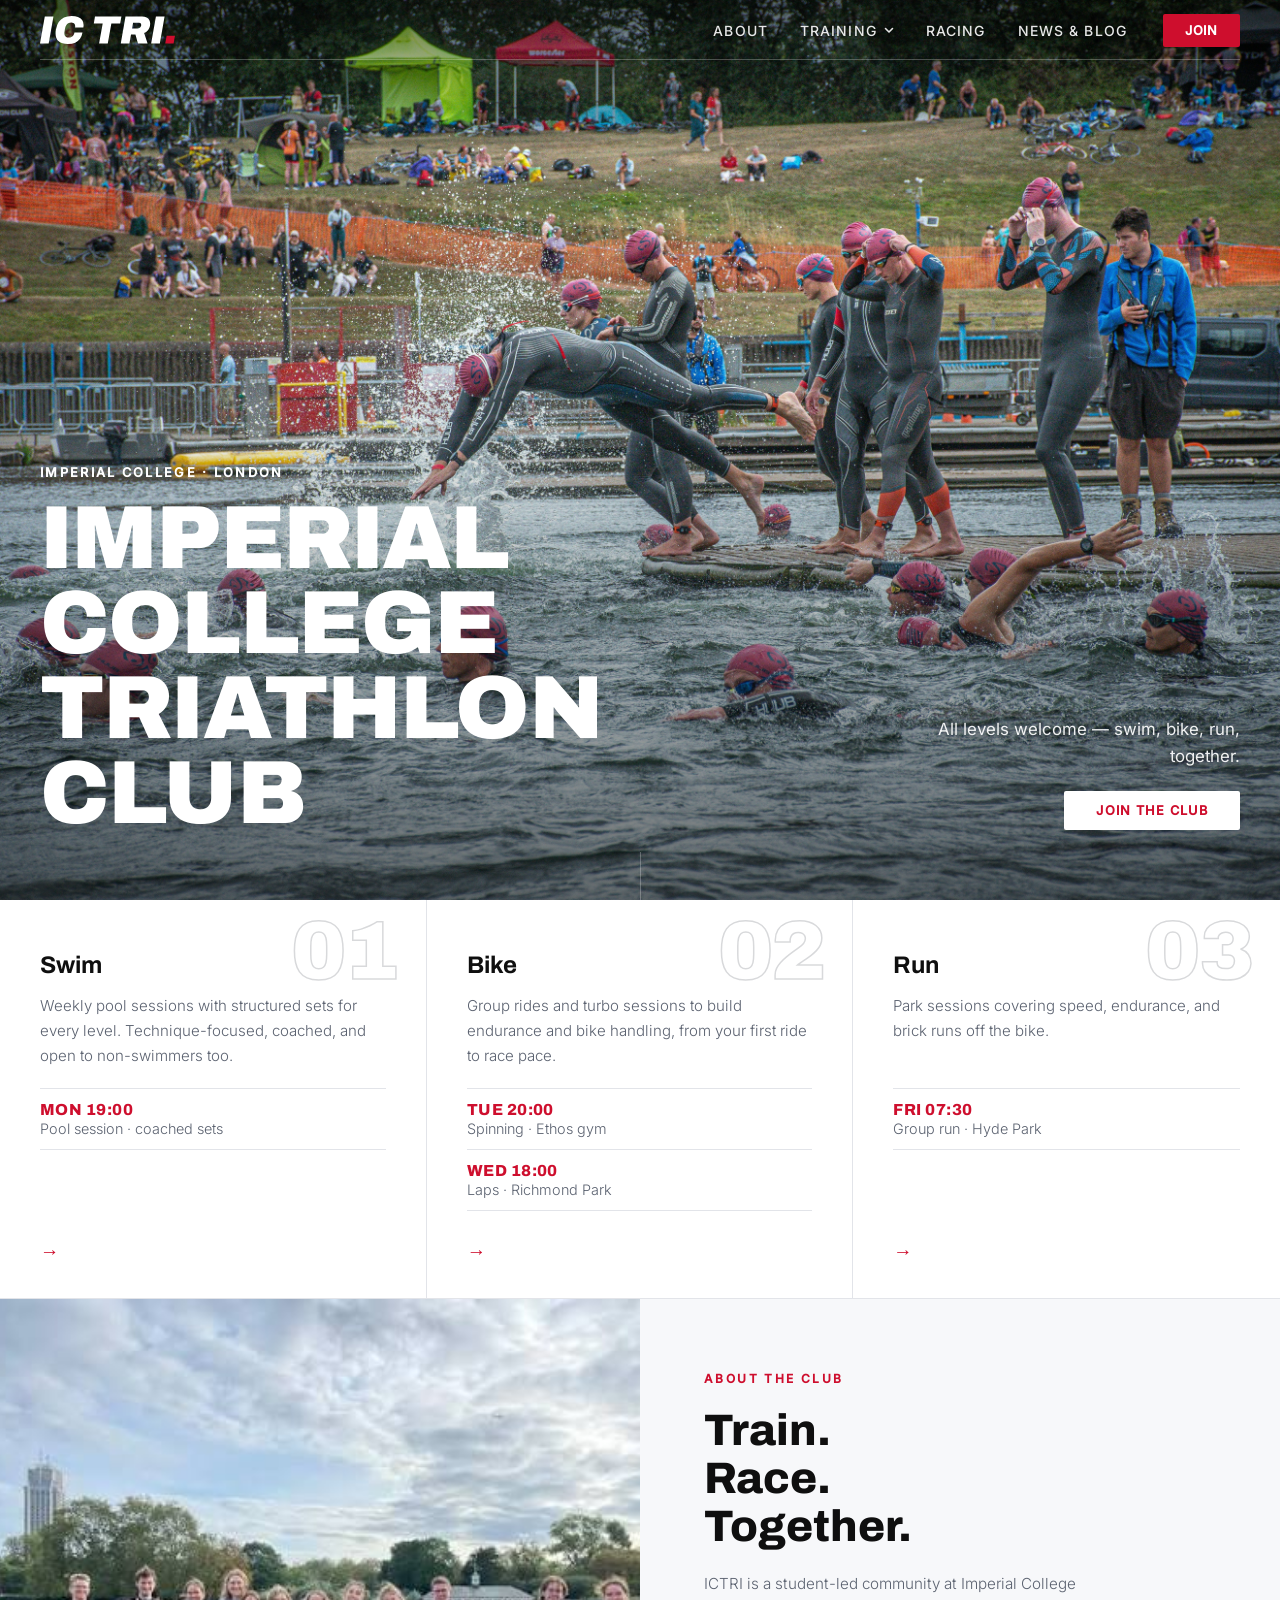
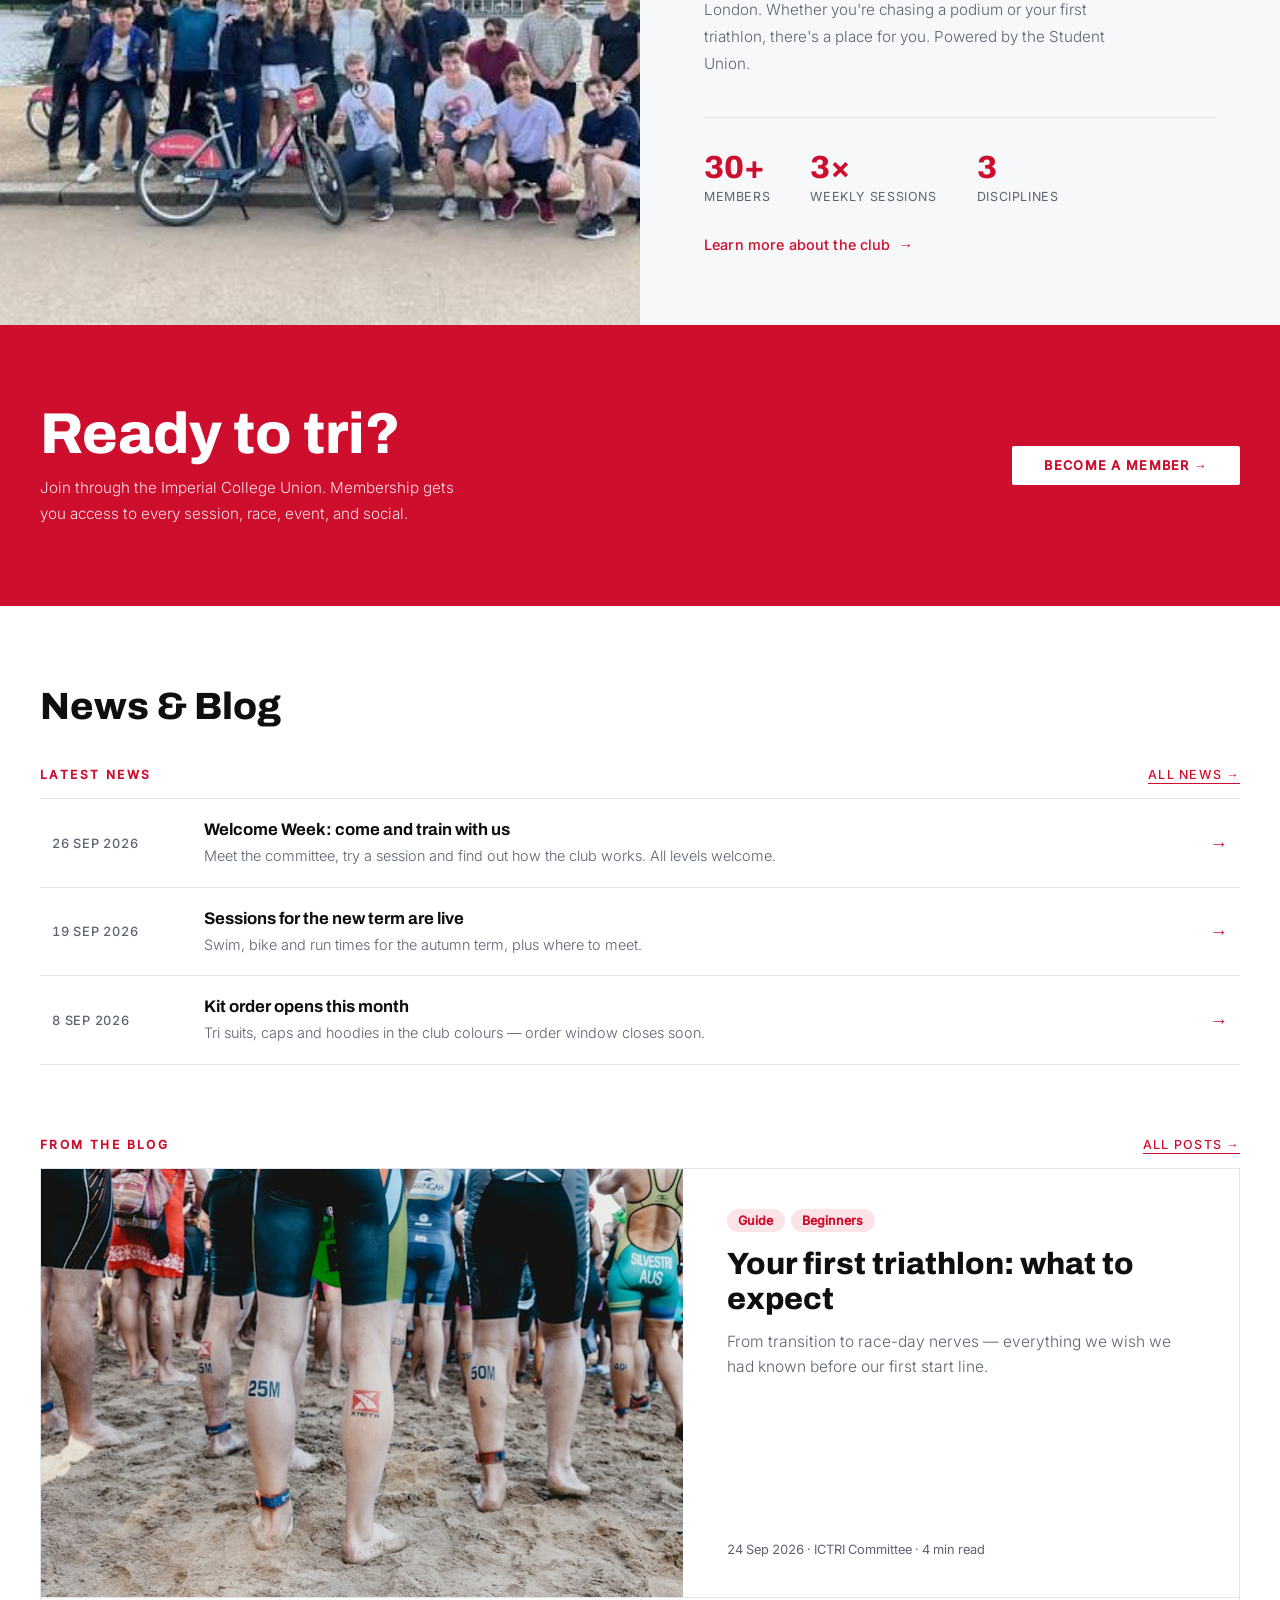
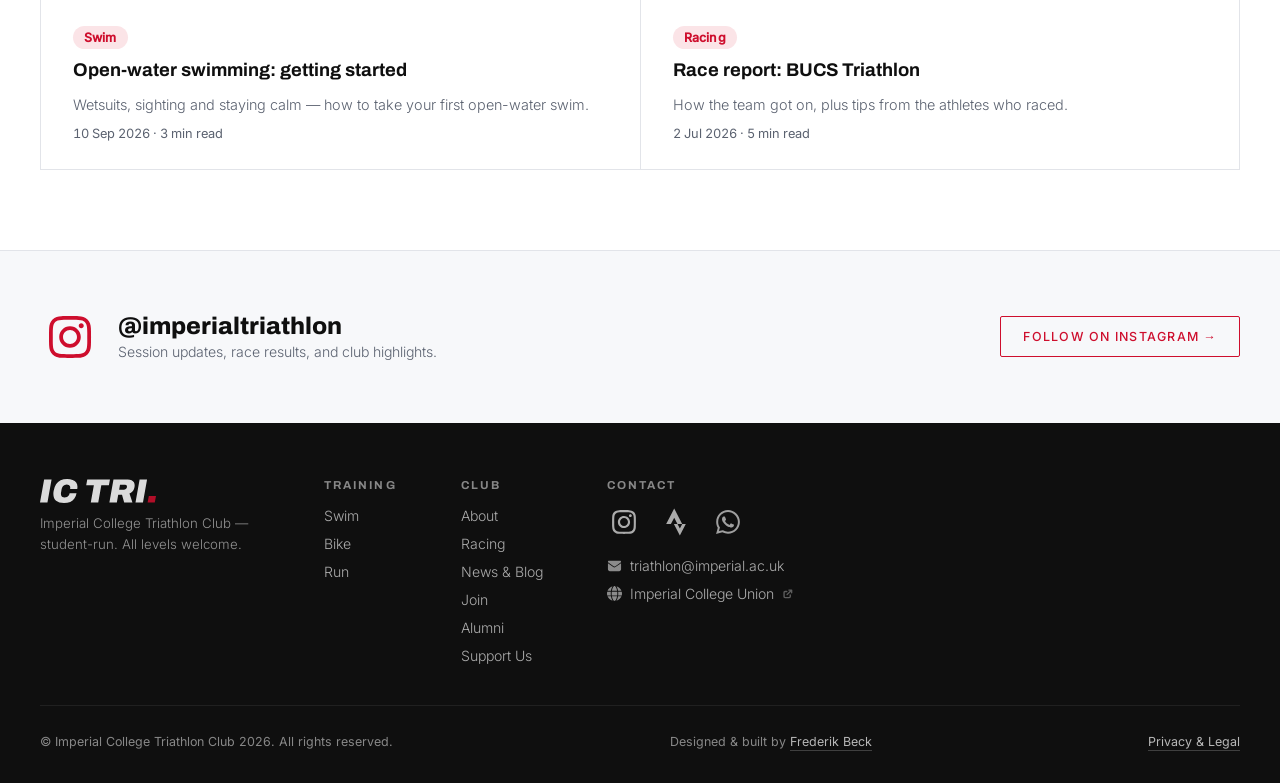
<file: index.html>
<!DOCTYPE html>
<html lang="en">
<head>
<meta charset="UTF-8">
<meta name="viewport" content="width=device-width, initial-scale=1.0">
<title>Imperial College Triathlon Club</title>

<!-- Favicon -->
<!-- Prototyp: nicht in Suchmaschinen aufnehmen. Vor dem Launch entfernen. -->
<meta name="robots" content="noindex, nofollow">
<link rel="icon" href="favicon.ico">

<!-- Open Graph -->
<meta property="og:site_name" content="Imperial College Triathlon Club">
<meta name="description" content="Imperial College Triathlon Club — student-run swim, bike, and run training in London. Weekly sessions, races, and socials for all levels, backed by Imperial College Union.">
<meta property="og:title" content="Imperial College Triathlon Club">
<meta property="og:description" content="Imperial College Triathlon Club — swim, bike, run in London.">
<meta property="og:url" content="https://iccycling.github.io/tri/">
<meta property="og:type" content="website">
<meta name="twitter:card" content="summary_large_image">

<link rel="stylesheet" href="main.css">

<!-- Fonts: selbst gehostet. IC Tri nutzt Archivo (Display) + Inter (Text); @font-face liegt in main.css -->
<link rel="preload" href="fonts/archivo-900.woff2" as="font" type="font/woff2" crossorigin>
<link rel="preload" href="fonts/inter-400.woff2" as="font" type="font/woff2" crossorigin>

<!-- ============================================================
     TRI-SPEZIFISCH: nur Identität (Akzentfarbe + Display-Schrift).
     Alles andere kommt aus main.css.
     ============================================================ -->
<style>
  :root {
    --blue:     #CE0E2D;   /* Ironman-inspiriertes Rot als Akzent */
    --blue-mid: #A80B24;   /* Hover */
    --blue-lt:  #FBE4E7;   /* helle Tint-Fläche (Tag-Pills) */

    --font-display:   'Archivo', sans-serif;
    --hero-weight:    900;
    --hero-transform: uppercase;
  }
</style>
</head>
<body>

<!-- HERO -->
<section class="hero">
  <!-- NAV -->
  <nav>
    <a href="index.html" class="nav-logo">
      <img src="images/ictri-archivo.svg" alt="ICTRI">
    </a>
    <ul class="nav-links">
      <li><a href="club.html">About</a></li>
      <li class="has-dropdown">
        <button type="button" class="nav-dd-trigger" aria-haspopup="true" aria-expanded="false" aria-controls="nav-train-menu">Training<svg width="10" height="10" viewBox="0 0 10 10" aria-hidden="true"><path d="M1.5 3.5 5 7l3.5-3.5" fill="none" stroke="currentColor" stroke-width="1.6" stroke-linecap="round" stroke-linejoin="round"/></svg></button>
        <ul class="nav-dropdown" id="nav-train-menu">
          <li><a href="swim.html">Swim</a></li>
          <li><a href="bike.html">Bike</a></li>
          <li><a href="run.html">Run</a></li>
        </ul>
      </li>
      <li><a href="racing.html">Racing</a></li>
      <li><a href="index.html#news">News & Blog</a></li>
    </ul>
    <a href="club.html#join" class="nav-cta">Join</a>
    <button class="nav-hamburger" aria-label="Menu">
      <span></span><span></span><span></span>
    </button>
  </nav>
  <div class="nav-drawer">
    <ul>
      <li><a href="club.html">About</a></li>
      <li class="drawer-group">
        <span class="drawer-group-label">Training</span>
        <ul class="drawer-sub">
          <li><a href="swim.html">Swim</a></li>
          <li><a href="bike.html">Bike</a></li>
          <li><a href="run.html">Run</a></li>
        </ul>
      </li>
      <li><a href="racing.html">Racing</a></li>
      <li><a href="index.html#news">News & Blog</a></li>
    </ul>
    <a href="club.html#join" class="drawer-cta">Join the Club</a>
  </div>

  <!-- TODO: Hero-Bild manuell ersetzen -->
  <img class="hero-img" src="images/YOUR-TRI-PHOTO.jpg" alt="ICTRI Racing" style="object-position: center 50%;">
  <div class="hero-overlay"></div>
  <div class="hero-content">
    <div class="hero-text">
      <div class="hero-eyebrow">Imperial College · London</div>
      <h1 class="hero-title">
        Imperial<br>College<br>Triathlon<br>Club
      </h1>
    </div>
    <div class="hero-right">
      <p class="hero-desc">
        All levels welcome — swim, bike, run, together.
      </p>
      <a href="club.html#join" class="btn-white">Join the Club</a>
    </div>
  </div>
  <div class="hero-scroll-line"></div>
</section>


<!-- DISCIPLINES -->
<!-- TODO: Zeiten/Orte prüfen — Bike (Ethos, Richmond Park) und Run (Hyde Park) stammen von dir; Swim-Zeit und Run-Zeit sind Platzhalter -->
<div class="disciplines disciplines--numbered" id="train">
  <a class="disc-item" href="swim.html">
    <div class="disc-number">01</div>
    <div class="disc-title">Swim</div>
    <p class="disc-desc">Weekly pool sessions with structured sets for every level. Technique-focused, coached, and open to non-swimmers too.</p>
    <ul class="disc-sessions">
      <li><span class="sess-when">Mon 19:00</span><span class="sess-what">Pool session · coached sets</span></li>
    </ul>
    <span class="disc-arrow" aria-hidden="true"></span>
  </a>
  <a class="disc-item" href="bike.html">
    <div class="disc-number">02</div>
    <div class="disc-title">Bike</div>
    <p class="disc-desc">Group rides and turbo sessions to build endurance and bike handling, from your first ride to race pace.</p>
    <ul class="disc-sessions">
      <li><span class="sess-when">Tue 20:00</span><span class="sess-what">Spinning · Ethos gym</span></li>
      <li><span class="sess-when">Wed 18:00</span><span class="sess-what">Laps · Richmond Park</span></li>
    </ul>
    <span class="disc-arrow" aria-hidden="true"></span>
  </a>
  <a class="disc-item" href="run.html">
    <div class="disc-number">03</div>
    <div class="disc-title">Run</div>
    <p class="disc-desc">Park sessions covering speed, endurance, and brick runs off the bike.</p>
    <ul class="disc-sessions">
      <li><span class="sess-when">Fri 07:30</span><span class="sess-what">Group run · Hyde Park</span></li>
    </ul>
    <span class="disc-arrow" aria-hidden="true"></span>
  </a>
</div>


<!-- ABOUT -->
<section class="about" id="about">
  <div class="about-image-wrap">
    <img src="images/4alt.jpg" alt="ICTRI Group Session">
  </div>
  <div class="about-content">
    <span class="label">About the Club</span>
    <h2>Train.<br>Race.<br>Together.</h2>
    <p>ICTRI is a student-led community at Imperial College London. Whether you're chasing a podium or your first triathlon, there's a place for you. Powered by the Student Union.</p>
    <div class="stats">
      <div>
        <div class="stat-n">30+</div>
        <div class="stat-l">Members</div>
      </div>
      <div>
        <div class="stat-n">3×</div>
        <div class="stat-l">Weekly sessions</div>
      </div>
      <div>
        <div class="stat-n">3</div>
        <div class="stat-l">Disciplines</div>
      </div>
    </div>
    <a href="club.html" class="arrow-link">Learn more about the club</a>
  </div>
</section>


<!-- JOIN -->
<section class="join" id="join">
  <div>
    <h2>Ready to tri?</h2>
    <p>Join through the Imperial College Union. Membership gets you access to every session, race, event, and social.</p>
  </div>
  <a href="club.html#join" class="btn-white">Become a Member →</a>
</section>


<!-- NEWS + BLOG -->
<!-- Platzhalter-Inhalte (statisch). Später: aus Hugo/Feed befüllen — Felder: Datum, Titel, Summary, Bild, Bildausschnitt (--focus), Tags, Autor, Lesezeit -->
<section class="news" id="news">
  <div class="section-header">
    <h2>News & Blog</h2>
  </div>

  <!-- News -->
  <div class="nb2-sub">
    <span class="label">Latest news</span>
    <a href="#" class="text-link">All news →</a>
  </div>
  <ul class="nb2-news">
    <li>
      <a href="#" class="nb2-news-row">
        <time class="nb2-news-date" datetime="2026-09-26">26 Sep 2026</time>
        <span>
          <span class="nb2-news-title">Welcome Week: come and train with us</span>
          <span class="nb2-news-summary">Meet the committee, try a session and find out how the club works. All levels welcome.</span>
        </span>
        <span class="nb2-arrow" aria-hidden="true">→</span>
      </a>
    </li>
    <li>
      <a href="#" class="nb2-news-row">
        <time class="nb2-news-date" datetime="2026-09-19">19 Sep 2026</time>
        <span>
          <span class="nb2-news-title">Sessions for the new term are live</span>
          <span class="nb2-news-summary">Swim, bike and run times for the autumn term, plus where to meet.</span>
        </span>
        <span class="nb2-arrow" aria-hidden="true">→</span>
      </a>
    </li>
    <li>
      <a href="#" class="nb2-news-row">
        <time class="nb2-news-date" datetime="2026-09-08">8 Sep 2026</time>
        <span>
          <span class="nb2-news-title">Kit order opens this month</span>
          <span class="nb2-news-summary">Tri suits, caps and hoodies in the club colours — order window closes soon.</span>
        </span>
        <span class="nb2-arrow" aria-hidden="true">→</span>
      </a>
    </li>
  </ul>

  <!-- Blog -->
  <div class="nb2-sub nb2-sub--blog">
    <span class="label">From the blog</span>
    <a href="#" class="text-link">All posts →</a>
  </div>
  <div class="nb2-blog">
    <!-- Hochformat-Foto? Klasse nb2-card--portrait ergänzen (wird per JS automatisch erkannt). Ausschnitt: --focus -->
    <a href="#" class="nb2-card nb2-card--featured">
      <div class="nb2-media">
        <img src="images/tri-example.jpg" alt="Athletes at a triathlon start" style="--focus: 50% 50%">
      </div>
      <div class="nb2-body">
        <div class="tag-row"><span class="tag-pill">Guide</span><span class="tag-pill">Beginners</span></div>
        <h3 class="nb2-title">Your first triathlon: what to expect</h3>
        <p class="nb2-excerpt">From transition to race-day nerves — everything we wish we had known before our first start line.</p>
        <div class="nb2-byline">24 Sep 2026 · ICTRI Committee · 4 min read</div>
      </div>
    </a>
    <a href="#" class="nb2-card">
      <div class="nb2-body">
        <div class="tag-row"><span class="tag-pill">Swim</span></div>
        <h3 class="nb2-title">Open-water swimming: getting started</h3>
        <p class="nb2-excerpt">Wetsuits, sighting and staying calm — how to take your first open-water swim.</p>
        <div class="nb2-byline">10 Sep 2026 · 3 min read</div>
      </div>
    </a>
    <a href="#" class="nb2-card">
      <div class="nb2-body">
        <div class="tag-row"><span class="tag-pill">Racing</span></div>
        <h3 class="nb2-title">Race report: BUCS Triathlon</h3>
        <p class="nb2-excerpt">How the team got on, plus tips from the athletes who raced.</p>
        <div class="nb2-byline">2 Jul 2026 · 5 min read</div>
      </div>
    </a>
  </div>
  <a href="#" class="arrow-link nb2-more">All posts</a>
</section>


<!-- INSTAGRAM -->
<div class="instagram instagram--cta">
  <svg class="ig-icon" width="60" height="60" aria-hidden="true" xmlns="http://www.w3.org/2000/svg" viewBox="0 0 640 640"><path d="M320.3 205C256.8 204.8 205.2 256.2 205 319.7C204.8 383.2 256.2 434.8 319.7 435C383.2 435.2 434.8 383.8 435 320.3C435.2 256.8 383.8 205.2 320.3 205zM319.7 245.4C360.9 245.2 394.4 278.5 394.6 319.7C394.8 360.9 361.5 394.4 320.3 394.6C279.1 394.8 245.6 361.5 245.4 320.3C245.2 279.1 278.5 245.6 319.7 245.4zM413.1 200.3C413.1 185.5 425.1 173.5 439.9 173.5C454.7 173.5 466.7 185.5 466.7 200.3C466.7 215.1 454.7 227.1 439.9 227.1C425.1 227.1 413.1 215.1 413.1 200.3zM542.8 227.5C541.1 191.6 532.9 159.8 506.6 133.6C480.4 107.4 448.6 99.2 412.7 97.4C375.7 95.3 264.8 95.3 227.8 97.4C192 99.1 160.2 107.3 133.9 133.5C107.6 159.7 99.5 191.5 97.7 227.4C95.6 264.4 95.6 375.3 97.7 412.3C99.4 448.2 107.6 480 133.9 506.2C160.2 532.4 191.9 540.6 227.8 542.4C264.8 544.5 375.7 544.5 412.7 542.4C448.6 540.7 480.4 532.5 506.6 506.2C532.8 480 541 448.2 542.8 412.3C544.9 375.3 544.9 264.5 542.8 227.5zM495 452C487.2 471.6 472.1 486.7 452.4 494.6C422.9 506.3 352.9 503.6 320.3 503.6C287.7 503.6 217.6 506.2 188.2 494.6C168.6 486.8 153.5 471.7 145.6 452C133.9 422.5 136.6 352.5 136.6 319.9C136.6 287.3 134 217.2 145.6 187.8C153.4 168.2 168.5 153.1 188.2 145.2C217.7 133.5 287.7 136.2 320.3 136.2C352.9 136.2 423 133.6 452.4 145.2C472 153 487.1 168.1 495 187.8C506.7 217.3 504 287.3 504 319.9C504 352.5 506.7 422.6 495 452z"/></svg>
  <div>
    <div class="ig-handle">@imperialtriathlon</div>
    <div class="ig-sub">Session updates, race results, and club highlights.</div>
  </div>
  <a href="https://www.instagram.com/imperialtriathlon" target="_blank" rel="noopener" class="text-link">Follow on Instagram →</a>
</div>


<!-- FOOTER -->
<footer>
  <div class="footer-top">
    <div>
      <div class="footer-brand-name">
        <img src="images/ictri-archivo.svg" alt="ICTRI" style="height:24px; width:auto; opacity:0.85;">
      </div>
      <p class="footer-tagline">Imperial College Triathlon Club — student-run. All levels welcome.</p>
    </div>
    <div class="footer-col">
      <h4>Training</h4>
      <ul>
        <li><a href="swim.html">Swim</a></li>
        <li><a href="bike.html">Bike</a></li>
        <li><a href="run.html">Run</a></li>
      </ul>
    </div>
    <div class="footer-col">
      <h4>Club</h4>
      <ul>
        <li><a href="club.html">About</a></li>
        <li><a href="racing.html">Racing</a></li>
        <li><a href="index.html#news">News & Blog</a></li>
        <li><a href="club.html#join">Join</a></li>
        <li><a href="club.html#alumni">Alumni</a></li>
        <li><a href="club.html#support">Support Us</a></li>
      </ul>
    </div>
    <div class="footer-col">
      <h4>Contact</h4>
      <div class="footer-social">
        <a href="https://www.instagram.com/ictriathlon" target="_blank" rel="noopener" aria-label="Instagram" title="Instagram">
          <svg xmlns="http://www.w3.org/2000/svg" viewBox="0 0 640 640"><path d="M320.3 205C256.8 204.8 205.2 256.2 205 319.7C204.8 383.2 256.2 434.8 319.7 435C383.2 435.2 434.8 383.8 435 320.3C435.2 256.8 383.8 205.2 320.3 205zM319.7 245.4C360.9 245.2 394.4 278.5 394.6 319.7C394.8 360.9 361.5 394.4 320.3 394.6C279.1 394.8 245.6 361.5 245.4 320.3C245.2 279.1 278.5 245.6 319.7 245.4zM413.1 200.3C413.1 185.5 425.1 173.5 439.9 173.5C454.7 173.5 466.7 185.5 466.7 200.3C466.7 215.1 454.7 227.1 439.9 227.1C425.1 227.1 413.1 215.1 413.1 200.3zM542.8 227.5C541.1 191.6 532.9 159.8 506.6 133.6C480.4 107.4 448.6 99.2 412.7 97.4C375.7 95.3 264.8 95.3 227.8 97.4C192 99.1 160.2 107.3 133.9 133.5C107.6 159.7 99.5 191.5 97.7 227.4C95.6 264.4 95.6 375.3 97.7 412.3C99.4 448.2 107.6 480 133.9 506.2C160.2 532.4 191.9 540.6 227.8 542.4C264.8 544.5 375.7 544.5 412.7 542.4C448.6 540.7 480.4 532.5 506.6 506.2C532.8 480 541 448.2 542.8 412.3C544.9 375.3 544.9 264.5 542.8 227.5zM495 452C487.2 471.6 472.1 486.7 452.4 494.6C422.9 506.3 352.9 503.6 320.3 503.6C287.7 503.6 217.6 506.2 188.2 494.6C168.6 486.8 153.5 471.7 145.6 452C133.9 422.5 136.6 352.5 136.6 319.9C136.6 287.3 134 217.2 145.6 187.8C153.4 168.2 168.5 153.1 188.2 145.2C217.7 133.5 287.7 136.2 320.3 136.2C352.9 136.2 423 133.6 452.4 145.2C472 153 487.1 168.1 495 187.8C506.7 217.3 504 287.3 504 319.9C504 352.5 506.7 422.6 495 452z"/></svg>
        </a>
        <a href="#" target="_blank" rel="noopener" aria-label="Strava" title="Strava">
          <svg xmlns="http://www.w3.org/2000/svg" viewBox="0 0 640 640"><path d="M286.4 64L135 356L224.2 356L286.4 239.9L348.1 356L436.6 356L286.4 64zM436.6 356L392.7 444.2L348.1 356L280.5 356L392.7 576L504.2 356L436.6 356z"/></svg>
        </a>
        <button type="button" class="footer-social-btn" data-wa-trigger aria-label="WhatsApp" title="WhatsApp">
          <svg xmlns="http://www.w3.org/2000/svg" viewBox="0 0 640 640"><path d="M476.9 161.1C435 119.1 379.2 96 319.9 96C197.5 96 97.9 195.6 97.9 318C97.9 357.1 108.1 395.3 127.5 429L96 544L213.7 513.1C246.1 530.8 282.6 540.1 319.8 540.1L319.9 540.1C442.2 540.1 544 440.5 544 318.1C544 258.8 518.8 203.1 476.9 161.1zM319.9 502.7C286.7 502.7 254.2 493.8 225.9 477L219.2 473L149.4 491.3L168 423.2L163.6 416.2C145.1 386.8 135.4 352.9 135.4 318C135.4 216.3 218.2 133.5 320 133.5C369.3 133.5 415.6 152.7 450.4 187.6C485.2 222.5 506.6 268.8 506.5 318.1C506.5 419.9 421.6 502.7 319.9 502.7zM421.1 364.5C415.6 361.7 388.3 348.3 383.2 346.5C378.1 344.6 374.4 343.7 370.7 349.3C367 354.9 356.4 367.3 353.1 371.1C349.9 374.8 346.6 375.3 341.1 372.5C308.5 356.2 287.1 343.4 265.6 306.5C259.9 296.7 271.3 297.4 281.9 276.2C283.7 272.5 282.8 269.3 281.4 266.5C280 263.7 268.9 236.4 264.3 225.3C259.8 214.5 255.2 216 251.8 215.8C248.6 215.6 244.9 215.6 241.2 215.6C237.5 215.6 231.5 217 226.4 222.5C221.3 228.1 207 241.5 207 268.8C207 296.1 226.9 322.5 229.6 326.2C232.4 329.9 268.7 385.9 324.4 410C359.6 425.2 373.4 426.5 391 423.9C401.7 422.3 423.8 410.5 428.4 397.5C433 384.5 433 373.4 431.6 371.1C430.3 368.6 426.6 367.2 421.1 364.5z"/></svg>
        </button>
      </div>
      <ul>
        <li>
          <a href="mailto:triathlon@imperial.ac.uk" class="footer-contact-line">
            <svg class="line-icon" viewBox="0 0 512 512"><path d="M64 96C46.3 96 32 110.3 32 128C32 138.7 37.3 148.7 46.1 154.8L237.9 288.6C248.7 296.2 263.3 296.2 274.1 288.6L465.9 154.8C474.7 148.7 480 138.7 480 128C480 110.3 465.7 96 448 96L64 96zM32 176L32 384C32 419.3 60.7 448 96 448L416 448C451.3 448 480 419.3 480 384L480 176L288.3 310.8C265.8 326.6 235.9 326.6 213.5 310.8L32 176z"/></svg>
            triathlon@imperial.ac.uk
          </a>
        </li>
        <li>
          <a href="https://www.imperialcollegeunion.org/activities/a-to-z/" target="_blank" rel="noopener" class="footer-contact-line">
            <svg class="line-icon" viewBox="0 0 512 512"><path d="M352 256c0 22.2-1.2 43.6-3.3 64H163.3c-2.1-20.4-3.3-41.8-3.3-64s1.2-43.6 3.3-64H348.7c2.1 20.4 3.3 41.8 3.3 64zm28.8-64H503.9c5.3 20.5 8.1 41.9 8.1 64s-2.8 43.5-8.1 64H380.8c2.1-20.6 3.2-42 3.2-64s-1.1-43.4-3.2-64zm112.6-32H376.7c-10-63.9-29.8-117.4-55.3-151.6c78.3 20.7 142 77.5 171.9 151.6zm-149.1 0H167.7c6.1-36.4 15.5-68.6 27-94.7c10.5-23.6 22.2-40.7 33.5-51.5C239.4 3.2 248.7 0 256 0s16.6 3.2 27.8 13.8c11.3 10.8 23 27.9 33.5 51.5c11.6 26 20.9 58.2 27 94.7zm-209 0H18.6C48.6 85.9 112.2 29.1 190.6 8.4C165.1 42.6 145.3 96.1 135.3 160zM8.1 192H131.2c-2.1 20.6-3.2 42-3.2 64s1.1 43.4 3.2 64H8.1C2.8 299.5 0 278.1 0 256s2.8-43.5 8.1-64zM194.7 446.6c-11.6-26-20.9-58.2-27-94.6H344.3c-6.1 36.4-15.5 68.6-27 94.6c-10.5 23.6-22.2 40.7-33.5 51.5C272.6 508.8 263.3 512 256 512s-16.6-3.2-27.8-13.8c-11.3-10.8-23-27.9-33.5-51.6zM135.3 352c10 63.9 29.8 117.4 55.3 151.6C112.2 482.9 48.6 426.1 18.6 352H135.3zm358.1 0c-30 74.1-93.6 130.9-171.9 151.6c25.5-34.2 45.2-87.7 55.2-151.6H493.4z"/></svg>
            Imperial College Union
            <svg class="ext-icon" viewBox="0 0 512 512"><path d="M320 64C302.3 64 288 78.3 288 96C288 113.7 302.3 128 320 128L370.7 128L212.3 286.3C199.8 298.8 199.8 319.1 212.3 331.6C224.8 344.1 245.1 344.1 257.6 331.6L416 173.3L416 224C416 241.7 430.3 256 448 256C465.7 256 480 241.7 480 224L480 96C480 78.3 465.7 64 448 64L320 64zM144 128C99.8 128 64 163.8 64 208L64 400C64 444.2 99.8 480 144 480L336 480C380.2 480 416 444.2 416 400L416 320C416 302.3 401.7 288 384 288C366.3 288 352 302.3 352 320L352 400C352 408.8 344.8 416 336 416L144 416C135.2 416 128 408.8 128 400L128 208C128 199.2 135.2 192 144 192L224 192C241.7 192 256 177.7 256 160C256 142.3 241.7 128 224 128L144 128z"/></svg>
          </a>
        </li>
      </ul>
    </div>
  </div>
  <div class="footer-bottom">
    <span>© Imperial College Triathlon Club 2026. All rights reserved.</span>
    <span>Designed &amp; built by <a href="https://iccycling.github.io/iccc-hub/authors/frederik-beck/">Frederik Beck</a></span>
    <a href="privacy.html">Privacy &amp; Legal</a>
  </div>

  <div class="wa-modal-overlay" id="waOverlay">
    <div class="wa-modal">
      <p>WhatsApp group for members only.<br>Get in contact if you want to be added.</p>
      <button class="wa-modal-close" data-wa-close>Got it</button>
    </div>
  </div>
</footer>

<script src="main.js"></script>
</body>
</html>
</file>
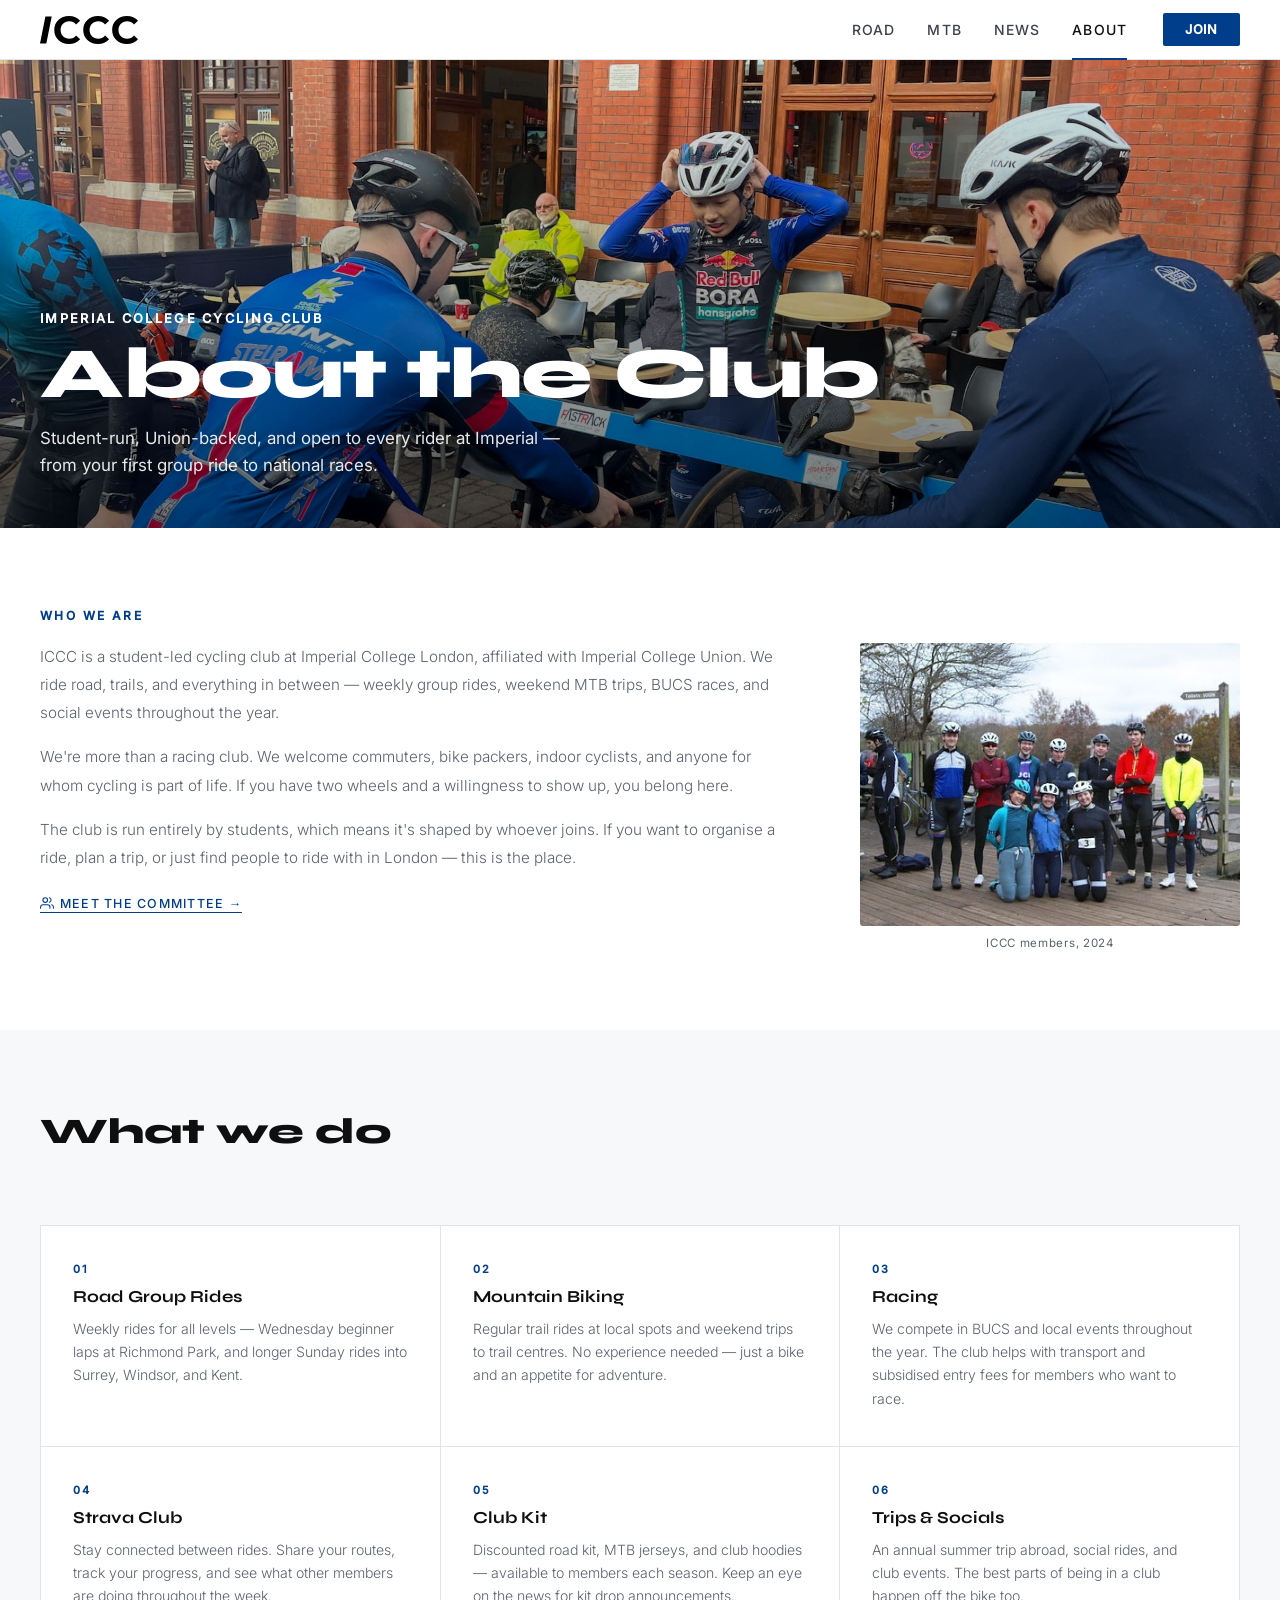
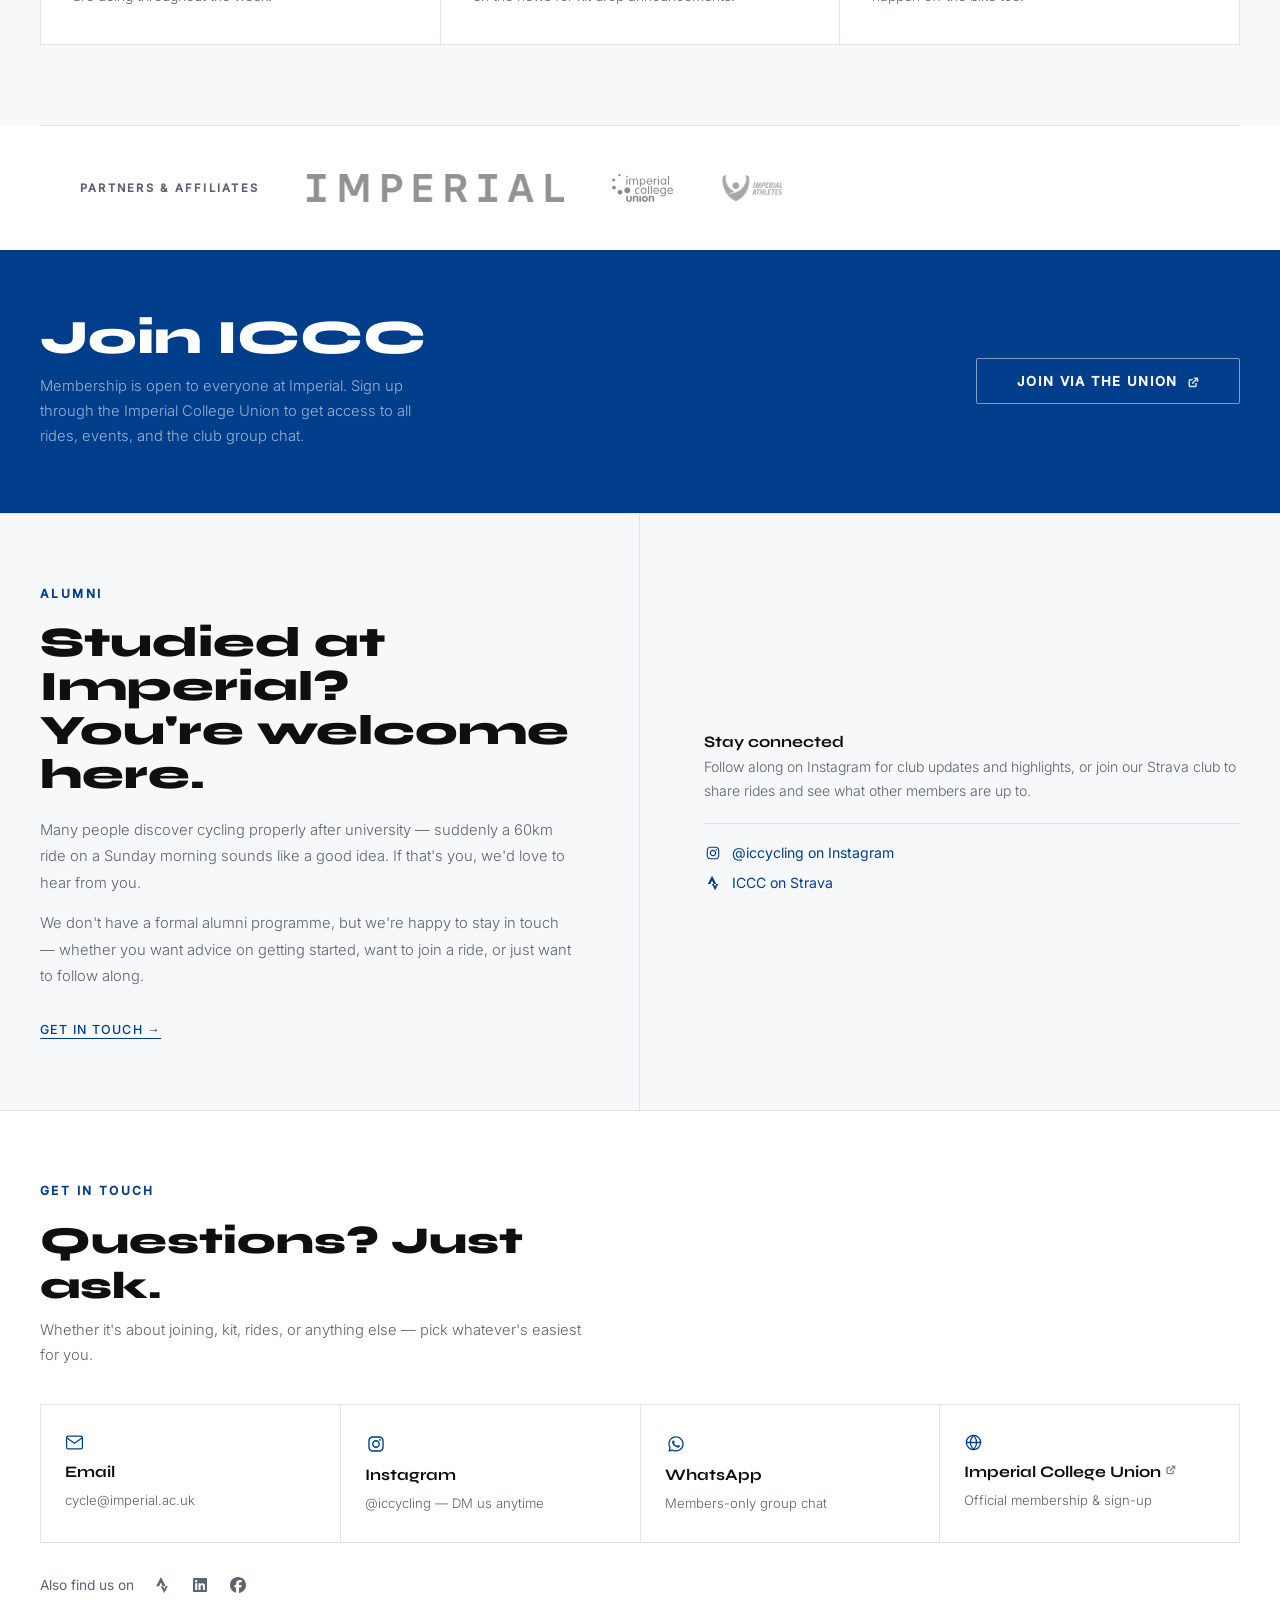
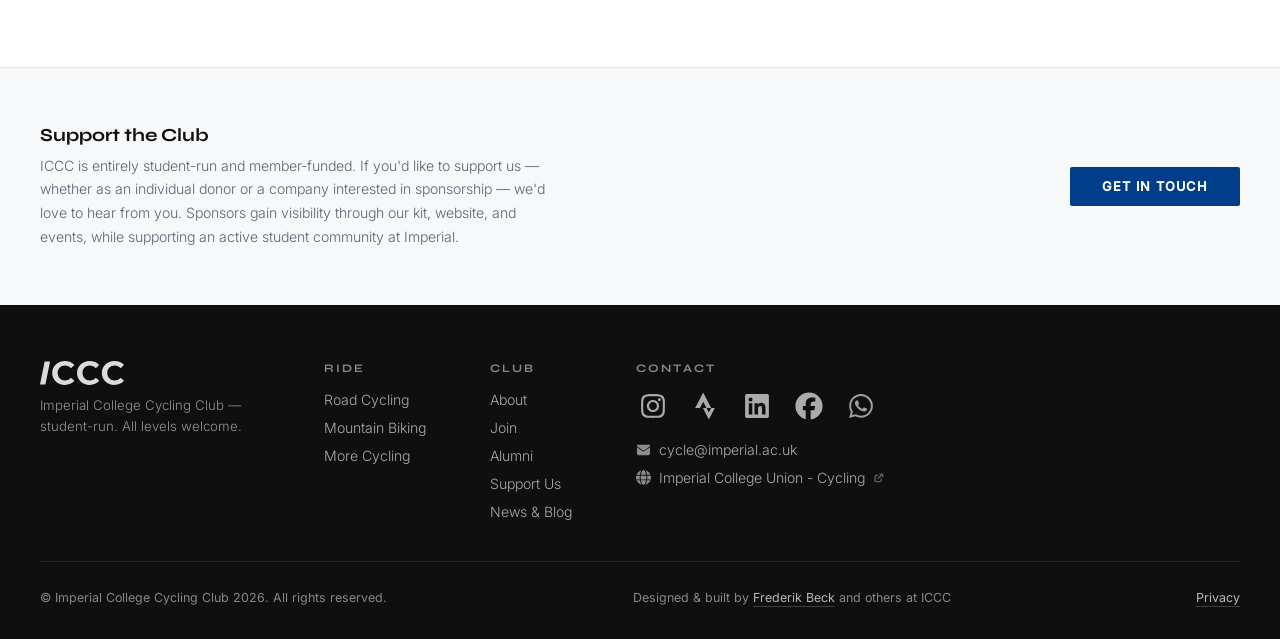
<file: club.html>
<!DOCTYPE html>
<html lang="en">
<head>
<meta charset="UTF-8">
<meta name="viewport" content="width=device-width, initial-scale=1.0">
<title>About — Imperial College Cycling Club</title>
<!-- Favicon -->
<link rel="icon" href="/favicon.ico">

<!-- Fonts -->
<link rel="preload" href="/fonts/syne-700.woff2" as="font" type="font/woff2" crossorigin>
<link rel="preload" href="/fonts/inter-400.woff2" as="font" type="font/woff2" crossorigin>

<!-- Open Graph -->
<meta property="og:site_name" content="Imperial College Cycling Club">
<meta name="description" content="Meet Imperial College Cycling Club — a student-run, Union-backed community open to every rider at Imperial, from your first group ride to national competition.">
<meta property="og:title" content="About - Imperial College Cycling Club">
<meta property="og:description" content="Imperial College Cycling Club — road, gravel, and mountain biking in London.">
<meta property="og:url" content="https://iccycling.github.io/club.html">
<meta property="og:type" content="website">
<meta property="og:image" content="https://iccycling.github.io/og-image.jpg">
<meta property="og:image:width" content="1200">
<meta property="og:image:height" content="630">
<meta name="twitter:card" content="summary_large_image">
<meta name="twitter:image" content="https://iccycling.github.io/og-image.jpg">


<link rel="stylesheet" href="main.css">
<style>

  /* ── WHO WE ARE ── */
  .who-grid {
    display: grid;
    grid-template-columns: 1fr 380px;
    gap: 64px;
    align-items: start;
  }
  .who-text p {
    font-size: 0.95rem; font-weight: 300; line-height: 1.85;
    color: var(--gray); margin-bottom: 16px;
  }
  .who-text p:last-child { margin-bottom: 0; }
  .who-text strong { font-weight: 500; color: var(--black); }

  /* Small group photo — constrained so low-res doesn't show */
  .group-photo-wrap {
    position: relative;
  }
  .group-photo-wrap img {
    width: 100%;
    border-radius: 3px;
    display: block;
    /* Slight desaturation makes lower-res photos look intentional */
    filter: saturate(0.92);
  }
  .group-photo-caption {
    margin-top: 10px;
    font-size: 0.72rem; font-weight: 400; letter-spacing: 0.06em;
    color: var(--gray); text-align: center;
  }

  /* ── WHAT WE DO ── */
  .activities-grid {
    display: grid;
    grid-template-columns: repeat(3, 1fr);
    gap: 1px; background: var(--border);
    border: 1px solid var(--border);
  }
  .activity-card {
    background: var(--white);
    padding: 36px 32px;
    display: flex; flex-direction: column; gap: 10px;
  }
  .activity-number {
    font-size: 0.68rem; font-weight: 600; letter-spacing: 0.18em;
    text-transform: uppercase; color: var(--blue);
  }
  .activity-title {
    font-family: 'Syne', sans-serif;
    font-weight: 700; font-size: 1.05rem; color: var(--black);
  }
  .activity-desc {
    font-size: 0.88rem; font-weight: 300; line-height: 1.65;
    color: var(--gray);
  }

  /* ── PARTNERS ── */
  .partners-row {
    display: flex; align-items: center;
    gap: 48px; flex-wrap: wrap;
    padding: 48px 40px;
    border-top: 1px solid var(--border);
  }
  .partners-label {
    font-size: 0.7rem; font-weight: 600; letter-spacing: 0.2em;
    text-transform: uppercase; color: var(--gray);
    white-space: nowrap;
  }
  .partner-logo {
    height: 28px; width: auto;
    opacity: 0.45;
    filter: grayscale(1);
    transition: opacity 0.2s, filter 0.2s;
  }
  .partner-logo:hover { opacity: 0.85; filter: grayscale(0); }
  a.partner-link { display: flex; align-items: center; }

  /* ── JOIN ── */
  .join-card {
    background: var(--blue);
    padding: 64px 40px;
    display: flex; align-items: center;
    justify-content: space-between; gap: 40px; flex-wrap: wrap;
  }
  .join-card h2 {
    font-family: 'Syne', sans-serif;
    font-weight: 800; font-size: clamp(28px, 4vw, 48px);
    line-height: 1; color: var(--white);
  }
  .join-card p {
    font-size: 0.92rem; font-weight: 300; line-height: 1.7;
    color: rgba(255,255,255,0.6); margin-top: 12px; max-width: 380px;
  }

  /* ── ALUMNI ── */
  .alumni-section {
    background: var(--off);
    border-top: 1px solid var(--border);
  }
  .alumni-inner {
    display: grid;
    grid-template-columns: 1fr 1fr;
    gap: 0;
  }
  .alumni-text {
    padding: 72px 64px 72px 40px;
    border-right: 1px solid var(--border);
  }
  .alumni-text h2 {
    font-family: 'Syne', sans-serif;
    font-weight: 800; font-size: clamp(28px, 3.5vw, 42px);
    line-height: 1.05; color: var(--black); margin-bottom: 20px;
  }
  .alumni-text p {
    font-size: 0.92rem; font-weight: 300; line-height: 1.8;
    color: var(--gray); margin-bottom: 14px;
  }
  .alumni-text p:last-of-type { margin-bottom: 28px; }
  .alumni-contact {
    padding: 72px 40px 72px 64px;
    display: flex; flex-direction: column; justify-content: center; gap: 20px;
  }
  .alumni-contact h3 {
    font-family: 'Syne', sans-serif;
    font-weight: 700; font-size: 1rem; color: var(--black);
    margin-bottom: 4px;
  }
  .alumni-contact p {
    font-size: 0.88rem; font-weight: 300; line-height: 1.7; color: var(--gray);
  }
  .alumni-reach {
    display: flex; flex-direction: column; gap: 12px;
    padding-top: 20px; border-top: 1px solid var(--border);
  }
  .alumni-reach a {
    display: flex; align-items: center; gap: 10px;
    font-size: 0.88rem; font-weight: 400;
    color: var(--blue); text-decoration: none;
    transition: opacity 0.2s;
  }
  .alumni-reach a:hover { opacity: 0.7; }

  /* ── SUPPORT ── */
  .support-section {
    padding: 56px 40px;
    background: var(--off);
    border-top: 1px solid var(--border);
  }
  .support-inner {
    display: flex; align-items: center;
    justify-content: space-between; gap: 40px; flex-wrap: wrap;
  }
  .support-text {}
  .support-text h2 {
    font-family: 'Syne', sans-serif;
    font-weight: 700; font-size: 1.15rem; color: var(--black);
    margin-bottom: 8px;
  }
  .support-text p {
    font-size: 0.88rem; font-weight: 300; line-height: 1.7;
    color: var(--gray); max-width: 520px;
  }
  .support-links {
    display: flex; gap: 12px; flex-wrap: wrap; flex-shrink: 0;
  }

  /* ── CONTACT ── */
  .contact-section {
    padding: 72px 40px;
    border-top: 1px solid var(--border);
  }
  .contact-intro {
    max-width: 560px;
    margin-bottom: 36px;
  }
  .contact-intro h2 {
    font-family: 'Syne', sans-serif;
    font-weight: 800; font-size: clamp(26px, 3.2vw, 38px);
    color: var(--black); margin-bottom: 10px;
  }
  .contact-intro p {
    font-size: 0.92rem; font-weight: 300; line-height: 1.7;
    color: var(--gray);
  }
  .contact-grid {
    display: grid;
    grid-template-columns: repeat(4, 1fr);
    gap: 1px; background: var(--border);
    border: 1px solid var(--border);
    margin-bottom: 32px;
  }
  .contact-card {
    background: var(--white);
    padding: 28px 24px;
    display: flex; flex-direction: column; gap: 10px;
    text-decoration: none; text-align: left;
    border: none; cursor: pointer; font-family: inherit;
    transition: background 0.15s;
  }
  .contact-card:hover { background: var(--off); }
  .contact-card svg { width: 22px; height: 22px; fill: var(--blue); }
  .contact-card svg.icon-outline { width: 19px; height: 19px; fill: none; stroke: var(--blue); }
  .contact-card-title {
    font-family: 'Syne', sans-serif;
    font-weight: 700; font-size: 1rem; color: var(--black);
  }
  .contact-card-desc {
    font-size: 0.82rem; font-weight: 300; line-height: 1.5; color: var(--gray);
  }
  .contact-social-footer {
    display: flex; align-items: center; gap: 18px;
    font-size: 0.86rem; font-weight: 400; color: var(--gray);
  }
  .contact-social-footer a {
    display: inline-flex; color: var(--gray);
    transition: color 0.2s;
  }
  .contact-social-footer a:hover { color: var(--blue); }
  .contact-social-footer svg { width: 20px; height: 20px; fill: currentColor; }
  .inline-icon {
    width: 13px; height: 13px; flex-shrink: 0; fill: currentColor;
    vertical-align: -2px; margin-right: 5px; opacity: 0.85;
  }

  /* ── RESPONSIVE ── */
  @media (max-width: 860px) {
    .who-grid { grid-template-columns: 1fr; gap: 36px; }
    .group-photo-wrap { max-width: 360px; }
    .activities-grid { grid-template-columns: 1fr; }
    .alumni-inner { grid-template-columns: 1fr; }
    .alumni-text { padding: 48px 20px 32px; border-right: none; border-bottom: 1px solid var(--border); }
    .alumni-contact { padding: 32px 20px 48px; }
    .partners-row { padding: 36px 20px; gap: 28px; }
    .join-card { padding: 48px 20px; }
    .support-section { padding: 40px 20px; }
    .contact-section { padding: 48px 20px; }
    .contact-grid { grid-template-columns: 1fr 1fr; }
  }
  @media (max-width: 500px) {
    .contact-grid { grid-template-columns: 1fr; }
  }
</style>
</head>
<body>

<!-- NAV -->
<nav class="nav--static">
  <a href="index.html" class="nav-logo">
    <img src="images/ICCC.svg" alt="ICCC">
  </a>
  <ul class="nav-links">
    <li><a href="road.html">Road</a></li>
    <li><a href="offroad.html">MTB</a></li>
    <li><a href="index.html#news">News</a></li>
    <li><a href="club.html" class="active">About</a></li>
  </ul>
  <a href="club.html#join" class="nav-cta">Join</a>
  <button class="nav-hamburger" aria-label="Menu">
    <span></span><span></span><span></span>
  </button>
</nav>
<div class="nav-drawer">
  <ul>
    <li><a href="road.html">Road Cycling</a></li>
    <li><a href="offroad.html">Mountain Biking</a></li>
    <li><a href="other.html">More Cycling</a></li>
    <li><a href="index.html#news">News & Blog</a></li>
    <li><a href="club.html" class="active">About</a></li>
  </ul>
  <a href="club.html#join" class="drawer-cta">Join the Club</a>
</div>


<!-- PAGE HERO -->
<section class="page-hero">
    <img class="page-hero-bg" src="images/IMG_3020.jpg" alt="ICCC" style="object-position: center 50%;">

  
  <div class="page-hero-overlay"></div>
  <div class="page-hero-content">
    <div class="page-hero-eyebrow">Imperial College Cycling Club</div>
    <h1 class="page-hero-title">About the Club</h1>
    <p class="page-hero-sub">
      Student-run, Union-backed, and open to every rider at Imperial — from your first group ride to national races.
    </p>
  </div>
</section>


<!-- WHO WE ARE -->
<section class="content-section">
  <span class="label">Who we are</span>
  <div class="who-grid">

    <div class="who-text">
      <p>ICCC is a student-led cycling club at Imperial College London, affiliated with Imperial College Union. We ride road, trails, and everything in between — weekly group rides, weekend MTB trips, BUCS races, and social events throughout the year.</p>
      <p>We're more than a racing club. We welcome commuters, bike packers, indoor cyclists, and anyone for whom cycling is part of life. If you have two wheels and a willingness to show up, you belong here.</p>
      <p>The club is run entirely by students, which means it's shaped by whoever joins. If you want to organise a ride, plan a trip, or just find people to ride with in London — this is the place.</p>
      <a href="iccc-hub/committee" class="text-link" style="display:inline-flex; align-items:center; gap:6px; margin-top:8px;">
        <svg viewBox="0 0 24 24" fill="none" stroke="currentColor" stroke-width="1.8" stroke-linecap="round" stroke-linejoin="round" style="width:14px;height:14px;"><path d="M17 21v-2a4 4 0 0 0-4-4H5a4 4 0 0 0-4 4v2"/><circle cx="9" cy="7" r="4"/><path d="M23 21v-2a4 4 0 0 0-3-3.87"/><path d="M16 3.13a4 4 0 0 1 0 7.75"/></svg>
        Meet the Committee →
      </a>
    </div>

    <div class="group-photo-wrap">
      <!--
        Low-res group photo — kept small intentionally so resolution isn't an issue.
        Replace src with your actual file name.
      -->
      <img src="images/Gruppe.jpeg" alt="ICCC members — a diverse group of cyclists">
      <p class="group-photo-caption">ICCC members, 2024</p>
    </div>

  </div>
</section>


<!-- WHAT WE DO -->
<section class="content-section bg-off">
  <div class="section-header">
    <h2>What we do</h2>
  </div>
  <div class="activities-grid">

    <div class="activity-card">
      <div class="activity-number">01</div>
      <div class="activity-title">Road Group Rides</div>
      <p class="activity-desc">Weekly rides for all levels — Wednesday beginner laps at Richmond Park, and longer Sunday rides into Surrey, Windsor, and Kent.</p>
    </div>

    <div class="activity-card">
      <div class="activity-number">02</div>
      <div class="activity-title">Mountain Biking</div>
      <p class="activity-desc">Regular trail rides at local spots and weekend trips to trail centres. No experience needed — just a bike and an appetite for adventure.</p>
    </div>

    <div class="activity-card">
      <div class="activity-number">03</div>
      <div class="activity-title">Racing</div>
      <p class="activity-desc">We compete in BUCS and local events throughout the year. The club helps with transport and subsidised entry fees for members who want to race.</p>
    </div>

    <div class="activity-card">
      <div class="activity-number">04</div>
      <div class="activity-title">Strava Club</div>
      <p class="activity-desc">Stay connected between rides. Share your routes, track your progress, and see what other members are doing throughout the week.</p>
    </div>

    <div class="activity-card">
      <div class="activity-number">05</div>
      <div class="activity-title">Club Kit</div>
      <p class="activity-desc">Discounted road kit, MTB jerseys, and club hoodies — available to members each season. Keep an eye on the news for kit drop announcements.</p>
    </div>

    <div class="activity-card">
      <div class="activity-number">06</div>
      <div class="activity-title">Trips & Socials</div>
      <p class="activity-desc">An annual summer trip abroad, social rides, and club events. The best parts of being in a club happen off the bike too.</p>
    </div>

  </div>
</section>


<!-- PARTNERS -->
<section class="content-section" style="padding-top: 0; padding-bottom: 0;">
  <div class="partners-row">
    <span class="partners-label">Partners & Affiliates</span>
    <a href="https://www.imperial.ac.uk/" target="_blank" rel="noopener" class="partner-link">
      <img src="images/Imperial_College_London_new_logo.png" alt="Imperial College London" class="partner-logo">
    </a>
    <a href="https://www.imperialcollegeunion.org/" target="_blank" rel="noopener" class="partner-link">
      <img src="images/Imperial_College_Union_Logo.svg" alt="Imperial College Union" class="partner-logo">
    </a>
    <a href="https://www.imperial.ac.uk/sport/imperial-athletes/" target="_blank" rel="noopener" class="partner-link">
      <img src="images/IMPERIAL_ATHLETES_LOGO.webp" alt="Imperial Athletes" class="partner-logo">
    </a>
  </div>
</section>


<!-- JOIN -->
<section class="join-card" id="join">
  <div>
    <h2>Join ICCC</h2>
    <p>Membership is open to everyone at Imperial. Sign up through the Imperial College Union to get access to all rides, events, and the club group chat.</p>
  </div>
  <a href="https://www.imperialcollegeunion.org/activities/a-to-z/cycling" target="_blank" rel="noopener" class="btn-outline-white">Join via the Union <svg class="inline-icon" viewBox="0 0 512 512" style="width:12px;height:12px;margin-left:4px;margin-right:0;"><path d="M320 64C302.3 64 288 78.3 288 96C288 113.7 302.3 128 320 128L370.7 128L212.3 286.3C199.8 298.8 199.8 319.1 212.3 331.6C224.8 344.1 245.1 344.1 257.6 331.6L416 173.3L416 224C416 241.7 430.3 256 448 256C465.7 256 480 241.7 480 224L480 96C480 78.3 465.7 64 448 64L320 64zM144 128C99.8 128 64 163.8 64 208L64 400C64 444.2 99.8 480 144 480L336 480C380.2 480 416 444.2 416 400L416 320C416 302.3 401.7 288 384 288C366.3 288 352 302.3 352 320L352 400C352 408.8 344.8 416 336 416L144 416C135.2 416 128 408.8 128 400L128 208C128 199.2 135.2 192 144 192L224 192C241.7 192 256 177.7 256 160C256 142.3 241.7 128 224 128L144 128z"/></svg></a>
</section>

<!-- ALUMNI -->
<section class="alumni-section" id="alumni">
  <div class="alumni-inner">
    <div class="alumni-text">
      <span class="label">Alumni</span>
      <h2>Studied at Imperial?<br>You're welcome here.</h2>
      <p>Many people discover cycling properly after university — suddenly a 60km ride on a Sunday morning sounds like a good idea. If that's you, we'd love to hear from you.</p>
      <p>We don't have a formal alumni programme, but we're happy to stay in touch — whether you want advice on getting started, want to join a ride, or just want to follow along.</p>
      <a href="#contact" class="text-link">Get in touch →</a>
    </div>
    <div class="alumni-contact">
      <div>
        <h3>Stay connected</h3>
        <p>Follow along on Instagram for club updates and highlights, or join our Strava club to share rides and see what other members are up to.</p>
      </div>
      <div class="alumni-reach">
        <a href="https://www.instagram.com/iccycling" target="_blank" rel="noopener">
          <svg viewBox="0 0 640 640" style="width:18px;height:18px;fill:currentColor;flex-shrink:0;"><path d="M320.3 205C256.8 204.8 205.2 256.2 205 319.7C204.8 383.2 256.2 434.8 319.7 435C383.2 435.2 434.8 383.8 435 320.3C435.2 256.8 383.8 205.2 320.3 205zM319.7 245.4C360.9 245.2 394.4 278.5 394.6 319.7C394.8 360.9 361.5 394.4 320.3 394.6C279.1 394.8 245.6 361.5 245.4 320.3C245.2 279.1 278.5 245.6 319.7 245.4zM413.1 200.3C413.1 185.5 425.1 173.5 439.9 173.5C454.7 173.5 466.7 185.5 466.7 200.3C466.7 215.1 454.7 227.1 439.9 227.1C425.1 227.1 413.1 215.1 413.1 200.3zM542.8 227.5C541.1 191.6 532.9 159.8 506.6 133.6C480.4 107.4 448.6 99.2 412.7 97.4C375.7 95.3 264.8 95.3 227.8 97.4C192 99.1 160.2 107.3 133.9 133.5C107.6 159.7 99.5 191.5 97.7 227.4C95.6 264.4 95.6 375.3 97.7 412.3C99.4 448.2 107.6 480 133.9 506.2C160.2 532.4 191.9 540.6 227.8 542.4C264.8 544.5 375.7 544.5 412.7 542.4C448.6 540.7 480.4 532.5 506.6 506.2C532.8 480 541 448.2 542.8 412.3C544.9 375.3 544.9 264.5 542.8 227.5zM495 452C487.2 471.6 472.1 486.7 452.4 494.6C422.9 506.3 352.9 503.6 320.3 503.6C287.7 503.6 217.6 506.2 188.2 494.6C168.6 486.8 153.5 471.7 145.6 452C133.9 422.5 136.6 352.5 136.6 319.9C136.6 287.3 134 217.2 145.6 187.8C153.4 168.2 168.5 153.1 188.2 145.2C217.7 133.5 287.7 136.2 320.3 136.2C352.9 136.2 423 133.6 452.4 145.2C472 153 487.1 168.1 495 187.8C506.7 217.3 504 287.3 504 319.9C504 352.5 506.7 422.6 495 452z"/></svg>
          <span>@iccycling on Instagram</span>
        </a>
        <a href="https://www.strava.com/clubs/imperial-college-london-cycling-club" target="_blank" rel="noopener">
          <svg viewBox="0 0 640 640" style="width:18px;height:18px;fill:currentColor;flex-shrink:0;"><path d="M286.4 64L135 356L224.2 356L286.4 239.9L348.1 356L436.6 356L286.4 64zM436.6 356L392.7 444.2L348.1 356L280.5 356L392.7 576L504.2 356L436.6 356z"/></svg>
          <span>ICCC on Strava</span>
        </a>
      </div>
    </div>
  </div>
</section>


<!-- CONTACT -->
<section class="contact-section" id="contact">
  <div class="contact-intro">
    <span class="label">Get in Touch</span>
    <h2>Questions? Just ask.</h2>
    <p>Whether it's about joining, kit, rides, or anything else — pick whatever's easiest for you.</p>
  </div>

  <div class="contact-grid">
    <a href="mailto:cycle@imperial.ac.uk" class="contact-card">
      <svg class="icon-outline" viewBox="0 0 24 24" fill="none" stroke="currentColor" stroke-width="1.6" stroke-linecap="round" stroke-linejoin="round"><rect x="2" y="4" width="20" height="16" rx="2"/><path d="m22 6-10 7L2 6"/></svg>
      <div class="contact-card-title">Email</div>
      <div class="contact-card-desc">cycle@imperial.ac.uk</div>
    </a>

    <a href="https://www.instagram.com/iccycling" target="_blank" rel="noopener" class="contact-card">
      <svg viewBox="0 0 640 640"><path d="M320.3 205C256.8 204.8 205.2 256.2 205 319.7C204.8 383.2 256.2 434.8 319.7 435C383.2 435.2 434.8 383.8 435 320.3C435.2 256.8 383.8 205.2 320.3 205zM319.7 245.4C360.9 245.2 394.4 278.5 394.6 319.7C394.8 360.9 361.5 394.4 320.3 394.6C279.1 394.8 245.6 361.5 245.4 320.3C245.2 279.1 278.5 245.6 319.7 245.4zM413.1 200.3C413.1 185.5 425.1 173.5 439.9 173.5C454.7 173.5 466.7 185.5 466.7 200.3C466.7 215.1 454.7 227.1 439.9 227.1C425.1 227.1 413.1 215.1 413.1 200.3zM542.8 227.5C541.1 191.6 532.9 159.8 506.6 133.6C480.4 107.4 448.6 99.2 412.7 97.4C375.7 95.3 264.8 95.3 227.8 97.4C192 99.1 160.2 107.3 133.9 133.5C107.6 159.7 99.5 191.5 97.7 227.4C95.6 264.4 95.6 375.3 97.7 412.3C99.4 448.2 107.6 480 133.9 506.2C160.2 532.4 191.9 540.6 227.8 542.4C264.8 544.5 375.7 544.5 412.7 542.4C448.6 540.7 480.4 532.5 506.6 506.2C532.8 480 541 448.2 542.8 412.3C544.9 375.3 544.9 264.5 542.8 227.5zM495 452C487.2 471.6 472.1 486.7 452.4 494.6C422.9 506.3 352.9 503.6 320.3 503.6C287.7 503.6 217.6 506.2 188.2 494.6C168.6 486.8 153.5 471.7 145.6 452C133.9 422.5 136.6 352.5 136.6 319.9C136.6 287.3 134 217.2 145.6 187.8C153.4 168.2 168.5 153.1 188.2 145.2C217.7 133.5 287.7 136.2 320.3 136.2C352.9 136.2 423 133.6 452.4 145.2C472 153 487.1 168.1 495 187.8C506.7 217.3 504 287.3 504 319.9C504 352.5 506.7 422.6 495 452z"/></svg>
      <div class="contact-card-title">Instagram</div>
      <div class="contact-card-desc">@iccycling — DM us anytime</div>
    </a>

    <button type="button" class="contact-card" data-wa-trigger>
      <svg viewBox="0 0 640 640"><path d="M476.9 161.1C435 119.1 379.2 96 319.9 96C197.5 96 97.9 195.6 97.9 318C97.9 357.1 108.1 395.3 127.5 429L96 544L213.7 513.1C246.1 530.8 282.6 540.1 319.8 540.1L319.9 540.1C442.2 540.1 544 440.5 544 318.1C544 258.8 518.8 203.1 476.9 161.1zM319.9 502.7C286.7 502.7 254.2 493.8 225.9 477L219.2 473L149.4 491.3L168 423.2L163.6 416.2C145.1 386.8 135.4 352.9 135.4 318C135.4 216.3 218.2 133.5 320 133.5C369.3 133.5 415.6 152.7 450.4 187.6C485.2 222.5 506.6 268.8 506.5 318.1C506.5 419.9 421.6 502.7 319.9 502.7zM421.1 364.5C415.6 361.7 388.3 348.3 383.2 346.5C378.1 344.6 374.4 343.7 370.7 349.3C367 354.9 356.4 367.3 353.1 371.1C349.9 374.8 346.6 375.3 341.1 372.5C308.5 356.2 287.1 343.4 265.6 306.5C259.9 296.7 271.3 297.4 281.9 276.2C283.7 272.5 282.8 269.3 281.4 266.5C280 263.7 268.9 236.4 264.3 225.3C259.8 214.5 255.2 216 251.8 215.8C248.6 215.6 244.9 215.6 241.2 215.6C237.5 215.6 231.5 217 226.4 222.5C221.3 228.1 207 241.5 207 268.8C207 296.1 226.9 322.5 229.6 326.2C232.4 329.9 268.7 385.9 324.4 410C359.6 425.2 373.4 426.5 391 423.9C401.7 422.3 423.8 410.5 428.4 397.5C433 384.5 433 373.4 431.6 371.1C430.3 368.6 426.6 367.2 421.1 364.5z"/></svg>
      <div class="contact-card-title">WhatsApp</div>
      <div class="contact-card-desc">Members-only group chat</div>
    </button>

    <a href="https://www.imperialcollegeunion.org/activities/a-to-z/cycling" target="_blank" rel="noopener" class="contact-card">
      <svg class="icon-outline" viewBox="0 0 24 24" fill="none" stroke="currentColor" stroke-width="1.6" stroke-linecap="round" stroke-linejoin="round"><circle cx="12" cy="12" r="9"/><line x1="3" y1="12" x2="21" y2="12"/><path d="M12 3c2.5 2.7 4 6 4 9s-1.5 6.3-4 9c-2.5-2.7-4-6-4-9s1.5-6.3 4-9z"/></svg>
      <div class="contact-card-title">Imperial College Union <svg class="ext-icon" viewBox="0 0 512 512" style="width:11px;height:11px;fill:currentColor;opacity:0.5;vertical-align:2px;"><path d="M320 64C302.3 64 288 78.3 288 96C288 113.7 302.3 128 320 128L370.7 128L212.3 286.3C199.8 298.8 199.8 319.1 212.3 331.6C224.8 344.1 245.1 344.1 257.6 331.6L416 173.3L416 224C416 241.7 430.3 256 448 256C465.7 256 480 241.7 480 224L480 96C480 78.3 465.7 64 448 64L320 64zM144 128C99.8 128 64 163.8 64 208L64 400C64 444.2 99.8 480 144 480L336 480C380.2 480 416 444.2 416 400L416 320C416 302.3 401.7 288 384 288C366.3 288 352 302.3 352 320L352 400C352 408.8 344.8 416 336 416L144 416C135.2 416 128 408.8 128 400L128 208C128 199.2 135.2 192 144 192L224 192C241.7 192 256 177.7 256 160C256 142.3 241.7 128 224 128L144 128z"/></svg></div>
      <div class="contact-card-desc">Official membership & sign-up</div>
    </a>
  </div>

  <div class="contact-social-footer">
    <span>Also find us on</span>
    <a href="https://www.strava.com/clubs/imperial-college-london-cycling-club" target="_blank" rel="noopener" aria-label="Strava" title="Strava">
      <svg viewBox="0 0 640 640"><path d="M286.4 64L135 356L224.2 356L286.4 239.9L348.1 356L436.6 356L286.4 64zM436.6 356L392.7 444.2L348.1 356L280.5 356L392.7 576L504.2 356L436.6 356z"/></svg>
    </a>
    <a href="https://www.linkedin.com/company/imperial-college-cycling-club" target="_blank" rel="noopener" aria-label="LinkedIn" title="LinkedIn">
      <svg viewBox="0 0 640 640"><path d="M512 96L127.9 96C110.3 96 96 110.5 96 128.3L96 511.7C96 529.5 110.3 544 127.9 544L512 544C529.6 544 544 529.5 544 511.7L544 128.3C544 110.5 529.6 96 512 96zM231.4 480L165 480L165 266.2L231.5 266.2L231.5 480L231.4 480zM198.2 160C219.5 160 236.7 177.2 236.7 198.5C236.7 219.8 219.5 237 198.2 237C176.9 237 159.7 219.8 159.7 198.5C159.7 177.2 176.9 160 198.2 160zM480.3 480L413.9 480L413.9 376C413.9 351.2 413.4 319.3 379.4 319.3C344.8 319.3 339.5 346.3 339.5 374.2L339.5 480L273.1 480L273.1 266.2L336.8 266.2L336.8 295.4L337.7 295.4C346.6 278.6 368.3 260.9 400.6 260.9C467.8 260.9 480.3 305.2 480.3 362.8L480.3 480z"/></svg>
    </a>
    <a href="https://www.facebook.com/groups/imperialcollegecyclingclub/" target="_blank" rel="noopener" aria-label="Facebook" title="Facebook">
      <svg viewBox="0 0 640 640"><path d="M576 320C576 178.6 461.4 64 320 64C178.6 64 64 178.6 64 320C64 440 146.7 540.8 258.2 568.5L258.2 398.2L205.4 398.2L205.4 320L258.2 320L258.2 286.3C258.2 199.2 297.6 158.8 383.2 158.8C399.4 158.8 427.4 162 438.9 165.2L438.9 236C432.9 235.4 422.4 235 409.3 235C367.3 235 351.1 250.9 351.1 292.2L351.1 320L434.7 320L420.3 398.2L351 398.2L351 574.1C477.8 558.8 576 450.9 576 320z"/></svg>
    </a>
  </div>
</section>


<!-- SUPPORT — subtle -->
<section class="support-section" id="support">
  <div class="support-inner">
    <div class="support-text">
      <h2>Support the Club</h2>
      <p>ICCC is entirely student-run and member-funded. If you'd like to support us — whether as an individual donor or a company interested in sponsorship — we'd love to hear from you. Sponsors gain visibility through our kit, website, and events, while supporting an active student community at Imperial.</p>
    </div>
    <div class="support-links">
      <a href="#contact" class="btn-blue">Get in touch</a>
    </div>
  </div>
</section>


<!-- FOOTER -->
<footer>
  <div class="footer-top">
    <div>
      <div class="footer-brand-name">
        <img src="images/ICCC-white.svg" alt="ICCC" style="height:24px; width:auto; opacity:0.85;">
      </div>
      <p class="footer-tagline">Imperial College Cycling Club — student-run. All levels welcome.</p>
    </div>
    <div class="footer-col">
      <h4>Ride</h4>
      <ul>
        <li><a href="road.html">Road Cycling</a></li>
        <li><a href="offroad.html">Mountain Biking</a></li>
        <li><a href="other.html">More Cycling</a></li>
      </ul>
    </div>
    <div class="footer-col">
      <h4>Club</h4>
      <ul>
        <li><a href="club.html">About</a></li>
        <li><a href="club.html#join">Join</a></li>
        <li><a href="club.html#alumni">Alumni</a></li>
        <li><a href="club.html#support">Support Us</a></li>
        <li><a href="index.html#news">News & Blog</a></li>
      </ul>
    </div>
    <div class="footer-col">
  <h4>Contact</h4>
  <div class="footer-social">
    <a href="https://www.instagram.com/iccycling" target="_blank" rel="noopener" aria-label="Instagram" title="Instagram">
      <svg xmlns="http://www.w3.org/2000/svg" viewBox="0 0 640 640"><path d="M320.3 205C256.8 204.8 205.2 256.2 205 319.7C204.8 383.2 256.2 434.8 319.7 435C383.2 435.2 434.8 383.8 435 320.3C435.2 256.8 383.8 205.2 320.3 205zM319.7 245.4C360.9 245.2 394.4 278.5 394.6 319.7C394.8 360.9 361.5 394.4 320.3 394.6C279.1 394.8 245.6 361.5 245.4 320.3C245.2 279.1 278.5 245.6 319.7 245.4zM413.1 200.3C413.1 185.5 425.1 173.5 439.9 173.5C454.7 173.5 466.7 185.5 466.7 200.3C466.7 215.1 454.7 227.1 439.9 227.1C425.1 227.1 413.1 215.1 413.1 200.3zM542.8 227.5C541.1 191.6 532.9 159.8 506.6 133.6C480.4 107.4 448.6 99.2 412.7 97.4C375.7 95.3 264.8 95.3 227.8 97.4C192 99.1 160.2 107.3 133.9 133.5C107.6 159.7 99.5 191.5 97.7 227.4C95.6 264.4 95.6 375.3 97.7 412.3C99.4 448.2 107.6 480 133.9 506.2C160.2 532.4 191.9 540.6 227.8 542.4C264.8 544.5 375.7 544.5 412.7 542.4C448.6 540.7 480.4 532.5 506.6 506.2C532.8 480 541 448.2 542.8 412.3C544.9 375.3 544.9 264.5 542.8 227.5zM495 452C487.2 471.6 472.1 486.7 452.4 494.6C422.9 506.3 352.9 503.6 320.3 503.6C287.7 503.6 217.6 506.2 188.2 494.6C168.6 486.8 153.5 471.7 145.6 452C133.9 422.5 136.6 352.5 136.6 319.9C136.6 287.3 134 217.2 145.6 187.8C153.4 168.2 168.5 153.1 188.2 145.2C217.7 133.5 287.7 136.2 320.3 136.2C352.9 136.2 423 133.6 452.4 145.2C472 153 487.1 168.1 495 187.8C506.7 217.3 504 287.3 504 319.9C504 352.5 506.7 422.6 495 452z"/></svg>
    </a>
    <a href="https://www.strava.com/clubs/imperial-college-london-cycling-club" target="_blank" rel="noopener" aria-label="Strava" title="Strava">
      <svg xmlns="http://www.w3.org/2000/svg" viewBox="0 0 640 640"><path d="M286.4 64L135 356L224.2 356L286.4 239.9L348.1 356L436.6 356L286.4 64zM436.6 356L392.7 444.2L348.1 356L280.5 356L392.7 576L504.2 356L436.6 356z"/></svg>
    </a>
    <a href="https://www.linkedin.com/company/imperial-college-cycling-club" target="_blank" rel="noopener" aria-label="LinkedIn" title="LinkedIn">
      <svg xmlns="http://www.w3.org/2000/svg" viewBox="0 0 640 640"><path d="M512 96L127.9 96C110.3 96 96 110.5 96 128.3L96 511.7C96 529.5 110.3 544 127.9 544L512 544C529.6 544 544 529.5 544 511.7L544 128.3C544 110.5 529.6 96 512 96zM231.4 480L165 480L165 266.2L231.5 266.2L231.5 480L231.4 480zM198.2 160C219.5 160 236.7 177.2 236.7 198.5C236.7 219.8 219.5 237 198.2 237C176.9 237 159.7 219.8 159.7 198.5C159.7 177.2 176.9 160 198.2 160zM480.3 480L413.9 480L413.9 376C413.9 351.2 413.4 319.3 379.4 319.3C344.8 319.3 339.5 346.3 339.5 374.2L339.5 480L273.1 480L273.1 266.2L336.8 266.2L336.8 295.4L337.7 295.4C346.6 278.6 368.3 260.9 400.6 260.9C467.8 260.9 480.3 305.2 480.3 362.8L480.3 480z"/></svg>
    </a>
    <a href="https://www.facebook.com/groups/imperialcollegecyclingclub/" target="_blank" rel="noopener" aria-label="Facebook" title="Facebook">
      <svg xmlns="http://www.w3.org/2000/svg" viewBox="0 0 640 640"><path d="M576 320C576 178.6 461.4 64 320 64C178.6 64 64 178.6 64 320C64 440 146.7 540.8 258.2 568.5L258.2 398.2L205.4 398.2L205.4 320L258.2 320L258.2 286.3C258.2 199.2 297.6 158.8 383.2 158.8C399.4 158.8 427.4 162 438.9 165.2L438.9 236C432.9 235.4 422.4 235 409.3 235C367.3 235 351.1 250.9 351.1 292.2L351.1 320L434.7 320L420.3 398.2L351 398.2L351 574.1C477.8 558.8 576 450.9 576 320z"/></svg>
    </a>
    <button type="button" class="footer-social-btn" data-wa-trigger aria-label="WhatsApp" title="WhatsApp">
      <svg xmlns="http://www.w3.org/2000/svg" viewBox="0 0 640 640"><path d="M476.9 161.1C435 119.1 379.2 96 319.9 96C197.5 96 97.9 195.6 97.9 318C97.9 357.1 108.1 395.3 127.5 429L96 544L213.7 513.1C246.1 530.8 282.6 540.1 319.8 540.1L319.9 540.1C442.2 540.1 544 440.5 544 318.1C544 258.8 518.8 203.1 476.9 161.1zM319.9 502.7C286.7 502.7 254.2 493.8 225.9 477L219.2 473L149.4 491.3L168 423.2L163.6 416.2C145.1 386.8 135.4 352.9 135.4 318C135.4 216.3 218.2 133.5 320 133.5C369.3 133.5 415.6 152.7 450.4 187.6C485.2 222.5 506.6 268.8 506.5 318.1C506.5 419.9 421.6 502.7 319.9 502.7zM421.1 364.5C415.6 361.7 388.3 348.3 383.2 346.5C378.1 344.6 374.4 343.7 370.7 349.3C367 354.9 356.4 367.3 353.1 371.1C349.9 374.8 346.6 375.3 341.1 372.5C308.5 356.2 287.1 343.4 265.6 306.5C259.9 296.7 271.3 297.4 281.9 276.2C283.7 272.5 282.8 269.3 281.4 266.5C280 263.7 268.9 236.4 264.3 225.3C259.8 214.5 255.2 216 251.8 215.8C248.6 215.6 244.9 215.6 241.2 215.6C237.5 215.6 231.5 217 226.4 222.5C221.3 228.1 207 241.5 207 268.8C207 296.1 226.9 322.5 229.6 326.2C232.4 329.9 268.7 385.9 324.4 410C359.6 425.2 373.4 426.5 391 423.9C401.7 422.3 423.8 410.5 428.4 397.5C433 384.5 433 373.4 431.6 371.1C430.3 368.6 426.6 367.2 421.1 364.5z"/></svg>
    </button>
  </div>
  <ul>
    <li>
      <a href="mailto:cycle@imperial.ac.uk" class="footer-contact-line">
        <svg class="line-icon" viewBox="0 0 512 512"><path d="M64 96C46.3 96 32 110.3 32 128C32 138.7 37.3 148.7 46.1 154.8L237.9 288.6C248.7 296.2 263.3 296.2 274.1 288.6L465.9 154.8C474.7 148.7 480 138.7 480 128C480 110.3 465.7 96 448 96L64 96zM32 176L32 384C32 419.3 60.7 448 96 448L416 448C451.3 448 480 419.3 480 384L480 176L288.3 310.8C265.8 326.6 235.9 326.6 213.5 310.8L32 176z"/></svg>
        cycle@imperial.ac.uk
      </a>
    </li>
    <li>
      <a href="https://www.imperialcollegeunion.org/activities/a-to-z/cycling" target="_blank" rel="noopener" class="footer-contact-line">
        <svg class="line-icon" viewBox="0 0 512 512"><path d="M352 256c0 22.2-1.2 43.6-3.3 64H163.3c-2.1-20.4-3.3-41.8-3.3-64s1.2-43.6 3.3-64H348.7c2.1 20.4 3.3 41.8 3.3 64zm28.8-64H503.9c5.3 20.5 8.1 41.9 8.1 64s-2.8 43.5-8.1 64H380.8c2.1-20.6 3.2-42 3.2-64s-1.1-43.4-3.2-64zm112.6-32H376.7c-10-63.9-29.8-117.4-55.3-151.6c78.3 20.7 142 77.5 171.9 151.6zm-149.1 0H167.7c6.1-36.4 15.5-68.6 27-94.7c10.5-23.6 22.2-40.7 33.5-51.5C239.4 3.2 248.7 0 256 0s16.6 3.2 27.8 13.8c11.3 10.8 23 27.9 33.5 51.5c11.6 26 20.9 58.2 27 94.7zm-209 0H18.6C48.6 85.9 112.2 29.1 190.6 8.4C165.1 42.6 145.3 96.1 135.3 160zM8.1 192H131.2c-2.1 20.6-3.2 42-3.2 64s1.1 43.4 3.2 64H8.1C2.8 299.5 0 278.1 0 256s2.8-43.5 8.1-64zM194.7 446.6c-11.6-26-20.9-58.2-27-94.6H344.3c-6.1 36.4-15.5 68.6-27 94.6c-10.5 23.6-22.2 40.7-33.5 51.5C272.6 508.8 263.3 512 256 512s-16.6-3.2-27.8-13.8c-11.3-10.8-23-27.9-33.5-51.6zM135.3 352c10 63.9 29.8 117.4 55.3 151.6C112.2 482.9 48.6 426.1 18.6 352H135.3zm358.1 0c-30 74.1-93.6 130.9-171.9 151.6c25.5-34.2 45.2-87.7 55.2-151.6H493.4z"/></svg>
        Imperial College Union - Cycling
        <svg class="ext-icon" viewBox="0 0 512 512"><path d="M320 64C302.3 64 288 78.3 288 96C288 113.7 302.3 128 320 128L370.7 128L212.3 286.3C199.8 298.8 199.8 319.1 212.3 331.6C224.8 344.1 245.1 344.1 257.6 331.6L416 173.3L416 224C416 241.7 430.3 256 448 256C465.7 256 480 241.7 480 224L480 96C480 78.3 465.7 64 448 64L320 64zM144 128C99.8 128 64 163.8 64 208L64 400C64 444.2 99.8 480 144 480L336 480C380.2 480 416 444.2 416 400L416 320C416 302.3 401.7 288 384 288C366.3 288 352 302.3 352 320L352 400C352 408.8 344.8 416 336 416L144 416C135.2 416 128 408.8 128 400L128 208C128 199.2 135.2 192 144 192L224 192C241.7 192 256 177.7 256 160C256 142.3 241.7 128 224 128L144 128z"/></svg>
      </a>
    </li>
  </ul>
</div>
  </div>
  <div class="footer-bottom">
    <span>© Imperial College Cycling Club 2026. All rights reserved.</span>
    <span>Designed & built by <a href="/iccc-hub/authors/frederik-beck/">Frederik Beck</a> and others at ICCC</span>
    <a href="privacy.html">Privacy</a>
  </div>
  <div class="wa-modal-overlay" id="waOverlay">
    <div class="wa-modal">
      <p>WhatsApp group for members only.<br>Get in contact if you want to be added.</p>
      <button class="wa-modal-close" data-wa-close>Got it</button>
    </div>
  </div>
</footer>

<script src="main.js"></script>
</body>
</html>
</file>
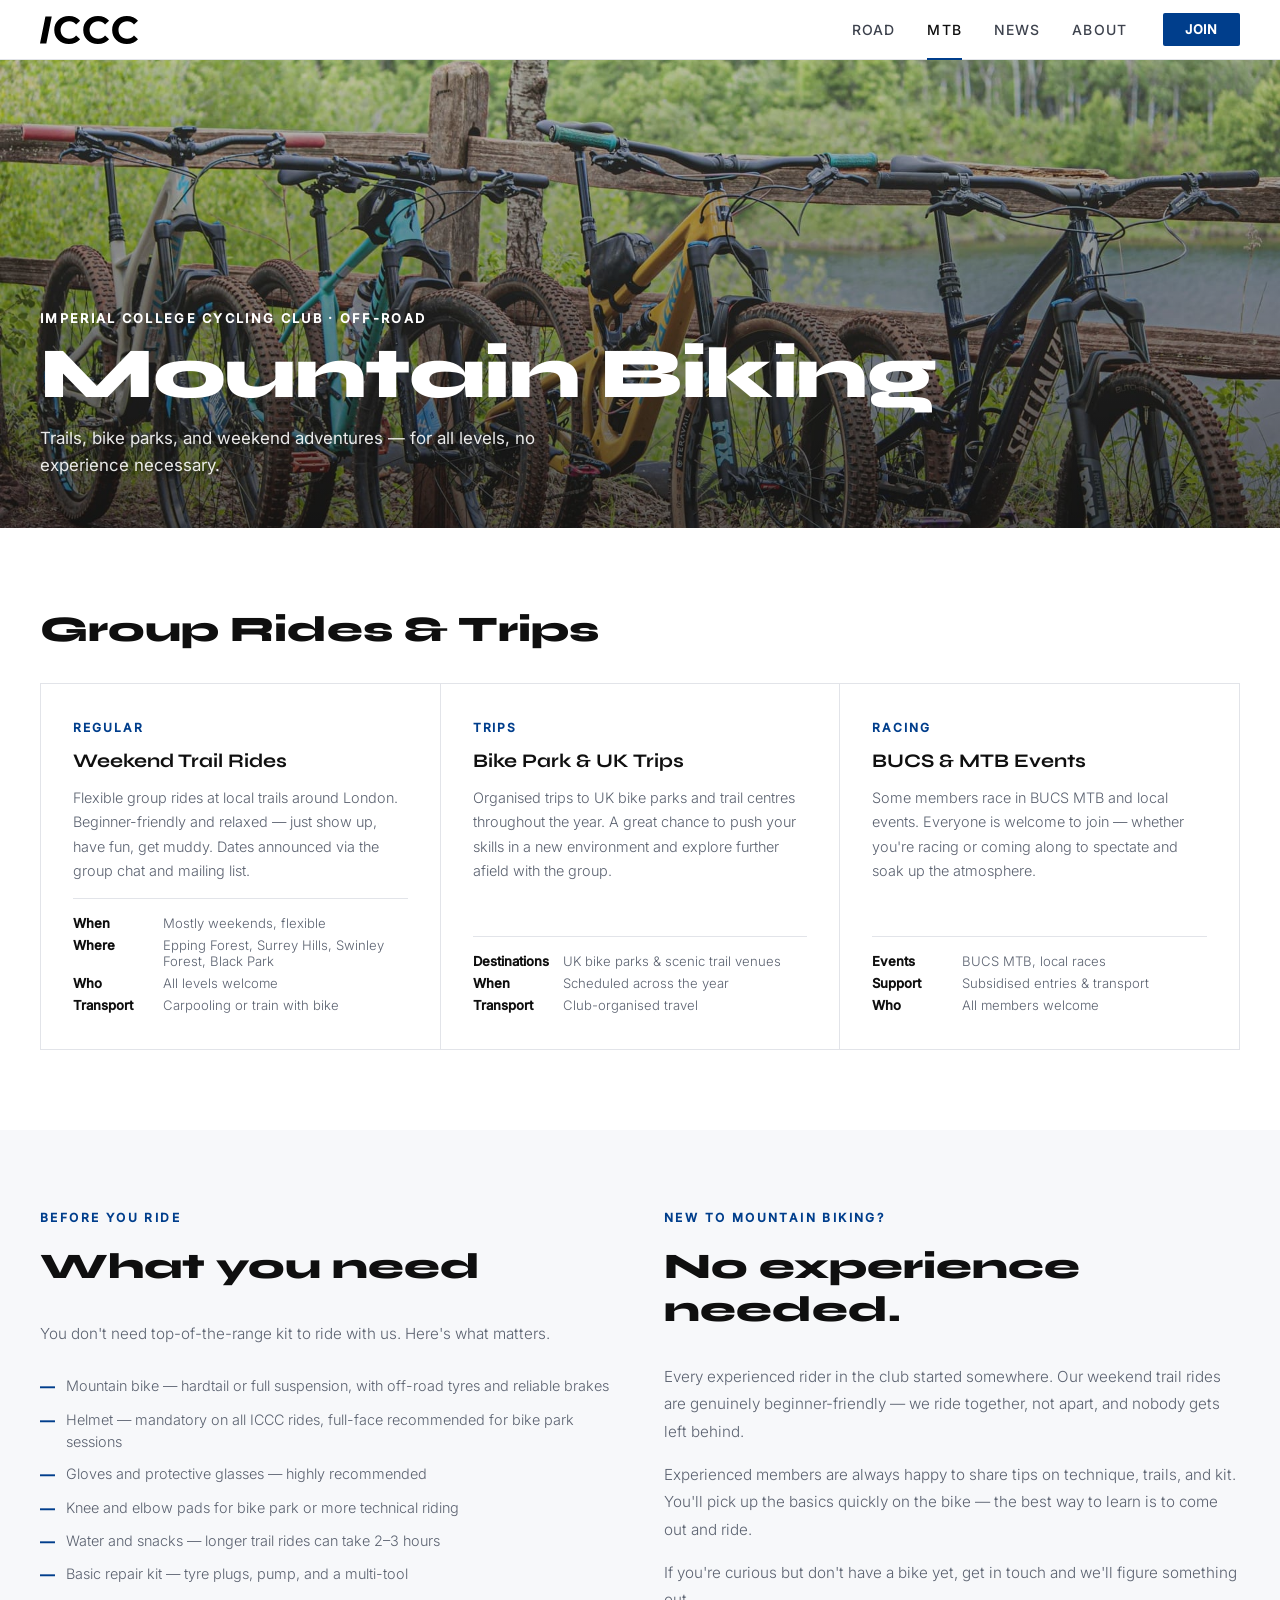
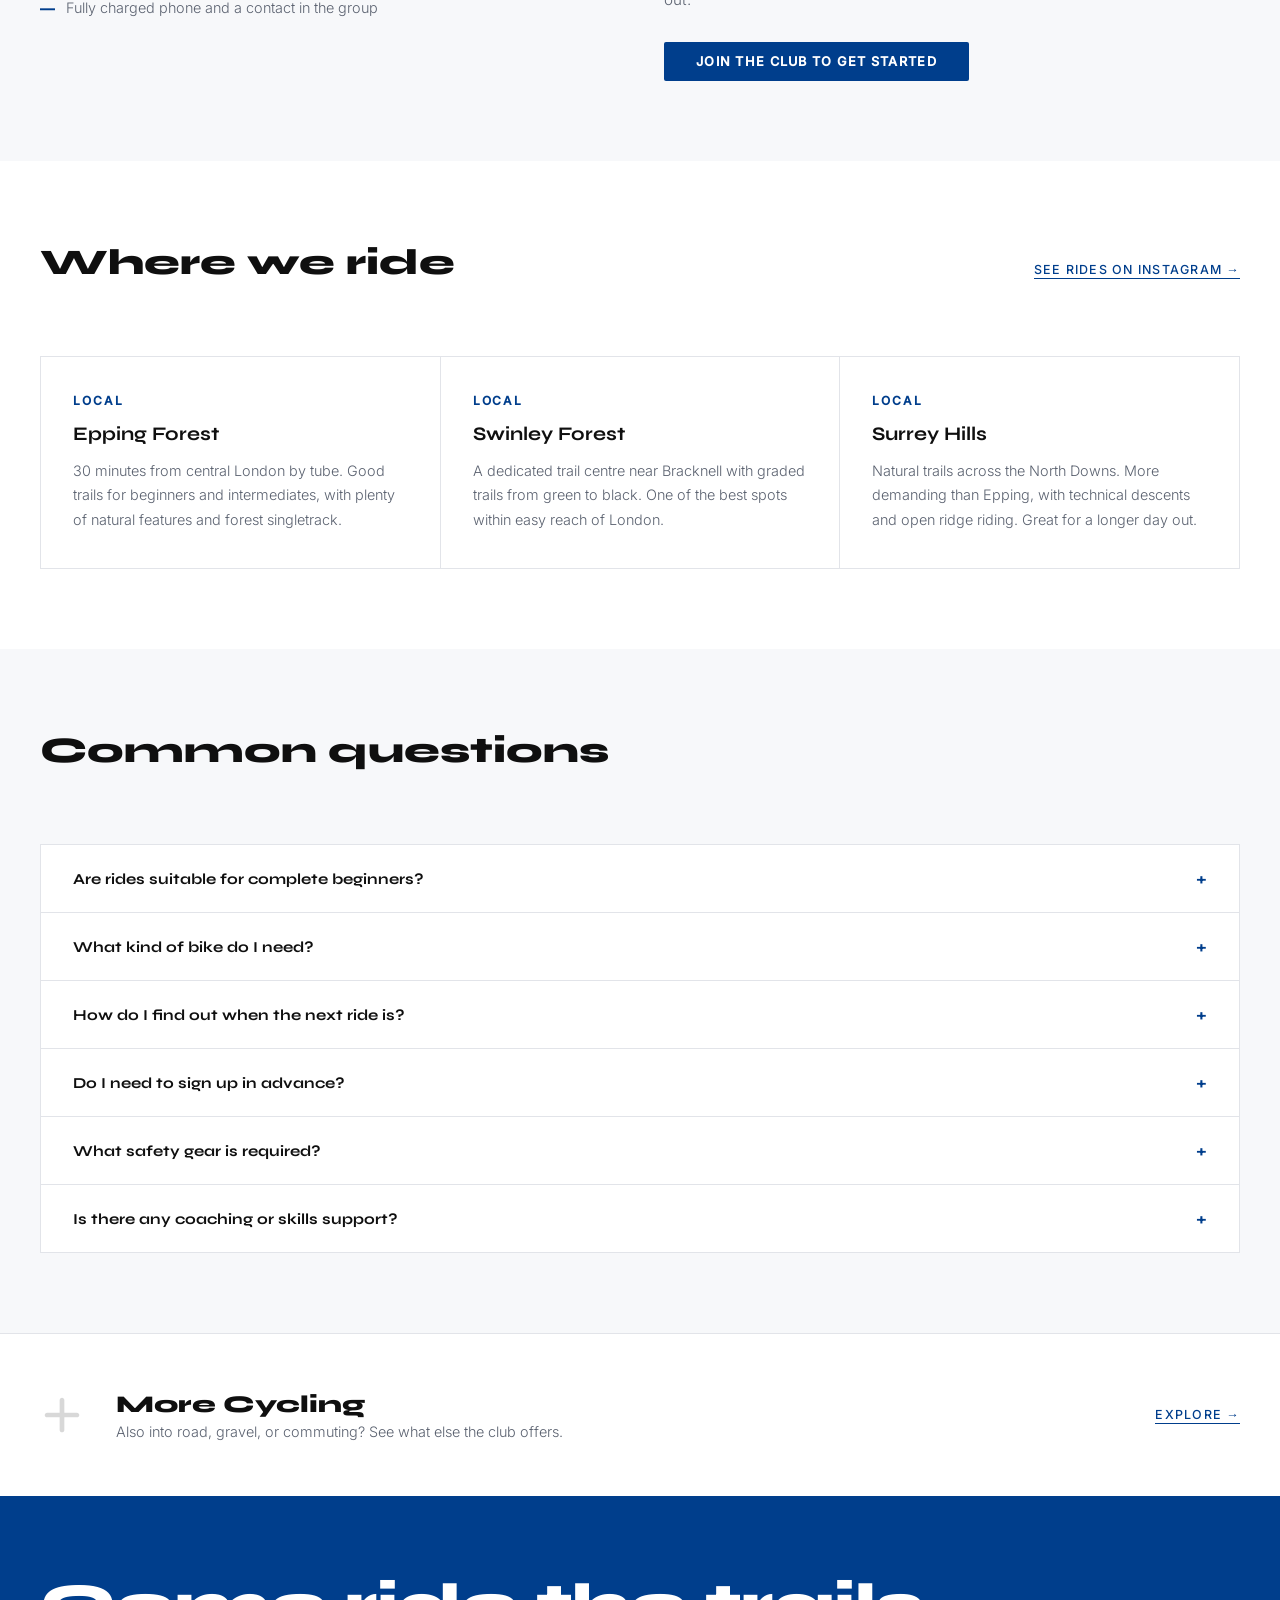
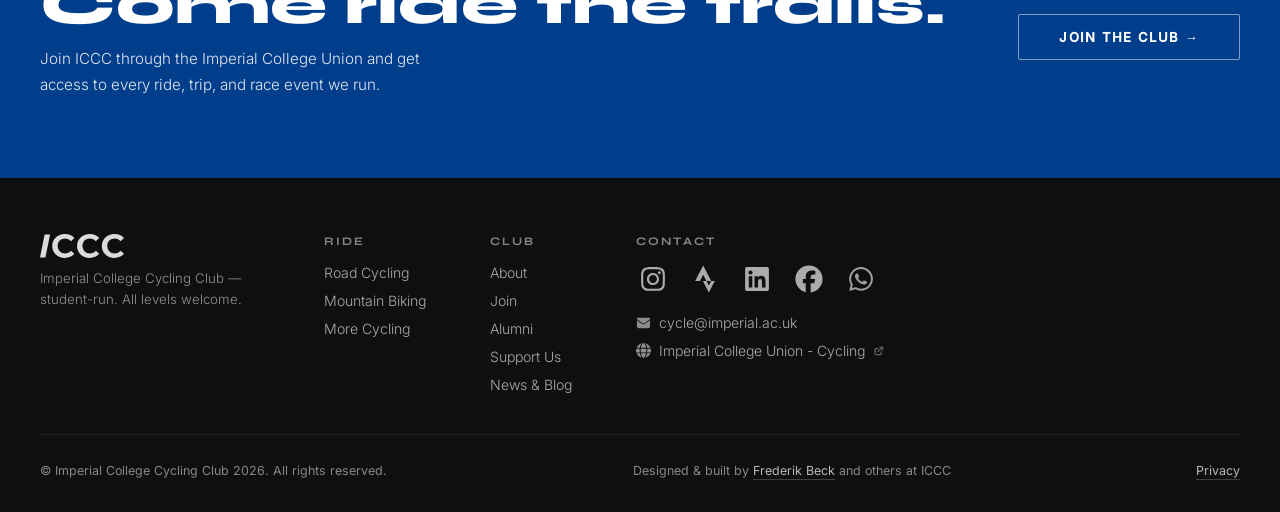
<file: offroad.html>
<!DOCTYPE html>
<html lang="en">
<head>
<meta charset="UTF-8">
<meta name="viewport" content="width=device-width, initial-scale=1.0">
<title>Mountain Biking — Imperial College Cycling Club</title>
<!-- Favicon -->
<link rel="icon" href="/favicon.ico">

<!-- Fonts -->
<link rel="preload" href="/fonts/syne-700.woff2" as="font" type="font/woff2" crossorigin>
<link rel="preload" href="/fonts/inter-400.woff2" as="font" type="font/woff2" crossorigin>

<!-- Open Graph -->
<meta property="og:site_name" content="Imperial College Cycling Club">
<meta name="description" content="Mountain biking with Imperial College Cycling Club — weekend trail rides, UK bike park trips, and BUCS MTB racing for all levels, no experience necessary.">
<meta property="og:title" content="Mountain Biking - Imperial College Cycling Club">
<meta property="og:description" content="Imperial College Cycling Club — road, gravel, and mountain biking in London.">
<meta property="og:url" content="https://iccycling.github.io/offroad.html">
<meta property="og:type" content="website">
<meta property="og:image" content="https://iccycling.github.io/og-image.jpg">
<meta property="og:image:width" content="1200">
<meta property="og:image:height" content="630">
<meta name="twitter:card" content="summary_large_image">
<meta name="twitter:image" content="https://iccycling.github.io/og-image.jpg">


<link rel="stylesheet" href="main.css">
</head>
<body>

<!-- NAV -->
<nav class="nav--static">
  <a href="index.html" class="nav-logo">
    <img src="images/ICCC.svg" alt="ICCC">
  </a>
  <ul class="nav-links">
    <li><a href="road.html">Road</a></li>
    <li><a href="offroad.html" class="active">MTB</a></li>
    <li><a href="index.html#news">News</a></li>
    <li><a href="club.html">About</a></li>
  </ul>
  <a href="club.html#join" class="nav-cta">Join</a>
  <button class="nav-hamburger" aria-label="Menu">
    <span></span><span></span><span></span>
  </button>
</nav>
<div class="nav-drawer">
  <ul>
    <li><a href="road.html">Road Cycling</a></li>
    <li><a href="offroad.html" class="active">Mountain Biking</a></li>
    <li><a href="other.html">More Cycling</a></li>
    <li><a href="index.html#news">News & Blog</a></li>
    <li><a href="club.html">About</a></li>
  </ul>
  <a href="club.html#join" class="drawer-cta">Join the Club</a>
</div>


<!-- PAGE HERO -->
<section class="page-hero">
    <img class="page-hero-bg" src="images/tom-conway-dU2HDmE_tgw-unsplash.jpg" alt="ICCC Mountain Biking" style="object-position: center 40%;">
 

  <div class="page-hero-overlay"></div>
  <div class="page-hero-content">
    <div class="page-hero-eyebrow">Imperial College Cycling Club · Off-Road</div>
    <h1 class="page-hero-title">Mountain Biking</h1>
    <p class="page-hero-sub">
      Trails, bike parks, and weekend adventures — for all levels, no experience necessary.
    </p>
  </div>
</section>


<!-- RIDES OVERVIEW -->
<section class="content-section">
  <h2>Group Rides & Trips</h2>
  <div class="three-col">

    <div class="ride-card">
      <div class="ride-card-tag">Regular</div>
      <h3>Weekend Trail Rides</h3>
      <p>Flexible group rides at local trails around London. Beginner-friendly and relaxed — just show up, have fun, get muddy. Dates announced via the group chat and mailing list.</p>
      <div class="ride-meta">
        <div class="ride-meta-item"><strong>When</strong> Mostly weekends, flexible</div>
        <div class="ride-meta-item"><strong>Where</strong> Epping Forest, Surrey Hills, Swinley Forest, Black Park</div>
        <div class="ride-meta-item"><strong>Who</strong> All levels welcome</div>
        <div class="ride-meta-item"><strong>Transport</strong> Carpooling or train with bike</div>
      </div>
    </div>

    <div class="ride-card">
      <div class="ride-card-tag">Trips</div>
      <h3>Bike Park & UK Trips</h3>
      <p>Organised trips to UK bike parks and trail centres throughout the year. A great chance to push your skills in a new environment and explore further afield with the group.</p>
      <div class="ride-meta">
        <div class="ride-meta-item"><strong>Destinations</strong> UK bike parks & scenic trail venues</div>
        <div class="ride-meta-item"><strong>When</strong> Scheduled across the year</div>
        <div class="ride-meta-item"><strong>Transport</strong> Club-organised travel</div>
      </div>
    </div>

    <div class="ride-card">
      <div class="ride-card-tag">Racing</div>
      <h3>BUCS & MTB Events</h3>
      <p>Some members race in BUCS MTB and local events. Everyone is welcome to join — whether you're racing or coming along to spectate and soak up the atmosphere.</p>
      <div class="ride-meta">
        <div class="ride-meta-item"><strong>Events</strong> BUCS MTB, local races</div>
        <div class="ride-meta-item"><strong>Support</strong> Subsidised entries & transport</div>
        <div class="ride-meta-item"><strong>Who</strong> All members welcome</div>
      </div>
    </div>

  </div>
</section>


<!-- WHAT TO BRING -->
<section class="content-section bg-off">
  <div class="two-col" style="align-items: start;">

    <div>
      <span class="label">Before you ride</span>
      <h2>What you need</h2>
      <p style="font-size:0.95rem; font-weight:300; line-height:1.8; color:var(--gray); margin-bottom:28px;">
        You don't need top-of-the-range kit to ride with us. Here's what matters.
      </p>
      <ul class="bring-list">
        <li>Mountain bike — hardtail or full suspension, with off-road tyres and reliable brakes</li>
        <li>Helmet — mandatory on all ICCC rides, full-face recommended for bike park sessions</li>
        <li>Gloves and protective glasses — highly recommended</li>
        <li>Knee and elbow pads for bike park or more technical riding</li>
        <li>Water and snacks — longer trail rides can take 2–3 hours</li>
        <li>Basic repair kit — tyre plugs, pump, and a multi-tool</li>
        <li>Fully charged phone and a contact in the group</li>
      </ul>
    </div>

    <div>
      <span class="label">New to mountain biking?</span>
      <h2>No experience needed.</h2>
      <div class="text-block">
        <p>Every experienced rider in the club started somewhere. Our weekend trail rides are genuinely beginner-friendly — we ride together, not apart, and nobody gets left behind.</p>
        <p>Experienced members are always happy to share tips on technique, trails, and kit. You'll pick up the basics quickly on the bike — the best way to learn is to come out and ride.</p>
        <p>If you're curious but don't have a bike yet, get in touch and we'll figure something out.</p>
        <a href="club.html#join" class="btn-blue" style="margin-top:12px;">Join the club to get started</a>
      </div>
    </div>

  </div>
</section>


<!-- WHERE WE RIDE — text-based, no gallery -->
<section class="content-section">
  <div class="section-header">
    <h2>Where we ride</h2>
    <a href="https://instagram.com/iccycling" target="_blank" rel="noopener" class="text-link">See rides on Instagram →</a>
  </div>
  <div class="three-col">
    <div class="ride-card">
      <div class="ride-card-tag">Local</div>
      <h3>Epping Forest</h3>
      <p class="activity-desc">30 minutes from central London by tube. Good trails for beginners and intermediates, with plenty of natural features and forest singletrack.</p>
    </div>
    <div class="ride-card">
      <div class="ride-card-tag">Local</div>
      <h3>Swinley Forest</h3>
      <p class="activity-desc">A dedicated trail centre near Bracknell with graded trails from green to black. One of the best spots within easy reach of London.</p>
    </div>
    <div class="ride-card">
      <div class="ride-card-tag">Local</div>
      <h3>Surrey Hills</h3>
      <p class="activity-desc">Natural trails across the North Downs. More demanding than Epping, with technical descents and open ridge riding. Great for a longer day out.</p>
    </div>
  </div>
</section>


<!-- FAQ -->
<section class="content-section bg-off">
  <div class="section-header">
    <h2>Common questions</h2>
  </div>
  <div class="faq-list">
    <div class="faq-item">
      <button class="faq-question">Are rides suitable for complete beginners?</button>
      <div class="faq-answer">Yes. Weekend trail rides are beginner-friendly by design. We ride as a group and experienced members are always happy to help new riders with technique and confidence. Just come out.</div>
    </div>
    <div class="faq-item">
      <button class="faq-question">What kind of bike do I need?</button>
      <div class="faq-answer">A mountain bike with front suspension (hardtail) is ideal. Full suspension is great but not required. The bike should have off-road tyres and working brakes. If you're unsure whether your bike is suitable, just ask before the ride — we'll let you know.</div>
    </div>
    <div class="faq-item">
      <button class="faq-question">How do I find out when the next ride is?</button>
      <div class="faq-answer">Rides are announced via the club mailing list and group chat, which you get access to when you join through Imperial College Union. We also post updates on Instagram at @iccycling.</div>
    </div>
    <div class="faq-item">
      <button class="faq-question">Do I need to sign up in advance?</button>
      <div class="faq-answer">Yes, please let us know you're coming so we can plan group sizes and carpooling. Just reply to the ride announcement or send us a message.</div>
    </div>
    <div class="faq-item">
      <button class="faq-question">What safety gear is required?</button>
      <div class="faq-answer">A helmet is mandatory on all ICCC rides. Gloves and protective glasses are strongly recommended. For bike park sessions or more technical riding, knee and elbow pads are a good idea — and worth the investment once you start riding more seriously.</div>
    </div>
    <div class="faq-item">
      <button class="faq-question">Is there any coaching or skills support?</button>
      <div class="faq-answer">We don't run formal coaching sessions, but experienced members are always happy to share tips and ride alongside newer riders. The best way to improve is simply to ride regularly with the group.</div>
    </div>
  </div>
</section>


<!-- DISCIPLINE CROSS-LINK -->
<section class="disc-cross-link">
  <svg class="dcl-icon" width="44" height="44" viewBox="0 0 448 448"><path d="M224 48c13.3 0 24 10.7 24 24v128h128c13.3 0 24 10.7 24 24s-10.7 24-24 24H248v128c0 13.3-10.7 24-24 24s-24-10.7-24-24V248H72c-13.3 0-24-10.7-24-24s10.7-24 24-24h128V72c0-13.3 10.7-24 24-24z"/></svg>
  <div>
    <div class="dcl-title">More Cycling</div>
    <div class="dcl-sub">Also into road, gravel, or commuting? See what else the club offers.</div>
  </div>
  <a href="other.html" class="text-link">Explore →</a>
</section>


<!-- JOIN CTA -->
<section class="join">
  <div>
    <h2>Come ride the trails.</h2>
    <p>Join ICCC through the Imperial College Union and get access to every ride, trip, and race event we run.</p>
  </div>
  <a href="club.html#join" class="btn-outline-white">Join the Club →</a>
</section>


<!-- FOOTER -->
<footer>
  <div class="footer-top">
    <div>
      <div class="footer-brand-name">
        <img src="images/ICCC-white.svg" alt="ICCC" style="height:24px; width:auto; opacity:0.85;">
      </div>
      <p class="footer-tagline">Imperial College Cycling Club — student-run. All levels welcome.</p>
    </div>
    <div class="footer-col">
      <h4>Ride</h4>
      <ul>
        <li><a href="road.html">Road Cycling</a></li>
        <li><a href="offroad.html">Mountain Biking</a></li>
        <li><a href="other.html">More Cycling</a></li>
      </ul>
    </div>
    <div class="footer-col">
      <h4>Club</h4>
      <ul>
        <li><a href="club.html">About</a></li>
        <li><a href="club.html#join">Join</a></li>
        <li><a href="club.html#alumni">Alumni</a></li>
        <li><a href="club.html#support">Support Us</a></li>
        <li><a href="index.html#news">News & Blog</a></li>
      </ul>
    </div>
    <div class="footer-col">
  <h4>Contact</h4>
  <div class="footer-social">
    <a href="https://www.instagram.com/iccycling" target="_blank" rel="noopener" aria-label="Instagram" title="Instagram">
      <svg xmlns="http://www.w3.org/2000/svg" viewBox="0 0 640 640"><path d="M320.3 205C256.8 204.8 205.2 256.2 205 319.7C204.8 383.2 256.2 434.8 319.7 435C383.2 435.2 434.8 383.8 435 320.3C435.2 256.8 383.8 205.2 320.3 205zM319.7 245.4C360.9 245.2 394.4 278.5 394.6 319.7C394.8 360.9 361.5 394.4 320.3 394.6C279.1 394.8 245.6 361.5 245.4 320.3C245.2 279.1 278.5 245.6 319.7 245.4zM413.1 200.3C413.1 185.5 425.1 173.5 439.9 173.5C454.7 173.5 466.7 185.5 466.7 200.3C466.7 215.1 454.7 227.1 439.9 227.1C425.1 227.1 413.1 215.1 413.1 200.3zM542.8 227.5C541.1 191.6 532.9 159.8 506.6 133.6C480.4 107.4 448.6 99.2 412.7 97.4C375.7 95.3 264.8 95.3 227.8 97.4C192 99.1 160.2 107.3 133.9 133.5C107.6 159.7 99.5 191.5 97.7 227.4C95.6 264.4 95.6 375.3 97.7 412.3C99.4 448.2 107.6 480 133.9 506.2C160.2 532.4 191.9 540.6 227.8 542.4C264.8 544.5 375.7 544.5 412.7 542.4C448.6 540.7 480.4 532.5 506.6 506.2C532.8 480 541 448.2 542.8 412.3C544.9 375.3 544.9 264.5 542.8 227.5zM495 452C487.2 471.6 472.1 486.7 452.4 494.6C422.9 506.3 352.9 503.6 320.3 503.6C287.7 503.6 217.6 506.2 188.2 494.6C168.6 486.8 153.5 471.7 145.6 452C133.9 422.5 136.6 352.5 136.6 319.9C136.6 287.3 134 217.2 145.6 187.8C153.4 168.2 168.5 153.1 188.2 145.2C217.7 133.5 287.7 136.2 320.3 136.2C352.9 136.2 423 133.6 452.4 145.2C472 153 487.1 168.1 495 187.8C506.7 217.3 504 287.3 504 319.9C504 352.5 506.7 422.6 495 452z"/></svg>
    </a>
    <a href="https://www.strava.com/clubs/imperial-college-london-cycling-club" target="_blank" rel="noopener" aria-label="Strava" title="Strava">
      <svg xmlns="http://www.w3.org/2000/svg" viewBox="0 0 640 640"><path d="M286.4 64L135 356L224.2 356L286.4 239.9L348.1 356L436.6 356L286.4 64zM436.6 356L392.7 444.2L348.1 356L280.5 356L392.7 576L504.2 356L436.6 356z"/></svg>
    </a>
    <a href="https://www.linkedin.com/company/imperial-college-cycling-club" target="_blank" rel="noopener" aria-label="LinkedIn" title="LinkedIn">
      <svg xmlns="http://www.w3.org/2000/svg" viewBox="0 0 640 640"><path d="M512 96L127.9 96C110.3 96 96 110.5 96 128.3L96 511.7C96 529.5 110.3 544 127.9 544L512 544C529.6 544 544 529.5 544 511.7L544 128.3C544 110.5 529.6 96 512 96zM231.4 480L165 480L165 266.2L231.5 266.2L231.5 480L231.4 480zM198.2 160C219.5 160 236.7 177.2 236.7 198.5C236.7 219.8 219.5 237 198.2 237C176.9 237 159.7 219.8 159.7 198.5C159.7 177.2 176.9 160 198.2 160zM480.3 480L413.9 480L413.9 376C413.9 351.2 413.4 319.3 379.4 319.3C344.8 319.3 339.5 346.3 339.5 374.2L339.5 480L273.1 480L273.1 266.2L336.8 266.2L336.8 295.4L337.7 295.4C346.6 278.6 368.3 260.9 400.6 260.9C467.8 260.9 480.3 305.2 480.3 362.8L480.3 480z"/></svg>
    </a>
    <a href="https://www.facebook.com/groups/imperialcollegecyclingclub/" target="_blank" rel="noopener" aria-label="Facebook" title="Facebook">
      <svg xmlns="http://www.w3.org/2000/svg" viewBox="0 0 640 640"><path d="M576 320C576 178.6 461.4 64 320 64C178.6 64 64 178.6 64 320C64 440 146.7 540.8 258.2 568.5L258.2 398.2L205.4 398.2L205.4 320L258.2 320L258.2 286.3C258.2 199.2 297.6 158.8 383.2 158.8C399.4 158.8 427.4 162 438.9 165.2L438.9 236C432.9 235.4 422.4 235 409.3 235C367.3 235 351.1 250.9 351.1 292.2L351.1 320L434.7 320L420.3 398.2L351 398.2L351 574.1C477.8 558.8 576 450.9 576 320z"/></svg>
    </a>
    <button type="button" class="footer-social-btn" data-wa-trigger aria-label="WhatsApp" title="WhatsApp">
      <svg xmlns="http://www.w3.org/2000/svg" viewBox="0 0 640 640"><path d="M476.9 161.1C435 119.1 379.2 96 319.9 96C197.5 96 97.9 195.6 97.9 318C97.9 357.1 108.1 395.3 127.5 429L96 544L213.7 513.1C246.1 530.8 282.6 540.1 319.8 540.1L319.9 540.1C442.2 540.1 544 440.5 544 318.1C544 258.8 518.8 203.1 476.9 161.1zM319.9 502.7C286.7 502.7 254.2 493.8 225.9 477L219.2 473L149.4 491.3L168 423.2L163.6 416.2C145.1 386.8 135.4 352.9 135.4 318C135.4 216.3 218.2 133.5 320 133.5C369.3 133.5 415.6 152.7 450.4 187.6C485.2 222.5 506.6 268.8 506.5 318.1C506.5 419.9 421.6 502.7 319.9 502.7zM421.1 364.5C415.6 361.7 388.3 348.3 383.2 346.5C378.1 344.6 374.4 343.7 370.7 349.3C367 354.9 356.4 367.3 353.1 371.1C349.9 374.8 346.6 375.3 341.1 372.5C308.5 356.2 287.1 343.4 265.6 306.5C259.9 296.7 271.3 297.4 281.9 276.2C283.7 272.5 282.8 269.3 281.4 266.5C280 263.7 268.9 236.4 264.3 225.3C259.8 214.5 255.2 216 251.8 215.8C248.6 215.6 244.9 215.6 241.2 215.6C237.5 215.6 231.5 217 226.4 222.5C221.3 228.1 207 241.5 207 268.8C207 296.1 226.9 322.5 229.6 326.2C232.4 329.9 268.7 385.9 324.4 410C359.6 425.2 373.4 426.5 391 423.9C401.7 422.3 423.8 410.5 428.4 397.5C433 384.5 433 373.4 431.6 371.1C430.3 368.6 426.6 367.2 421.1 364.5z"/></svg>
    </button>
  </div>
  <ul>
    <li>
      <a href="mailto:cycle@imperial.ac.uk" class="footer-contact-line">
        <svg class="line-icon" viewBox="0 0 512 512"><path d="M64 96C46.3 96 32 110.3 32 128C32 138.7 37.3 148.7 46.1 154.8L237.9 288.6C248.7 296.2 263.3 296.2 274.1 288.6L465.9 154.8C474.7 148.7 480 138.7 480 128C480 110.3 465.7 96 448 96L64 96zM32 176L32 384C32 419.3 60.7 448 96 448L416 448C451.3 448 480 419.3 480 384L480 176L288.3 310.8C265.8 326.6 235.9 326.6 213.5 310.8L32 176z"/></svg>
        cycle@imperial.ac.uk
      </a>
    </li>
    <li>
      <a href="https://www.imperialcollegeunion.org/activities/a-to-z/cycling" target="_blank" rel="noopener" class="footer-contact-line">
        <svg class="line-icon" viewBox="0 0 512 512"><path d="M352 256c0 22.2-1.2 43.6-3.3 64H163.3c-2.1-20.4-3.3-41.8-3.3-64s1.2-43.6 3.3-64H348.7c2.1 20.4 3.3 41.8 3.3 64zm28.8-64H503.9c5.3 20.5 8.1 41.9 8.1 64s-2.8 43.5-8.1 64H380.8c2.1-20.6 3.2-42 3.2-64s-1.1-43.4-3.2-64zm112.6-32H376.7c-10-63.9-29.8-117.4-55.3-151.6c78.3 20.7 142 77.5 171.9 151.6zm-149.1 0H167.7c6.1-36.4 15.5-68.6 27-94.7c10.5-23.6 22.2-40.7 33.5-51.5C239.4 3.2 248.7 0 256 0s16.6 3.2 27.8 13.8c11.3 10.8 23 27.9 33.5 51.5c11.6 26 20.9 58.2 27 94.7zm-209 0H18.6C48.6 85.9 112.2 29.1 190.6 8.4C165.1 42.6 145.3 96.1 135.3 160zM8.1 192H131.2c-2.1 20.6-3.2 42-3.2 64s1.1 43.4 3.2 64H8.1C2.8 299.5 0 278.1 0 256s2.8-43.5 8.1-64zM194.7 446.6c-11.6-26-20.9-58.2-27-94.6H344.3c-6.1 36.4-15.5 68.6-27 94.6c-10.5 23.6-22.2 40.7-33.5 51.5C272.6 508.8 263.3 512 256 512s-16.6-3.2-27.8-13.8c-11.3-10.8-23-27.9-33.5-51.6zM135.3 352c10 63.9 29.8 117.4 55.3 151.6C112.2 482.9 48.6 426.1 18.6 352H135.3zm358.1 0c-30 74.1-93.6 130.9-171.9 151.6c25.5-34.2 45.2-87.7 55.2-151.6H493.4z"/></svg>
        Imperial College Union - Cycling
        <svg class="ext-icon" viewBox="0 0 512 512"><path d="M320 64C302.3 64 288 78.3 288 96C288 113.7 302.3 128 320 128L370.7 128L212.3 286.3C199.8 298.8 199.8 319.1 212.3 331.6C224.8 344.1 245.1 344.1 257.6 331.6L416 173.3L416 224C416 241.7 430.3 256 448 256C465.7 256 480 241.7 480 224L480 96C480 78.3 465.7 64 448 64L320 64zM144 128C99.8 128 64 163.8 64 208L64 400C64 444.2 99.8 480 144 480L336 480C380.2 480 416 444.2 416 400L416 320C416 302.3 401.7 288 384 288C366.3 288 352 302.3 352 320L352 400C352 408.8 344.8 416 336 416L144 416C135.2 416 128 408.8 128 400L128 208C128 199.2 135.2 192 144 192L224 192C241.7 192 256 177.7 256 160C256 142.3 241.7 128 224 128L144 128z"/></svg>
      </a>
    </li>
  </ul>
</div>
  </div>
  <div class="footer-bottom">
    <span>© Imperial College Cycling Club 2026. All rights reserved.</span>
    <span>Designed & built by <a href="/iccc-hub/authors/frederik-beck/">Frederik Beck</a> and others at ICCC</span>
    <a href="privacy.html">Privacy</a>
  </div>
  <div class="wa-modal-overlay" id="waOverlay">
    <div class="wa-modal">
      <p>WhatsApp group for members only.<br>Get in contact if you want to be added.</p>
      <button class="wa-modal-close" data-wa-close>Got it</button>
    </div>
  </div>
</footer>

<script src="main.js"></script>
</body>
</html>
</file>
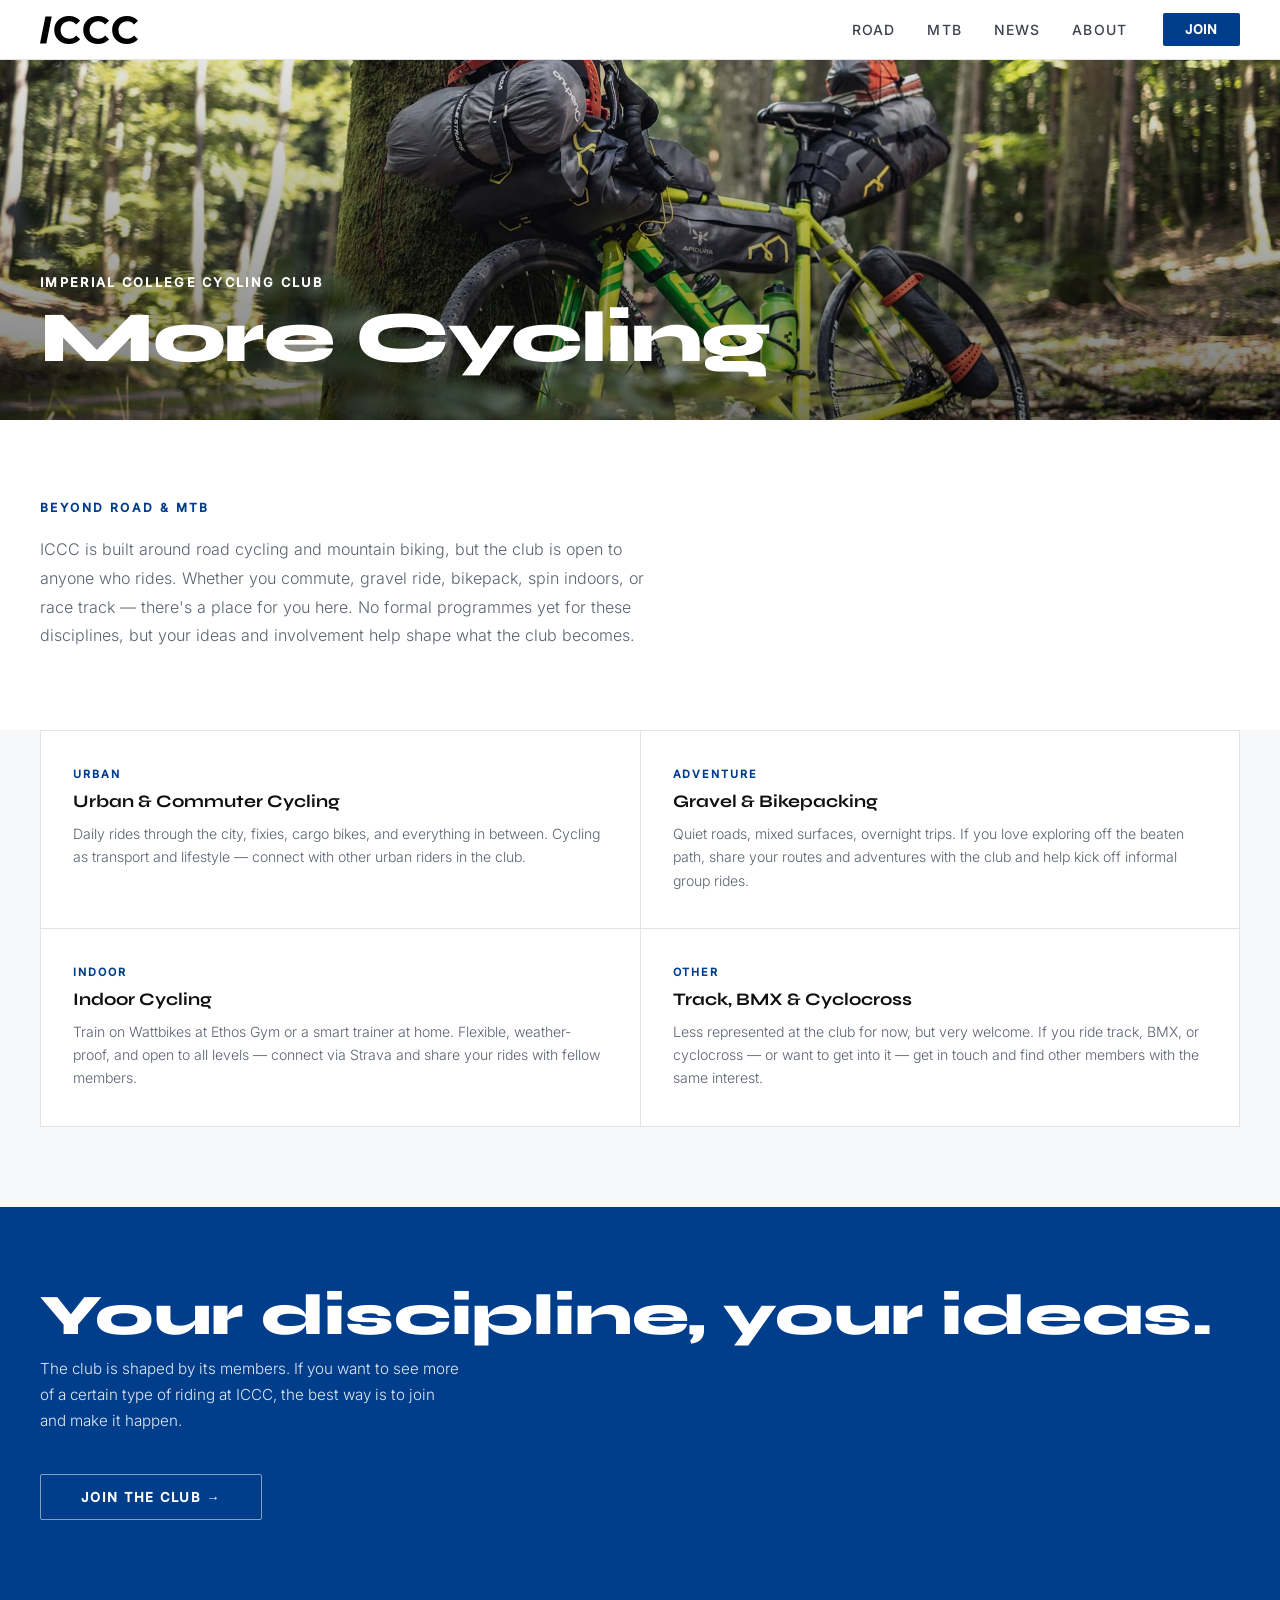
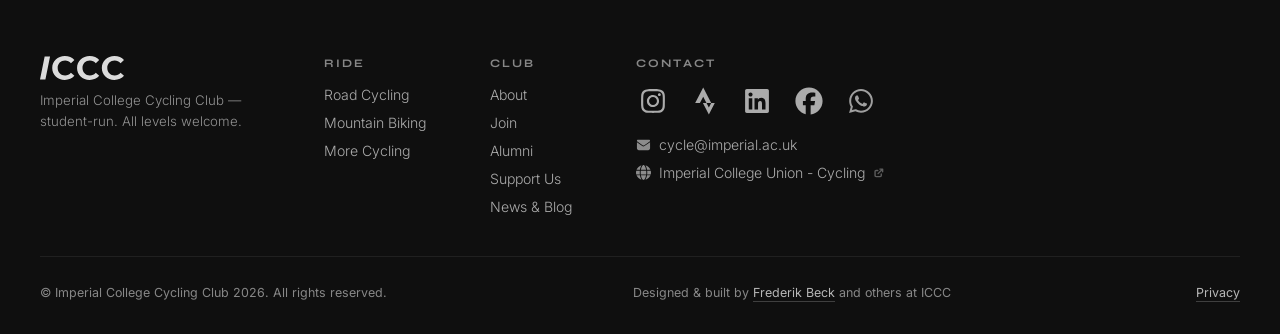
<file: other.html>
<!DOCTYPE html>
<html lang="en">
<head>
<meta charset="UTF-8">
<meta name="viewport" content="width=device-width, initial-scale=1.0">
<title>More Cycling — Imperial College Cycling Club</title>
<!-- Favicon -->
<link rel="icon" href="/favicon.ico">

<!-- Fonts -->
<link rel="preload" href="/fonts/syne-700.woff2" as="font" type="font/woff2" crossorigin>
<link rel="preload" href="/fonts/inter-400.woff2" as="font" type="font/woff2" crossorigin>

<!-- Open Graph -->
<meta property="og:site_name" content="Imperial College Cycling Club">
<meta name="description" content="Beyond road and MTB: urban commuting, gravel and bikepacking, indoor training, and track, BMX & cyclocross with Imperial College Cycling Club.">
<meta property="og:title" content="More Cycling - Imperial College Cycling Club">
<meta property="og:description" content="Imperial College Cycling Club — road, gravel, and mountain biking in London.">
<meta property="og:url" content="https://iccycling.github.io/other.html">
<meta property="og:type" content="website">
<meta property="og:image" content="https://iccycling.github.io/og-image.jpg">
<meta property="og:image:width" content="1200">
<meta property="og:image:height" content="630">
<meta name="twitter:card" content="summary_large_image">
<meta name="twitter:image" content="https://iccycling.github.io/og-image.jpg">


<link rel="stylesheet" href="main.css">
<style>
  /* Compact discipline list — no photos, just text */
  .disc-list {
    display: grid;
    grid-template-columns: repeat(2, 1fr);
    gap: 1px;
    background: var(--border);
    border: 1px solid var(--border);
  }
  .disc-list-item {
    background: var(--white);
    padding: 36px 32px;
    display: flex; flex-direction: column; gap: 10px;
    transition: background 0.15s;
  }
  .disc-list-item:hover { background: var(--off); }
  .disc-list-tag {
    font-size: 0.68rem; font-weight: 600; letter-spacing: 0.18em;
    text-transform: uppercase; color: var(--blue);
  }
  .disc-list-title {
    font-family: 'Syne', sans-serif;
    font-weight: 700; font-size: 1.1rem; color: var(--black);
  }
  .disc-list-desc {
    font-size: 0.88rem; font-weight: 300; line-height: 1.65;
    color: var(--gray);
  }

  /* Compact intro block */
  .intro-block {
    max-width: 640px;
  }
  .intro-block p {
    font-size: 1rem; font-weight: 300; line-height: 1.8;
    color: var(--gray);
  }

  @media (max-width: 640px) {
    .disc-list { grid-template-columns: 1fr; }
  }
</style>
</head>
<body>

<!-- NAV -->
<nav class="nav--static">
  <a href="index.html" class="nav-logo">
    <img src="images/ICCC.svg" alt="ICCC">
  </a>
  <ul class="nav-links">
    <li><a href="road.html">Road</a></li>
    <li><a href="offroad.html">MTB</a></li>
    <li><a href="index.html#news">News</a></li>
    <li><a href="club.html">About</a></li>
  </ul>
  <a href="club.html#join" class="nav-cta">Join</a>
  <button class="nav-hamburger" aria-label="Menu">
    <span></span><span></span><span></span>
  </button>
</nav>
<div class="nav-drawer">
  <ul>
    <li><a href="road.html">Road Cycling</a></li>
    <li><a href="offroad.html">Mountain Biking</a></li>
    <li><a href="other.html" class="active">More Cycling</a></li>
    <li><a href="index.html#news">News & Blog</a></li>
    <li><a href="club.html">About</a></li>
  </ul>
  <a href="club.html#join" class="drawer-cta">Join the Club</a>
</div>


<!-- PAGE HERO — compact -->
<section class="page-hero" style="height: 40vh; min-height: 280px;">
    <img class="page-hero-bg" src="images/gravel-bg.jpg" alt="Bikepacking Stock Picture" style="object-position: center 40%;">
  <div class="page-hero-overlay"></div>
  <div class="page-hero-content">
    <div class="page-hero-eyebrow">Imperial College Cycling Club</div>
    <h1 class="page-hero-title">More Cycling</h1>
  </div>
</section>


<!-- INTRO -->
<section class="content-section">
  <div class="intro-block">
    <span class="label">Beyond Road & MTB</span>
    <p>ICCC is built around road cycling and mountain biking, but the club is open to anyone who rides. Whether you commute, gravel ride, bikepack, spin indoors, or race track — there's a place for you here. No formal programmes yet for these disciplines, but your ideas and involvement help shape what the club becomes.</p>
  </div>
</section>


<!-- DISCIPLINES GRID -->
<section class="content-section bg-off" style="padding-top: 0;">
  <div class="disc-list">

    <div class="disc-list-item">
      <div class="disc-list-tag">Urban</div>
      <div class="disc-list-title">Urban & Commuter Cycling</div>
      <p class="disc-list-desc">Daily rides through the city, fixies, cargo bikes, and everything in between. Cycling as transport and lifestyle — connect with other urban riders in the club.</p>
    </div>

    <div class="disc-list-item">
      <div class="disc-list-tag">Adventure</div>
      <div class="disc-list-title">Gravel & Bikepacking</div>
      <p class="disc-list-desc">Quiet roads, mixed surfaces, overnight trips. If you love exploring off the beaten path, share your routes and adventures with the club and help kick off informal group rides.</p>
    </div>

    <div class="disc-list-item">
      <div class="disc-list-tag">Indoor</div>
      <div class="disc-list-title">Indoor Cycling</div>
      <p class="disc-list-desc">Train on Wattbikes at Ethos Gym or a smart trainer at home. Flexible, weather-proof, and open to all levels — connect via Strava and share your rides with fellow members.</p>
    </div>

    <div class="disc-list-item">
      <div class="disc-list-tag">Other</div>
      <div class="disc-list-title">Track, BMX & Cyclocross</div>
      <p class="disc-list-desc">Less represented at the club for now, but very welcome. If you ride track, BMX, or cyclocross — or want to get into it — get in touch and find other members with the same interest.</p>
    </div>

  </div>
</section>


<!-- CTA -->
<section class="join">
  <div>
    <h2>Your discipline, your ideas.</h2>
    <p>The club is shaped by its members. If you want to see more of a certain type of riding at ICCC, the best way is to join and make it happen.</p>
  </div>
  <a href="club.html#join" class="btn-outline-white">Join the Club →</a>
</section>


<!-- FOOTER -->
<footer>
  <div class="footer-top">
    <div>
      <div class="footer-brand-name">
        <img src="images/ICCC-white.svg" alt="ICCC" style="height:24px; width:auto; opacity:0.85;">
      </div>
      <p class="footer-tagline">Imperial College Cycling Club — student-run. All levels welcome.</p>
    </div>
    <div class="footer-col">
      <h4>Ride</h4>
      <ul>
        <li><a href="road.html">Road Cycling</a></li>
        <li><a href="offroad.html">Mountain Biking</a></li>
        <li><a href="other.html">More Cycling</a></li>
      </ul>
    </div>
    <div class="footer-col">
      <h4>Club</h4>
      <ul>
        <li><a href="club.html">About</a></li>
        <li><a href="club.html#join">Join</a></li>
        <li><a href="club.html#alumni">Alumni</a></li>
        <li><a href="club.html#support">Support Us</a></li>
        <li><a href="index.html#news">News & Blog</a></li>
      </ul>
    </div>
    <div class="footer-col">
  <h4>Contact</h4>
  <div class="footer-social">
    <a href="https://www.instagram.com/iccycling" target="_blank" rel="noopener" aria-label="Instagram" title="Instagram">
      <svg xmlns="http://www.w3.org/2000/svg" viewBox="0 0 640 640"><path d="M320.3 205C256.8 204.8 205.2 256.2 205 319.7C204.8 383.2 256.2 434.8 319.7 435C383.2 435.2 434.8 383.8 435 320.3C435.2 256.8 383.8 205.2 320.3 205zM319.7 245.4C360.9 245.2 394.4 278.5 394.6 319.7C394.8 360.9 361.5 394.4 320.3 394.6C279.1 394.8 245.6 361.5 245.4 320.3C245.2 279.1 278.5 245.6 319.7 245.4zM413.1 200.3C413.1 185.5 425.1 173.5 439.9 173.5C454.7 173.5 466.7 185.5 466.7 200.3C466.7 215.1 454.7 227.1 439.9 227.1C425.1 227.1 413.1 215.1 413.1 200.3zM542.8 227.5C541.1 191.6 532.9 159.8 506.6 133.6C480.4 107.4 448.6 99.2 412.7 97.4C375.7 95.3 264.8 95.3 227.8 97.4C192 99.1 160.2 107.3 133.9 133.5C107.6 159.7 99.5 191.5 97.7 227.4C95.6 264.4 95.6 375.3 97.7 412.3C99.4 448.2 107.6 480 133.9 506.2C160.2 532.4 191.9 540.6 227.8 542.4C264.8 544.5 375.7 544.5 412.7 542.4C448.6 540.7 480.4 532.5 506.6 506.2C532.8 480 541 448.2 542.8 412.3C544.9 375.3 544.9 264.5 542.8 227.5zM495 452C487.2 471.6 472.1 486.7 452.4 494.6C422.9 506.3 352.9 503.6 320.3 503.6C287.7 503.6 217.6 506.2 188.2 494.6C168.6 486.8 153.5 471.7 145.6 452C133.9 422.5 136.6 352.5 136.6 319.9C136.6 287.3 134 217.2 145.6 187.8C153.4 168.2 168.5 153.1 188.2 145.2C217.7 133.5 287.7 136.2 320.3 136.2C352.9 136.2 423 133.6 452.4 145.2C472 153 487.1 168.1 495 187.8C506.7 217.3 504 287.3 504 319.9C504 352.5 506.7 422.6 495 452z"/></svg>
    </a>
    <a href="https://www.strava.com/clubs/imperial-college-london-cycling-club" target="_blank" rel="noopener" aria-label="Strava" title="Strava">
      <svg xmlns="http://www.w3.org/2000/svg" viewBox="0 0 640 640"><path d="M286.4 64L135 356L224.2 356L286.4 239.9L348.1 356L436.6 356L286.4 64zM436.6 356L392.7 444.2L348.1 356L280.5 356L392.7 576L504.2 356L436.6 356z"/></svg>
    </a>
    <a href="https://www.linkedin.com/company/imperial-college-cycling-club" target="_blank" rel="noopener" aria-label="LinkedIn" title="LinkedIn">
      <svg xmlns="http://www.w3.org/2000/svg" viewBox="0 0 640 640"><path d="M512 96L127.9 96C110.3 96 96 110.5 96 128.3L96 511.7C96 529.5 110.3 544 127.9 544L512 544C529.6 544 544 529.5 544 511.7L544 128.3C544 110.5 529.6 96 512 96zM231.4 480L165 480L165 266.2L231.5 266.2L231.5 480L231.4 480zM198.2 160C219.5 160 236.7 177.2 236.7 198.5C236.7 219.8 219.5 237 198.2 237C176.9 237 159.7 219.8 159.7 198.5C159.7 177.2 176.9 160 198.2 160zM480.3 480L413.9 480L413.9 376C413.9 351.2 413.4 319.3 379.4 319.3C344.8 319.3 339.5 346.3 339.5 374.2L339.5 480L273.1 480L273.1 266.2L336.8 266.2L336.8 295.4L337.7 295.4C346.6 278.6 368.3 260.9 400.6 260.9C467.8 260.9 480.3 305.2 480.3 362.8L480.3 480z"/></svg>
    </a>
    <a href="https://www.facebook.com/groups/imperialcollegecyclingclub/" target="_blank" rel="noopener" aria-label="Facebook" title="Facebook">
      <svg xmlns="http://www.w3.org/2000/svg" viewBox="0 0 640 640"><path d="M576 320C576 178.6 461.4 64 320 64C178.6 64 64 178.6 64 320C64 440 146.7 540.8 258.2 568.5L258.2 398.2L205.4 398.2L205.4 320L258.2 320L258.2 286.3C258.2 199.2 297.6 158.8 383.2 158.8C399.4 158.8 427.4 162 438.9 165.2L438.9 236C432.9 235.4 422.4 235 409.3 235C367.3 235 351.1 250.9 351.1 292.2L351.1 320L434.7 320L420.3 398.2L351 398.2L351 574.1C477.8 558.8 576 450.9 576 320z"/></svg>
    </a>
    <button type="button" class="footer-social-btn" data-wa-trigger aria-label="WhatsApp" title="WhatsApp">
      <svg xmlns="http://www.w3.org/2000/svg" viewBox="0 0 640 640"><path d="M476.9 161.1C435 119.1 379.2 96 319.9 96C197.5 96 97.9 195.6 97.9 318C97.9 357.1 108.1 395.3 127.5 429L96 544L213.7 513.1C246.1 530.8 282.6 540.1 319.8 540.1L319.9 540.1C442.2 540.1 544 440.5 544 318.1C544 258.8 518.8 203.1 476.9 161.1zM319.9 502.7C286.7 502.7 254.2 493.8 225.9 477L219.2 473L149.4 491.3L168 423.2L163.6 416.2C145.1 386.8 135.4 352.9 135.4 318C135.4 216.3 218.2 133.5 320 133.5C369.3 133.5 415.6 152.7 450.4 187.6C485.2 222.5 506.6 268.8 506.5 318.1C506.5 419.9 421.6 502.7 319.9 502.7zM421.1 364.5C415.6 361.7 388.3 348.3 383.2 346.5C378.1 344.6 374.4 343.7 370.7 349.3C367 354.9 356.4 367.3 353.1 371.1C349.9 374.8 346.6 375.3 341.1 372.5C308.5 356.2 287.1 343.4 265.6 306.5C259.9 296.7 271.3 297.4 281.9 276.2C283.7 272.5 282.8 269.3 281.4 266.5C280 263.7 268.9 236.4 264.3 225.3C259.8 214.5 255.2 216 251.8 215.8C248.6 215.6 244.9 215.6 241.2 215.6C237.5 215.6 231.5 217 226.4 222.5C221.3 228.1 207 241.5 207 268.8C207 296.1 226.9 322.5 229.6 326.2C232.4 329.9 268.7 385.9 324.4 410C359.6 425.2 373.4 426.5 391 423.9C401.7 422.3 423.8 410.5 428.4 397.5C433 384.5 433 373.4 431.6 371.1C430.3 368.6 426.6 367.2 421.1 364.5z"/></svg>
    </button>
  </div>
  <ul>
    <li>
      <a href="mailto:cycle@imperial.ac.uk" class="footer-contact-line">
        <svg class="line-icon" viewBox="0 0 512 512"><path d="M64 96C46.3 96 32 110.3 32 128C32 138.7 37.3 148.7 46.1 154.8L237.9 288.6C248.7 296.2 263.3 296.2 274.1 288.6L465.9 154.8C474.7 148.7 480 138.7 480 128C480 110.3 465.7 96 448 96L64 96zM32 176L32 384C32 419.3 60.7 448 96 448L416 448C451.3 448 480 419.3 480 384L480 176L288.3 310.8C265.8 326.6 235.9 326.6 213.5 310.8L32 176z"/></svg>
        cycle@imperial.ac.uk
      </a>
    </li>
    <li>
      <a href="https://www.imperialcollegeunion.org/activities/a-to-z/cycling" target="_blank" rel="noopener" class="footer-contact-line">
        <svg class="line-icon" viewBox="0 0 512 512"><path d="M352 256c0 22.2-1.2 43.6-3.3 64H163.3c-2.1-20.4-3.3-41.8-3.3-64s1.2-43.6 3.3-64H348.7c2.1 20.4 3.3 41.8 3.3 64zm28.8-64H503.9c5.3 20.5 8.1 41.9 8.1 64s-2.8 43.5-8.1 64H380.8c2.1-20.6 3.2-42 3.2-64s-1.1-43.4-3.2-64zm112.6-32H376.7c-10-63.9-29.8-117.4-55.3-151.6c78.3 20.7 142 77.5 171.9 151.6zm-149.1 0H167.7c6.1-36.4 15.5-68.6 27-94.7c10.5-23.6 22.2-40.7 33.5-51.5C239.4 3.2 248.7 0 256 0s16.6 3.2 27.8 13.8c11.3 10.8 23 27.9 33.5 51.5c11.6 26 20.9 58.2 27 94.7zm-209 0H18.6C48.6 85.9 112.2 29.1 190.6 8.4C165.1 42.6 145.3 96.1 135.3 160zM8.1 192H131.2c-2.1 20.6-3.2 42-3.2 64s1.1 43.4 3.2 64H8.1C2.8 299.5 0 278.1 0 256s2.8-43.5 8.1-64zM194.7 446.6c-11.6-26-20.9-58.2-27-94.6H344.3c-6.1 36.4-15.5 68.6-27 94.6c-10.5 23.6-22.2 40.7-33.5 51.5C272.6 508.8 263.3 512 256 512s-16.6-3.2-27.8-13.8c-11.3-10.8-23-27.9-33.5-51.6zM135.3 352c10 63.9 29.8 117.4 55.3 151.6C112.2 482.9 48.6 426.1 18.6 352H135.3zm358.1 0c-30 74.1-93.6 130.9-171.9 151.6c25.5-34.2 45.2-87.7 55.2-151.6H493.4z"/></svg>
        Imperial College Union - Cycling
        <svg class="ext-icon" viewBox="0 0 512 512"><path d="M320 64C302.3 64 288 78.3 288 96C288 113.7 302.3 128 320 128L370.7 128L212.3 286.3C199.8 298.8 199.8 319.1 212.3 331.6C224.8 344.1 245.1 344.1 257.6 331.6L416 173.3L416 224C416 241.7 430.3 256 448 256C465.7 256 480 241.7 480 224L480 96C480 78.3 465.7 64 448 64L320 64zM144 128C99.8 128 64 163.8 64 208L64 400C64 444.2 99.8 480 144 480L336 480C380.2 480 416 444.2 416 400L416 320C416 302.3 401.7 288 384 288C366.3 288 352 302.3 352 320L352 400C352 408.8 344.8 416 336 416L144 416C135.2 416 128 408.8 128 400L128 208C128 199.2 135.2 192 144 192L224 192C241.7 192 256 177.7 256 160C256 142.3 241.7 128 224 128L144 128z"/></svg>
      </a>
    </li>
  </ul>
</div>
  </div>
  <div class="footer-bottom">
    <span>© Imperial College Cycling Club 2026. All rights reserved.</span>
    <span>Designed & built by <a href="/iccc-hub/authors/frederik-beck/">Frederik Beck</a> and others at ICCC</span>
    <a href="privacy.html">Privacy</a>
  </div>
  <div class="wa-modal-overlay" id="waOverlay">
    <div class="wa-modal">
      <p>WhatsApp group for members only.<br>Get in contact if you want to be added.</p>
      <button class="wa-modal-close" data-wa-close>Got it</button>
    </div>
  </div>
</footer>

<script src="main.js"></script>
</body>
</html>
</file>
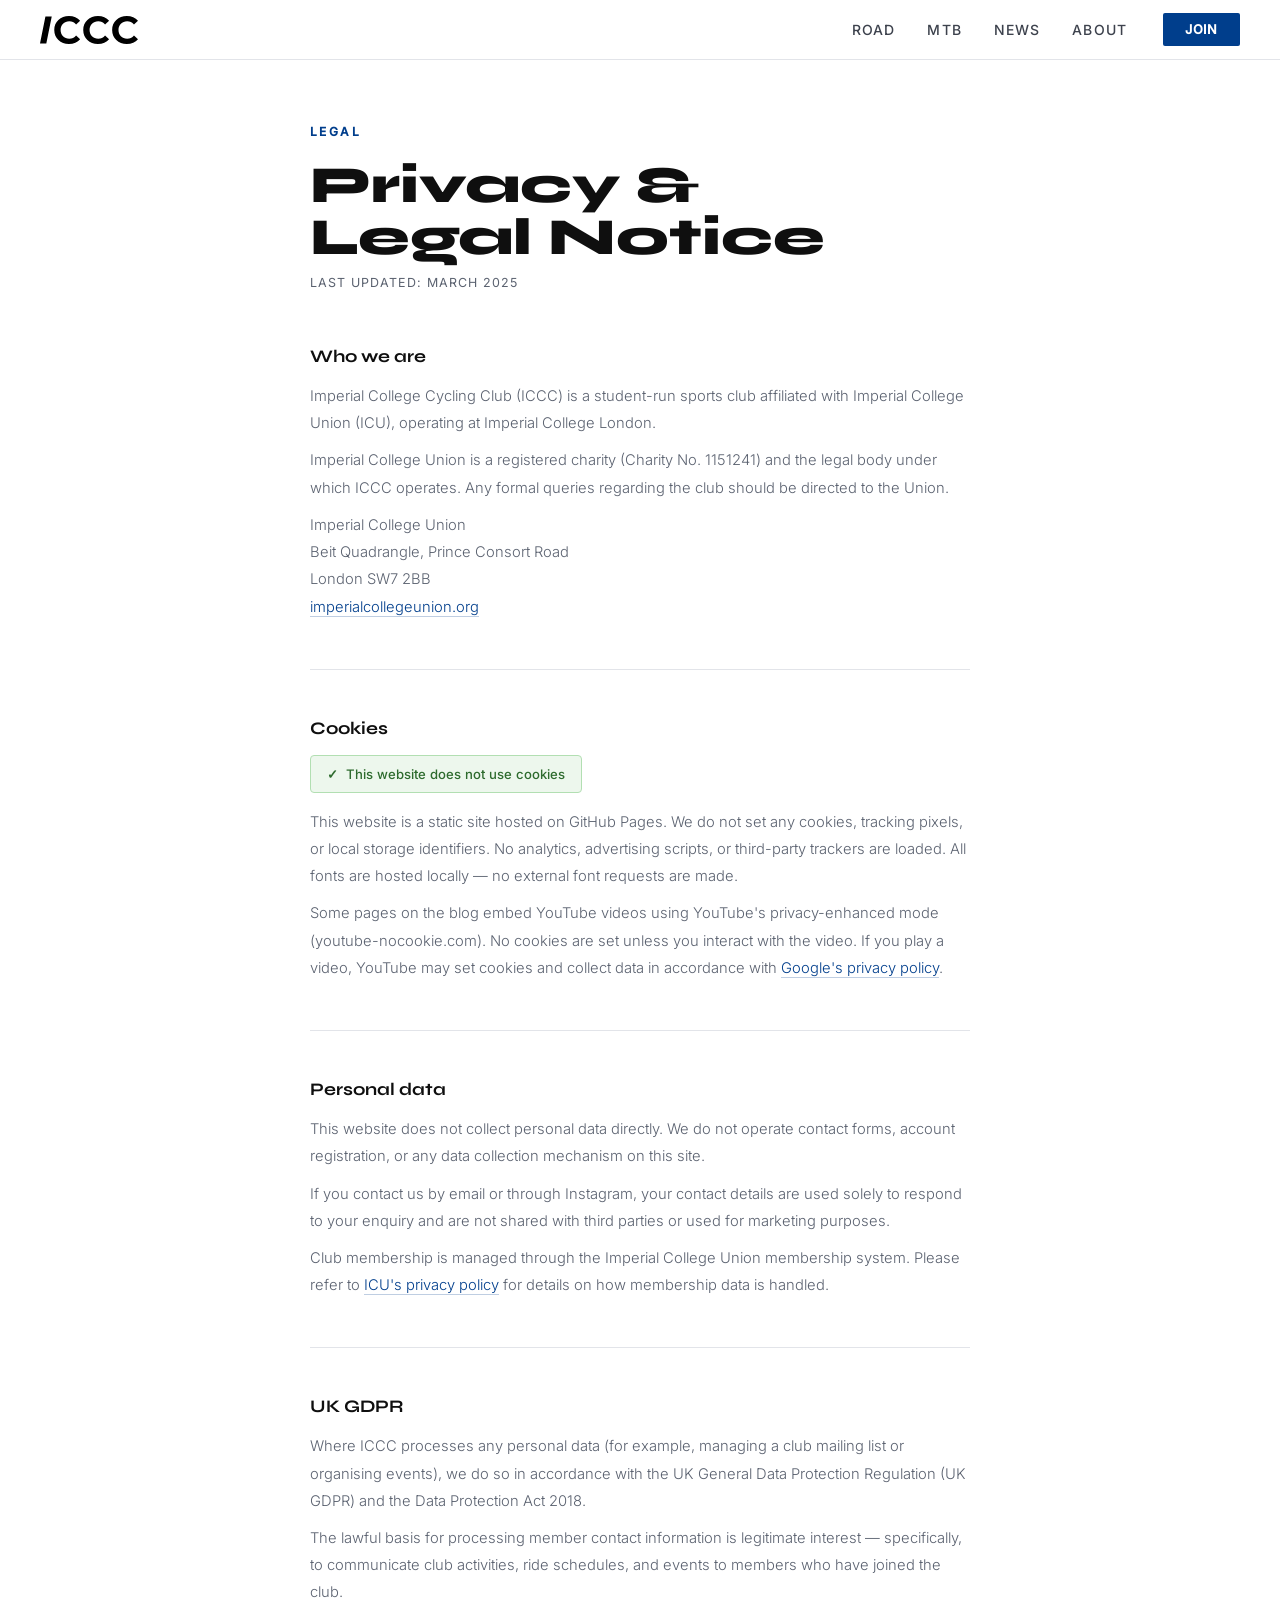
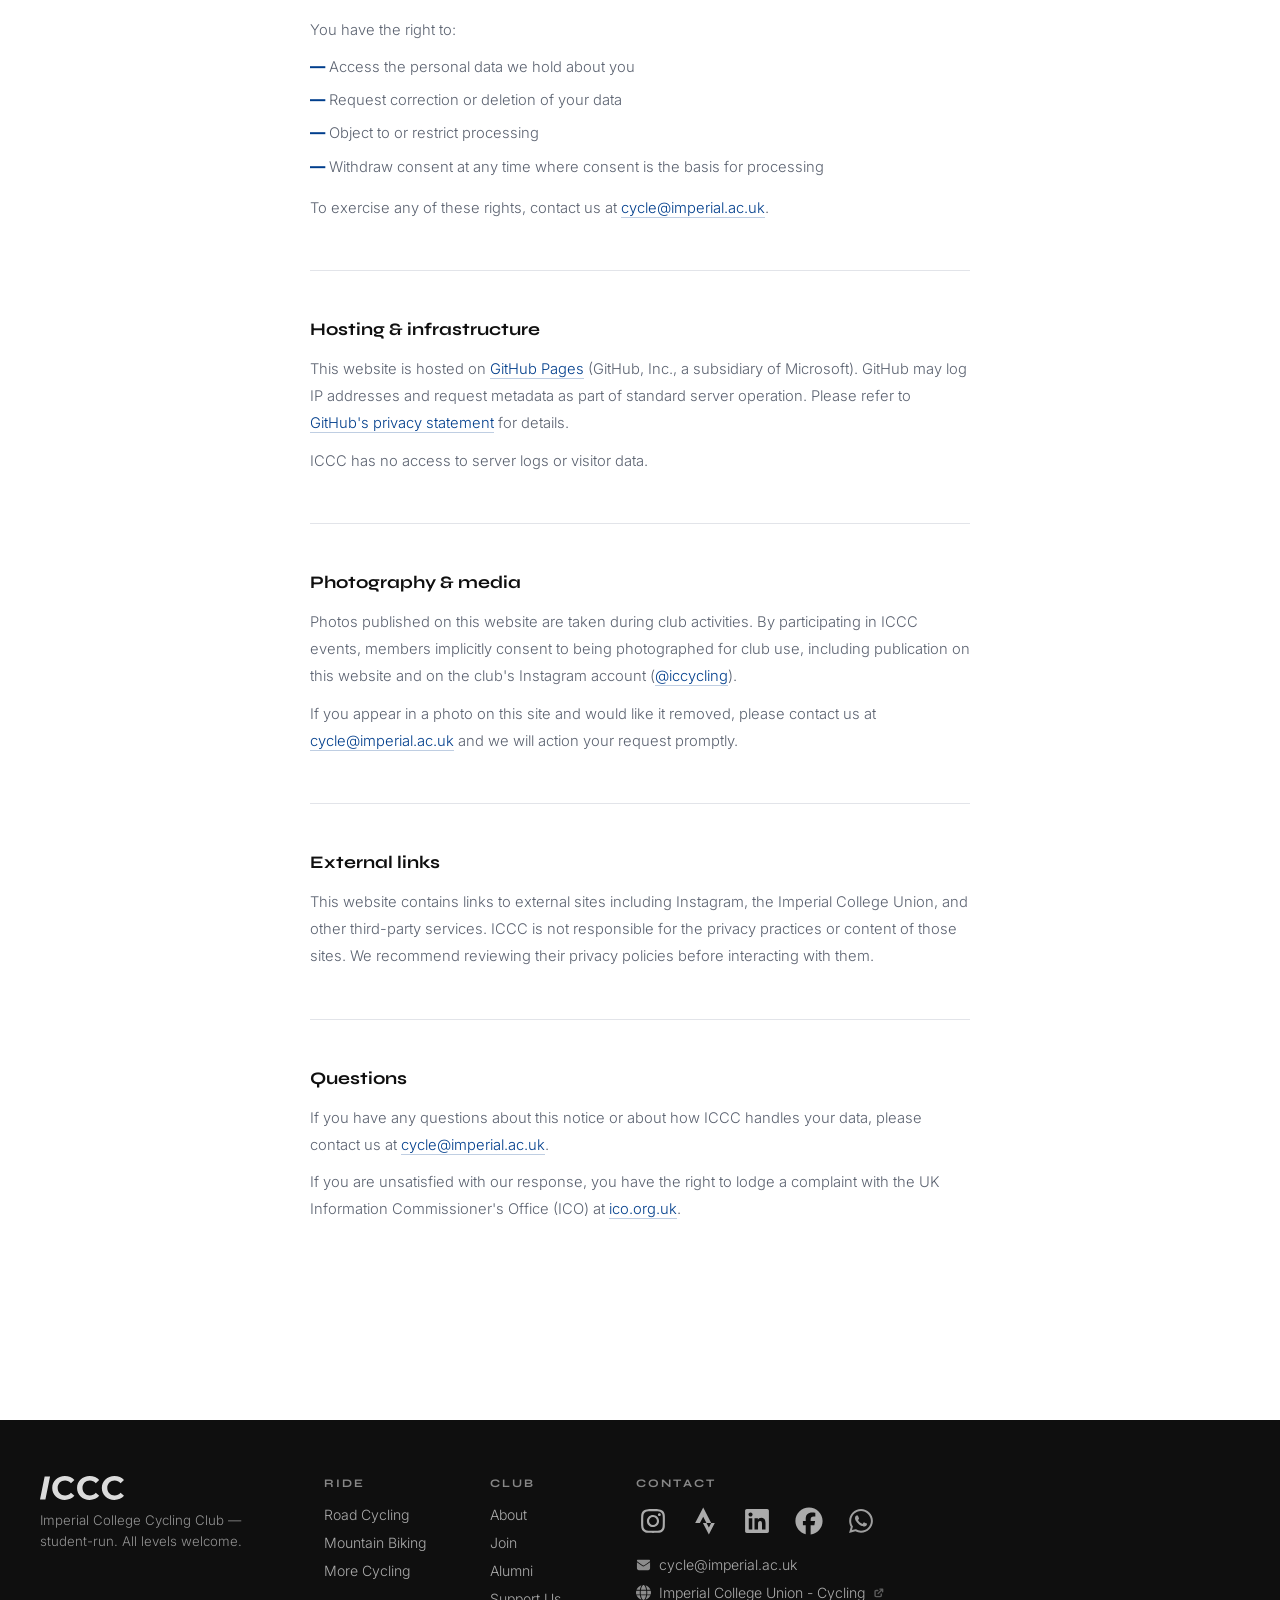
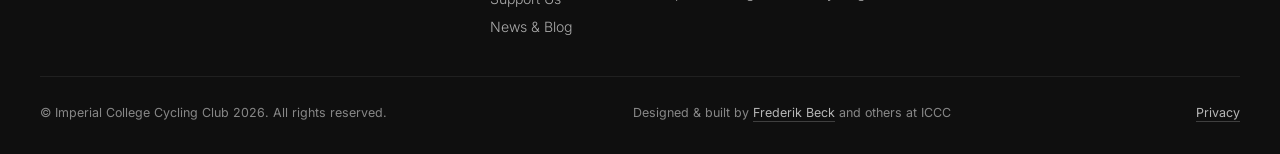
<file: privacy.html>
<!DOCTYPE html>
<html lang="en">
<head>
<meta charset="UTF-8">
<meta name="viewport" content="width=device-width, initial-scale=1.0">
<title>Privacy & Legal — Imperial College Cycling Club</title>
<!-- Favicon -->
<link rel="icon" href="/favicon.ico">

<!-- Fonts -->
<link rel="preload" href="/fonts/syne-700.woff2" as="font" type="font/woff2" crossorigin>
<link rel="preload" href="/fonts/inter-400.woff2" as="font" type="font/woff2" crossorigin>

<!-- Open Graph -->
<meta property="og:site_name" content="Imperial College Cycling Club">
<meta name="description" content="Privacy and legal information for Imperial College Cycling Club, including data protection, UK GDPR rights, hosting, and photography consent.">
<meta property="og:title" content="Privacy & Legal - Imperial College Cycling Club">
<meta property="og:description" content="Imperial College Cycling Club — road, gravel, and mountain biking in London.">
<meta property="og:url" content="https://iccycling.github.io/privacy.html">
<meta property="og:type" content="website">
<meta property="og:image" content="https://iccycling.github.io/og-image.jpg">
<meta property="og:image:width" content="1200">
<meta property="og:image:height" content="630">
<meta name="twitter:card" content="summary_large_image">
<meta name="twitter:image" content="https://iccycling.github.io/og-image.jpg">


<link rel="stylesheet" href="main.css">
<style>
  .privacy-wrap {
    max-width: 740px;
    margin: 0 auto;
    padding: 64px 40px 100px;
  }
  .privacy-wrap h1 {
    font-size: clamp(32px, 5vw, 52px);
    font-weight: 800; line-height: 1;
    margin-bottom: 12px;
  }
  .privacy-updated {
    font-size: 0.78rem; color: var(--gray);
    letter-spacing: 0.08em; text-transform: uppercase;
    margin-bottom: 56px;
  }
  .privacy-section {
    margin-bottom: 48px;
    padding-bottom: 48px;
    border-bottom: 1px solid var(--border);
  }
  .privacy-section:last-child {
    border-bottom: none;
  }
  .privacy-section h2 {
    font-size: 1.1rem; font-weight: 700;
    margin-bottom: 16px; color: var(--black);
  }
  .privacy-section p,
  .privacy-section li {
    font-size: 0.92rem; font-weight: 300; line-height: 1.85;
    color: var(--gray);
  }
  .privacy-section ul {
    padding-left: 0; list-style: none;
    display: flex; flex-direction: column; gap: 6px;
    margin-top: 10px;
  }
  .privacy-section ul li::before {
    content: '— ';
    color: var(--blue); font-weight: 600;
  }
  .privacy-section a {
    color: var(--blue); text-decoration: none;
    border-bottom: 1px solid rgba(0,62,140,0.25);
    transition: border-color 0.2s;
  }
  .privacy-section a:hover { border-color: var(--blue); }
  .cookie-badge {
    display: inline-flex; align-items: center; gap: 8px;
    background: #edf7ed; border: 1px solid #b2dfb2;
    color: #2e6b2e;
    padding: 10px 16px; border-radius: 4px;
    font-size: 0.82rem; font-weight: 500;
    margin-bottom: 16px;
  }
  .cookie-badge::before { content: '✓'; font-weight: 700; }
  @media (max-width: 860px) {
    .privacy-wrap { padding: 48px 20px 80px; }
  }
</style>
</head>
<body>

<!-- NAV -->
<nav class="nav--static">
  <a href="index.html" class="nav-logo">
    <img src="images/ICCC.svg" alt="ICCC">
  </a>
  <ul class="nav-links">
    <li><a href="road.html">Road</a></li>
    <li><a href="offroad.html">MTB</a></li>
    <li><a href="index.html#news">News</a></li>
    <li><a href="club.html">About</a></li>
  </ul>
  <a href="club.html#join" class="nav-cta">Join</a>
  <button class="nav-hamburger" aria-label="Menu">
    <span></span><span></span><span></span>
  </button>
</nav>
<div class="nav-drawer">
  <ul>
    <li><a href="road.html">Road Cycling</a></li>
    <li><a href="offroad.html">Mountain Biking</a></li>
    <li><a href="other.html">More Cycling</a></li>
    <li><a href="index.html#news">News & Blog</a></li>
    <li><a href="club.html">About</a></li>
  </ul>
  <a href="club.html#join" class="drawer-cta">Join the Club</a>
</div>


<div class="privacy-wrap">

  <span class="label">Legal</span>
  <h1>Privacy &<br>Legal Notice</h1>
  <p class="privacy-updated">Last updated: March 2025</p>


  <!-- WHO WE ARE -->
  <div class="privacy-section">
    <h2>Who we are</h2>
    <p>Imperial College Cycling Club (ICCC) is a student-run sports club affiliated with Imperial College Union (ICU), operating at Imperial College London.</p>
    <p style="margin-top:10px;">Imperial College Union is a registered charity (Charity No. 1151241) and the legal body under which ICCC operates. Any formal queries regarding the club should be directed to the Union.</p>
    <p style="margin-top:10px;">
      Imperial College Union<br>
      Beit Quadrangle, Prince Consort Road<br>
      London SW7 2BB<br>
      <a href="https://www.imperialcollegeunion.org" target="_blank" rel="noopener">imperialcollegeunion.org</a>
    </p>
  </div>


<!-- COOKIES -->
<div class="privacy-section">
  <h2>Cookies</h2>
  <div class="cookie-badge">This website does not use cookies</div>
  <p>This website is a static site hosted on GitHub Pages. We do not set any cookies, tracking pixels, or local storage identifiers. No analytics, advertising scripts, or third-party trackers are loaded. All fonts are hosted locally — no external font requests are made.</p>
  <p style="margin-top:10px;">Some pages on the blog embed YouTube videos using YouTube's privacy-enhanced mode (youtube-nocookie.com). No cookies are set unless you interact with the video. If you play a video, YouTube may set cookies and collect data in accordance with <a href="https://policies.google.com/privacy" target="_blank" rel="noopener">Google's privacy policy</a>.</p>
</div>


  <!-- DATA WE COLLECT -->
  <div class="privacy-section">
    <h2>Personal data</h2>
    <p>This website does not collect personal data directly. We do not operate contact forms, account registration, or any data collection mechanism on this site.</p>
    <p style="margin-top:10px;">If you contact us by email or through Instagram, your contact details are used solely to respond to your enquiry and are not shared with third parties or used for marketing purposes.</p>
    <p style="margin-top:10px;">Club membership is managed through the Imperial College Union membership system. Please refer to <a href="https://www.imperialcollegeunion.org/privacy" target="_blank" rel="noopener">ICU's privacy policy</a> for details on how membership data is handled.</p>
  </div>


  <!-- UK GDPR -->
  <div class="privacy-section">
    <h2>UK GDPR</h2>
    <p>Where ICCC processes any personal data (for example, managing a club mailing list or organising events), we do so in accordance with the UK General Data Protection Regulation (UK GDPR) and the Data Protection Act 2018.</p>
    <p style="margin-top:10px;">The lawful basis for processing member contact information is legitimate interest — specifically, to communicate club activities, ride schedules, and events to members who have joined the club.</p>
    <p style="margin-top:10px;">You have the right to:</p>
    <ul>
      <li>Access the personal data we hold about you</li>
      <li>Request correction or deletion of your data</li>
      <li>Object to or restrict processing</li>
      <li>Withdraw consent at any time where consent is the basis for processing</li>
    </ul>
    <p style="margin-top:14px;">To exercise any of these rights, contact us at <a href="mailto:cycle@imperial.ac.uk">cycle@imperial.ac.uk</a>.</p>
  </div>


  <!-- HOSTING -->
  <div class="privacy-section">
    <h2>Hosting & infrastructure</h2>
    <p>This website is hosted on <a href="https://pages.github.com" target="_blank" rel="noopener">GitHub Pages</a> (GitHub, Inc., a subsidiary of Microsoft). GitHub may log IP addresses and request metadata as part of standard server operation. Please refer to <a href="https://docs.github.com/en/site-policy/privacy-policies/github-general-privacy-statement" target="_blank" rel="noopener">GitHub's privacy statement</a> for details.</p>
    <p style="margin-top:10px;">ICCC has no access to server logs or visitor data.</p>
  </div>


  <!-- PHOTOS -->
  <div class="privacy-section">
    <h2>Photography & media</h2>
    <p>Photos published on this website are taken during club activities. By participating in ICCC events, members implicitly consent to being photographed for club use, including publication on this website and on the club's Instagram account (<a href="https://instagram.com/iccycling" target="_blank" rel="noopener">@iccycling</a>).</p>
    <p style="margin-top:10px;">If you appear in a photo on this site and would like it removed, please contact us at <a href="mailto:cycle@imperial.ac.uk">cycle@imperial.ac.uk</a> and we will action your request promptly.</p>
  </div>


  <!-- LINKS -->
  <div class="privacy-section">
    <h2>External links</h2>
    <p>This website contains links to external sites including Instagram, the Imperial College Union, and other third-party services. ICCC is not responsible for the privacy practices or content of those sites. We recommend reviewing their privacy policies before interacting with them.</p>
  </div>


  <!-- CONTACT -->
  <div class="privacy-section">
    <h2>Questions</h2>
    <p>If you have any questions about this notice or about how ICCC handles your data, please contact us at <a href="mailto:cycle@imperial.ac.uk">cycle@imperial.ac.uk</a>.</p>
    <p style="margin-top:10px;">If you are unsatisfied with our response, you have the right to lodge a complaint with the UK Information Commissioner's Office (ICO) at <a href="https://ico.org.uk" target="_blank" rel="noopener">ico.org.uk</a>.</p>
  </div>

</div>


<!-- FOOTER -->
<footer>
  <div class="footer-top">
    <div>
      <div class="footer-brand-name">
        <img src="images/ICCC-white.svg" alt="ICCC" style="height:24px; width:auto; opacity:0.85;">
      </div>
      <p class="footer-tagline">Imperial College Cycling Club — student-run. All levels welcome.</p>
    </div>
    <div class="footer-col">
      <h4>Ride</h4>
      <ul>
        <li><a href="road.html">Road Cycling</a></li>
        <li><a href="offroad.html">Mountain Biking</a></li>
        <li><a href="other.html">More Cycling</a></li>
      </ul>
    </div>
    <div class="footer-col">
      <h4>Club</h4>
      <ul>
        <li><a href="club.html">About</a></li>
        <li><a href="club.html#join">Join</a></li>
        <li><a href="club.html#alumni">Alumni</a></li>
        <li><a href="club.html#support">Support Us</a></li>
        <li><a href="index.html#news">News & Blog</a></li>
      </ul>
    </div>
    <div class="footer-col">
  <h4>Contact</h4>
  <div class="footer-social">
    <a href="https://www.instagram.com/iccycling" target="_blank" rel="noopener" aria-label="Instagram" title="Instagram">
      <svg xmlns="http://www.w3.org/2000/svg" viewBox="0 0 640 640"><path d="M320.3 205C256.8 204.8 205.2 256.2 205 319.7C204.8 383.2 256.2 434.8 319.7 435C383.2 435.2 434.8 383.8 435 320.3C435.2 256.8 383.8 205.2 320.3 205zM319.7 245.4C360.9 245.2 394.4 278.5 394.6 319.7C394.8 360.9 361.5 394.4 320.3 394.6C279.1 394.8 245.6 361.5 245.4 320.3C245.2 279.1 278.5 245.6 319.7 245.4zM413.1 200.3C413.1 185.5 425.1 173.5 439.9 173.5C454.7 173.5 466.7 185.5 466.7 200.3C466.7 215.1 454.7 227.1 439.9 227.1C425.1 227.1 413.1 215.1 413.1 200.3zM542.8 227.5C541.1 191.6 532.9 159.8 506.6 133.6C480.4 107.4 448.6 99.2 412.7 97.4C375.7 95.3 264.8 95.3 227.8 97.4C192 99.1 160.2 107.3 133.9 133.5C107.6 159.7 99.5 191.5 97.7 227.4C95.6 264.4 95.6 375.3 97.7 412.3C99.4 448.2 107.6 480 133.9 506.2C160.2 532.4 191.9 540.6 227.8 542.4C264.8 544.5 375.7 544.5 412.7 542.4C448.6 540.7 480.4 532.5 506.6 506.2C532.8 480 541 448.2 542.8 412.3C544.9 375.3 544.9 264.5 542.8 227.5zM495 452C487.2 471.6 472.1 486.7 452.4 494.6C422.9 506.3 352.9 503.6 320.3 503.6C287.7 503.6 217.6 506.2 188.2 494.6C168.6 486.8 153.5 471.7 145.6 452C133.9 422.5 136.6 352.5 136.6 319.9C136.6 287.3 134 217.2 145.6 187.8C153.4 168.2 168.5 153.1 188.2 145.2C217.7 133.5 287.7 136.2 320.3 136.2C352.9 136.2 423 133.6 452.4 145.2C472 153 487.1 168.1 495 187.8C506.7 217.3 504 287.3 504 319.9C504 352.5 506.7 422.6 495 452z"/></svg>
    </a>
    <a href="https://www.strava.com/clubs/imperial-college-london-cycling-club" target="_blank" rel="noopener" aria-label="Strava" title="Strava">
      <svg xmlns="http://www.w3.org/2000/svg" viewBox="0 0 640 640"><path d="M286.4 64L135 356L224.2 356L286.4 239.9L348.1 356L436.6 356L286.4 64zM436.6 356L392.7 444.2L348.1 356L280.5 356L392.7 576L504.2 356L436.6 356z"/></svg>
    </a>
    <a href="https://www.linkedin.com/company/imperial-college-cycling-club" target="_blank" rel="noopener" aria-label="LinkedIn" title="LinkedIn">
      <svg xmlns="http://www.w3.org/2000/svg" viewBox="0 0 640 640"><path d="M512 96L127.9 96C110.3 96 96 110.5 96 128.3L96 511.7C96 529.5 110.3 544 127.9 544L512 544C529.6 544 544 529.5 544 511.7L544 128.3C544 110.5 529.6 96 512 96zM231.4 480L165 480L165 266.2L231.5 266.2L231.5 480L231.4 480zM198.2 160C219.5 160 236.7 177.2 236.7 198.5C236.7 219.8 219.5 237 198.2 237C176.9 237 159.7 219.8 159.7 198.5C159.7 177.2 176.9 160 198.2 160zM480.3 480L413.9 480L413.9 376C413.9 351.2 413.4 319.3 379.4 319.3C344.8 319.3 339.5 346.3 339.5 374.2L339.5 480L273.1 480L273.1 266.2L336.8 266.2L336.8 295.4L337.7 295.4C346.6 278.6 368.3 260.9 400.6 260.9C467.8 260.9 480.3 305.2 480.3 362.8L480.3 480z"/></svg>
    </a>
    <a href="https://www.facebook.com/groups/imperialcollegecyclingclub/" target="_blank" rel="noopener" aria-label="Facebook" title="Facebook">
      <svg xmlns="http://www.w3.org/2000/svg" viewBox="0 0 640 640"><path d="M576 320C576 178.6 461.4 64 320 64C178.6 64 64 178.6 64 320C64 440 146.7 540.8 258.2 568.5L258.2 398.2L205.4 398.2L205.4 320L258.2 320L258.2 286.3C258.2 199.2 297.6 158.8 383.2 158.8C399.4 158.8 427.4 162 438.9 165.2L438.9 236C432.9 235.4 422.4 235 409.3 235C367.3 235 351.1 250.9 351.1 292.2L351.1 320L434.7 320L420.3 398.2L351 398.2L351 574.1C477.8 558.8 576 450.9 576 320z"/></svg>
    </a>
    <button type="button" class="footer-social-btn" data-wa-trigger aria-label="WhatsApp" title="WhatsApp">
      <svg xmlns="http://www.w3.org/2000/svg" viewBox="0 0 640 640"><path d="M476.9 161.1C435 119.1 379.2 96 319.9 96C197.5 96 97.9 195.6 97.9 318C97.9 357.1 108.1 395.3 127.5 429L96 544L213.7 513.1C246.1 530.8 282.6 540.1 319.8 540.1L319.9 540.1C442.2 540.1 544 440.5 544 318.1C544 258.8 518.8 203.1 476.9 161.1zM319.9 502.7C286.7 502.7 254.2 493.8 225.9 477L219.2 473L149.4 491.3L168 423.2L163.6 416.2C145.1 386.8 135.4 352.9 135.4 318C135.4 216.3 218.2 133.5 320 133.5C369.3 133.5 415.6 152.7 450.4 187.6C485.2 222.5 506.6 268.8 506.5 318.1C506.5 419.9 421.6 502.7 319.9 502.7zM421.1 364.5C415.6 361.7 388.3 348.3 383.2 346.5C378.1 344.6 374.4 343.7 370.7 349.3C367 354.9 356.4 367.3 353.1 371.1C349.9 374.8 346.6 375.3 341.1 372.5C308.5 356.2 287.1 343.4 265.6 306.5C259.9 296.7 271.3 297.4 281.9 276.2C283.7 272.5 282.8 269.3 281.4 266.5C280 263.7 268.9 236.4 264.3 225.3C259.8 214.5 255.2 216 251.8 215.8C248.6 215.6 244.9 215.6 241.2 215.6C237.5 215.6 231.5 217 226.4 222.5C221.3 228.1 207 241.5 207 268.8C207 296.1 226.9 322.5 229.6 326.2C232.4 329.9 268.7 385.9 324.4 410C359.6 425.2 373.4 426.5 391 423.9C401.7 422.3 423.8 410.5 428.4 397.5C433 384.5 433 373.4 431.6 371.1C430.3 368.6 426.6 367.2 421.1 364.5z"/></svg>
    </button>
  </div>
  <ul>
    <li>
      <a href="mailto:cycle@imperial.ac.uk" class="footer-contact-line">
        <svg class="line-icon" viewBox="0 0 512 512"><path d="M64 96C46.3 96 32 110.3 32 128C32 138.7 37.3 148.7 46.1 154.8L237.9 288.6C248.7 296.2 263.3 296.2 274.1 288.6L465.9 154.8C474.7 148.7 480 138.7 480 128C480 110.3 465.7 96 448 96L64 96zM32 176L32 384C32 419.3 60.7 448 96 448L416 448C451.3 448 480 419.3 480 384L480 176L288.3 310.8C265.8 326.6 235.9 326.6 213.5 310.8L32 176z"/></svg>
        cycle@imperial.ac.uk
      </a>
    </li>
    <li>
      <a href="https://www.imperialcollegeunion.org/activities/a-to-z/cycling" target="_blank" rel="noopener" class="footer-contact-line">
        <svg class="line-icon" viewBox="0 0 512 512"><path d="M352 256c0 22.2-1.2 43.6-3.3 64H163.3c-2.1-20.4-3.3-41.8-3.3-64s1.2-43.6 3.3-64H348.7c2.1 20.4 3.3 41.8 3.3 64zm28.8-64H503.9c5.3 20.5 8.1 41.9 8.1 64s-2.8 43.5-8.1 64H380.8c2.1-20.6 3.2-42 3.2-64s-1.1-43.4-3.2-64zm112.6-32H376.7c-10-63.9-29.8-117.4-55.3-151.6c78.3 20.7 142 77.5 171.9 151.6zm-149.1 0H167.7c6.1-36.4 15.5-68.6 27-94.7c10.5-23.6 22.2-40.7 33.5-51.5C239.4 3.2 248.7 0 256 0s16.6 3.2 27.8 13.8c11.3 10.8 23 27.9 33.5 51.5c11.6 26 20.9 58.2 27 94.7zm-209 0H18.6C48.6 85.9 112.2 29.1 190.6 8.4C165.1 42.6 145.3 96.1 135.3 160zM8.1 192H131.2c-2.1 20.6-3.2 42-3.2 64s1.1 43.4 3.2 64H8.1C2.8 299.5 0 278.1 0 256s2.8-43.5 8.1-64zM194.7 446.6c-11.6-26-20.9-58.2-27-94.6H344.3c-6.1 36.4-15.5 68.6-27 94.6c-10.5 23.6-22.2 40.7-33.5 51.5C272.6 508.8 263.3 512 256 512s-16.6-3.2-27.8-13.8c-11.3-10.8-23-27.9-33.5-51.6zM135.3 352c10 63.9 29.8 117.4 55.3 151.6C112.2 482.9 48.6 426.1 18.6 352H135.3zm358.1 0c-30 74.1-93.6 130.9-171.9 151.6c25.5-34.2 45.2-87.7 55.2-151.6H493.4z"/></svg>
        Imperial College Union - Cycling
        <svg class="ext-icon" viewBox="0 0 512 512"><path d="M320 64C302.3 64 288 78.3 288 96C288 113.7 302.3 128 320 128L370.7 128L212.3 286.3C199.8 298.8 199.8 319.1 212.3 331.6C224.8 344.1 245.1 344.1 257.6 331.6L416 173.3L416 224C416 241.7 430.3 256 448 256C465.7 256 480 241.7 480 224L480 96C480 78.3 465.7 64 448 64L320 64zM144 128C99.8 128 64 163.8 64 208L64 400C64 444.2 99.8 480 144 480L336 480C380.2 480 416 444.2 416 400L416 320C416 302.3 401.7 288 384 288C366.3 288 352 302.3 352 320L352 400C352 408.8 344.8 416 336 416L144 416C135.2 416 128 408.8 128 400L128 208C128 199.2 135.2 192 144 192L224 192C241.7 192 256 177.7 256 160C256 142.3 241.7 128 224 128L144 128z"/></svg>
      </a>
    </li>
  </ul>
</div>
  </div>
  <div class="footer-bottom">
    <span>© Imperial College Cycling Club 2026. All rights reserved.</span>
    <span>Designed & built by <a href="/iccc-hub/authors/frederik-beck/">Frederik Beck</a> and others at ICCC</span>
    <a href="privacy.html">Privacy</a>
  </div>
  <div class="wa-modal-overlay" id="waOverlay">
    <div class="wa-modal">
      <p>WhatsApp group for members only.<br>Get in contact if you want to be added.</p>
      <button class="wa-modal-close" data-wa-close>Got it</button>
    </div>
  </div>
</footer>

<script src="main.js"></script>
</body>
</html>
</file>
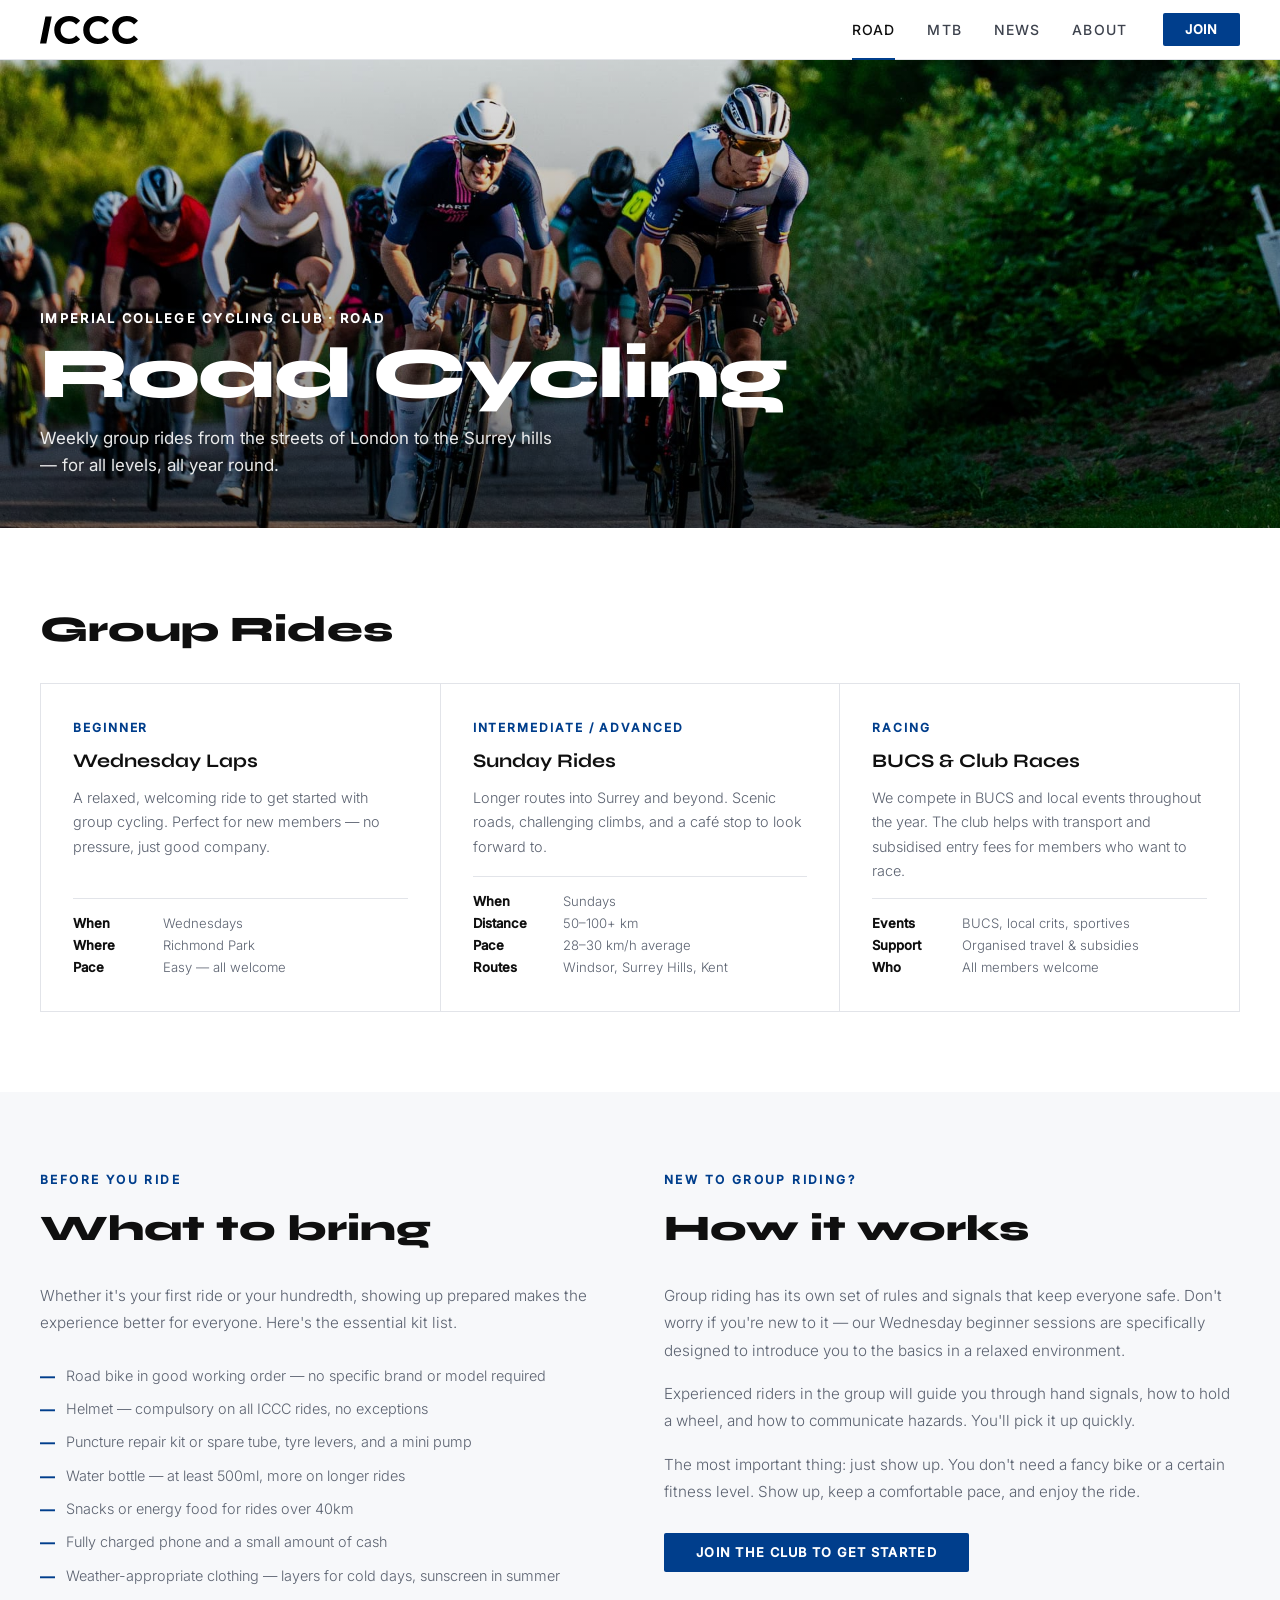
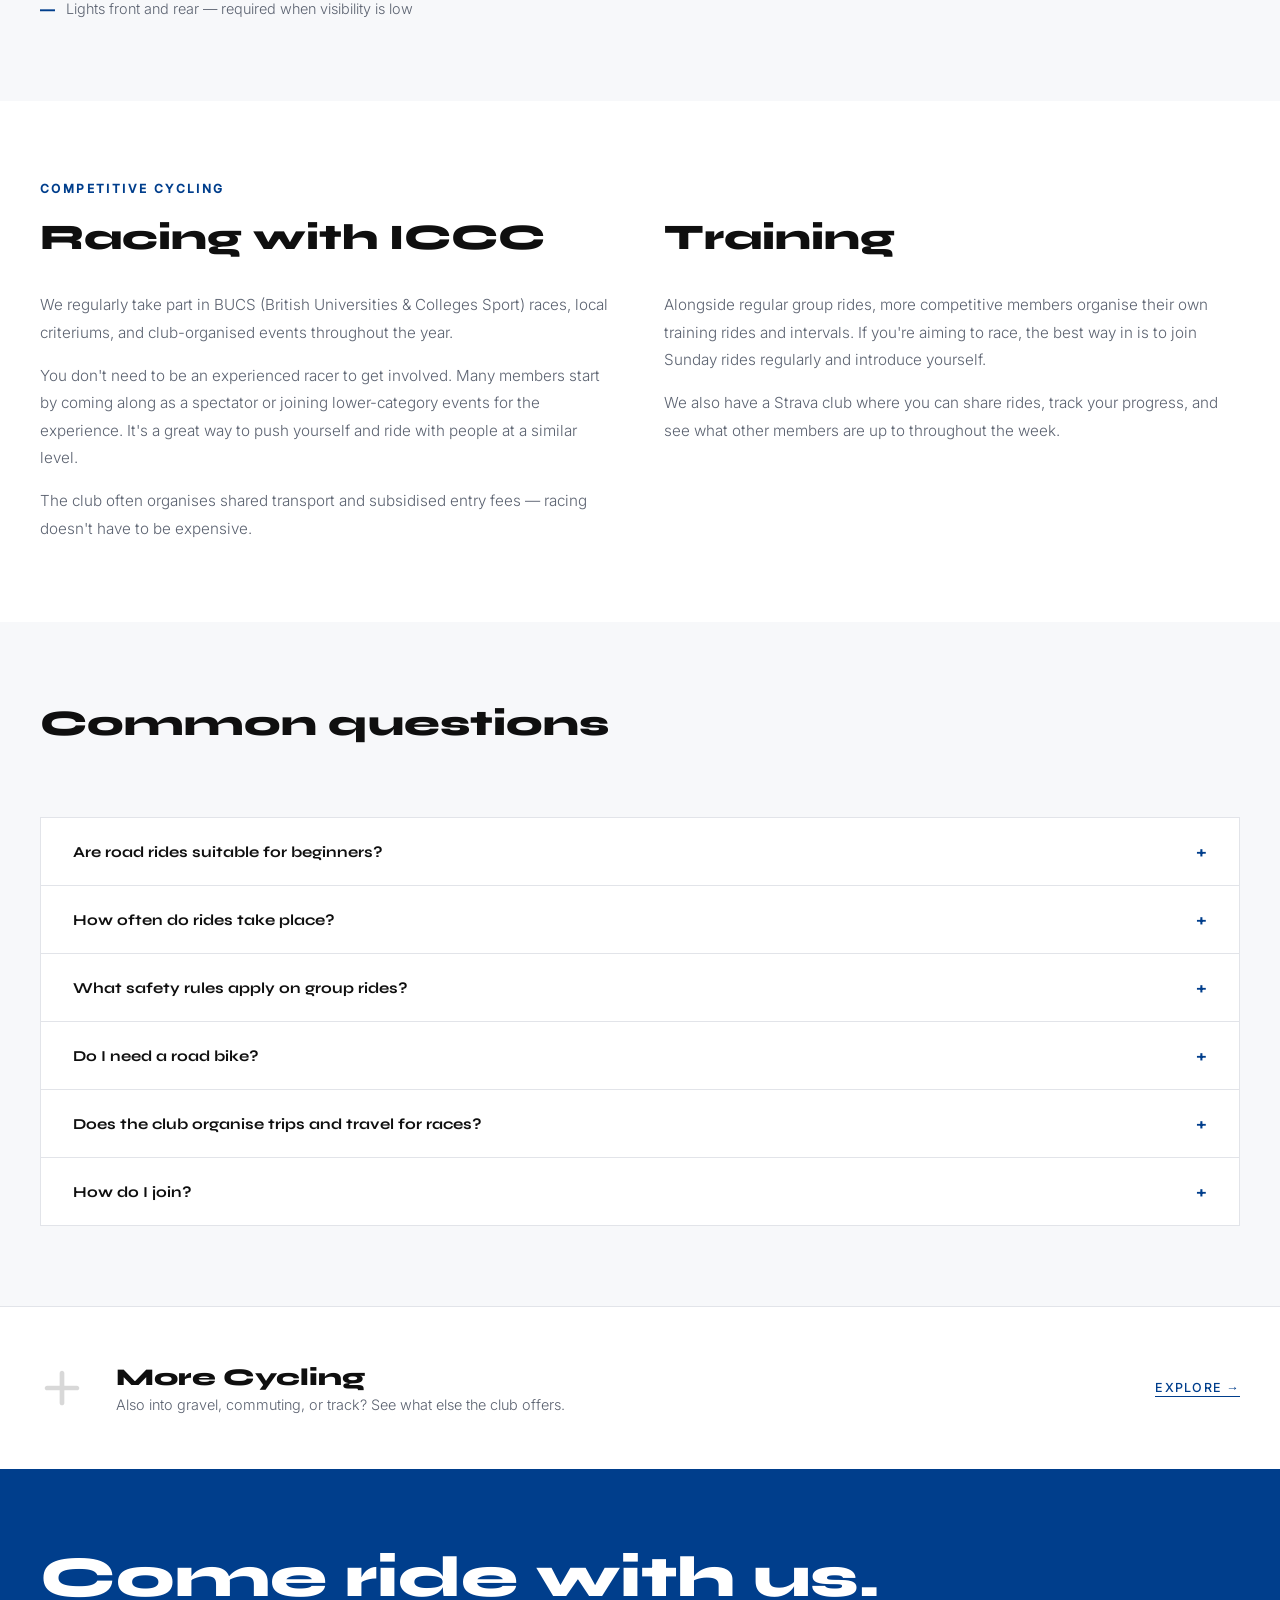
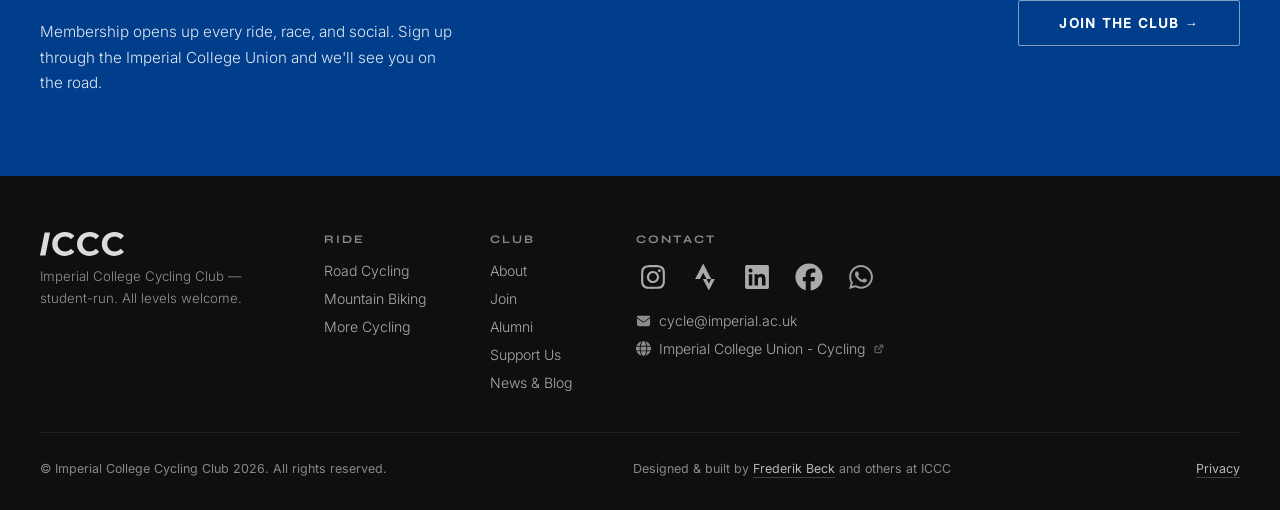
<file: road.html>
<!DOCTYPE html>
<html lang="en">
<head>
<meta charset="UTF-8">
<meta name="viewport" content="width=device-width, initial-scale=1.0">
<title>Road Cycling — Imperial College Cycling Club</title>
<!-- Favicon -->
<link rel="icon" href="/favicon.ico">

<!-- Fonts -->
<link rel="preload" href="/fonts/syne-700.woff2" as="font" type="font/woff2" crossorigin>
<link rel="preload" href="/fonts/inter-400.woff2" as="font" type="font/woff2" crossorigin>

<!-- Open Graph -->
<meta property="og:site_name" content="Imperial College Cycling Club">
<meta name="description" content="Weekly road cycling group rides with Imperial College Cycling Club — from beginner-friendly Wednesday laps in Richmond Park to Sunday rides into Surrey and BUCS racing.">
<meta property="og:title" content="Road Cycling - Imperial College Cycling Club">
<meta property="og:description" content="Imperial College Cycling Club — road, gravel, and mountain biking in London.">
<meta property="og:url" content="https://iccycling.github.io/road.html">
<meta property="og:type" content="website">
<meta property="og:image" content="https://iccycling.github.io/og-image.jpg">
<meta property="og:image:width" content="1200">
<meta property="og:image:height" content="630">
<meta name="twitter:card" content="summary_large_image">
<meta name="twitter:image" content="https://iccycling.github.io/og-image.jpg">


<link rel="stylesheet" href="main.css">
</head>
<body>

<!-- NAV -->
<nav class="nav--static">
  <a href="index.html" class="nav-logo">
    <img src="images/ICCC.svg" alt="ICCC">
  </a>
  <ul class="nav-links">
    <li><a href="road.html" class="active">Road</a></li>
    <li><a href="offroad.html">MTB</a></li>
    <li><a href="index.html#news">News</a></li>
    <li><a href="club.html">About</a></li>
  </ul>
  <a href="club.html#join" class="nav-cta">Join</a>
  <button class="nav-hamburger" aria-label="Menu">
    <span></span><span></span><span></span>
  </button>
</nav>
<div class="nav-drawer">
  <ul>
    <li><a href="road.html" class="active">Road Cycling</a></li>
    <li><a href="offroad.html">Mountain Biking</a></li>
    <li><a href="other.html">More Cycling</a></li>
    <li><a href="index.html#news">News & Blog</a></li>
    <li><a href="club.html">About</a></li>
  </ul>
  <a href="club.html#join" class="drawer-cta">Join the Club</a>
</div>


<!-- PAGE HERO -->
<section class="page-hero">
  <img class="page-hero-bg" src="images/NR_08112.jpg" alt="ICCC Road Cycling" style="object-position: center 30%;">
  <div class="page-hero-overlay"></div>
  <div class="page-hero-content">
    <div class="page-hero-eyebrow">Imperial College Cycling Club · Road</div>
    <h1 class="page-hero-title">Road Cycling</h1>
    <p class="page-hero-sub">
      Weekly group rides from the streets of London to the Surrey hills — for all levels, all year round.
    </p>
  </div>
</section>


<!-- RIDES OVERVIEW -->
<section class="content-section">
  <h2>Group Rides</h2>
  <div class="three-col">

    <div class="ride-card">
      <div class="ride-card-tag">Beginner</div>
      <h3>Wednesday Laps</h3>
      <p>A relaxed, welcoming ride to get started with group cycling. Perfect for new members — no pressure, just good company.</p>
      <div class="ride-meta">
        <div class="ride-meta-item"><strong>When</strong> Wednesdays</div>
        <div class="ride-meta-item"><strong>Where</strong> Richmond Park</div>
        <div class="ride-meta-item"><strong>Pace</strong> Easy — all welcome</div>
      </div>
    </div>

    <div class="ride-card">
      <div class="ride-card-tag">Intermediate / Advanced</div>
      <h3>Sunday Rides</h3>
      <p>Longer routes into Surrey and beyond. Scenic roads, challenging climbs, and a café stop to look forward to.</p>
      <div class="ride-meta">
        <div class="ride-meta-item"><strong>When</strong> Sundays</div>
        <div class="ride-meta-item"><strong>Distance</strong> 50–100+ km</div>
        <div class="ride-meta-item"><strong>Pace</strong> 28–30 km/h average</div>
        <div class="ride-meta-item"><strong>Routes</strong> Windsor, Surrey Hills, Kent</div>
      </div>
    </div>

    <div class="ride-card">
      <div class="ride-card-tag">Racing</div>
      <h3>BUCS & Club Races</h3>
      <p>We compete in BUCS and local events throughout the year. The club helps with transport and subsidised entry fees for members who want to race.</p>
      <div class="ride-meta">
        <div class="ride-meta-item"><strong>Events</strong> BUCS, local crits, sportives</div>
        <div class="ride-meta-item"><strong>Support</strong> Organised travel & subsidies</div>
        <div class="ride-meta-item"><strong>Who</strong> All members welcome</div>
      </div>
    </div>

  </div>
</section>


<!-- WHAT TO BRING -->
<section class="content-section bg-off">
  <div class="two-col" style="align-items: start;">

    <div>
      <span class="label">Before you ride</span>
      <h2>What to bring</h2>
      <p style="font-size:0.95rem; font-weight:300; line-height:1.8; color:var(--gray); margin-bottom:28px;">
        Whether it's your first ride or your hundredth, showing up prepared makes the experience better for everyone. Here's the essential kit list.
      </p>
      <ul class="bring-list">
        <li>Road bike in good working order — no specific brand or model required</li>
        <li>Helmet — compulsory on all ICCC rides, no exceptions</li>
        <li>Puncture repair kit or spare tube, tyre levers, and a mini pump</li>
        <li>Water bottle — at least 500ml, more on longer rides</li>
        <li>Snacks or energy food for rides over 40km</li>
        <li>Fully charged phone and a small amount of cash</li>
        <li>Weather-appropriate clothing — layers for cold days, sunscreen in summer</li>
        <li>Lights front and rear — required when visibility is low</li>
      </ul>
    </div>

    <div>
      <span class="label">New to group riding?</span>
      <h2>How it works</h2>
      <div class="text-block">
        <p>Group riding has its own set of rules and signals that keep everyone safe. Don't worry if you're new to it — our Wednesday beginner sessions are specifically designed to introduce you to the basics in a relaxed environment.</p>
        <p>Experienced riders in the group will guide you through hand signals, how to hold a wheel, and how to communicate hazards. You'll pick it up quickly.</p>
        <p>The most important thing: just show up. You don't need a fancy bike or a certain fitness level. Show up, keep a comfortable pace, and enjoy the ride.</p>
        <a href="club.html#join" class="btn-blue" style="margin-top:12px;">Join the club to get started</a>
      </div>
    </div>

  </div>
</section>


<!-- RACING -->
<section class="content-section" id="racing">
  <span class="label">Competitive Cycling</span>
  <div class="two-col" style="align-items: start;">
    <div>
      <h2>Racing with ICCC</h2>
      <div class="text-block">
        <p>We regularly take part in BUCS (British Universities & Colleges Sport) races, local criteriums, and club-organised events throughout the year.</p>
        <p>You don't need to be an experienced racer to get involved. Many members start by coming along as a spectator or joining lower-category events for the experience. It's a great way to push yourself and ride with people at a similar level.</p>
        <p>The club often organises shared transport and subsidised entry fees — racing doesn't have to be expensive.</p>
      </div>
    </div>
    <div>
      <h2>Training</h2>
      <div class="text-block">
        <p>Alongside regular group rides, more competitive members organise their own training rides and intervals. If you're aiming to race, the best way in is to join Sunday rides regularly and introduce yourself.</p>
        <p>We also have a Strava club where you can share rides, track your progress, and see what other members are up to throughout the week.</p>
      </div>
    </div>
  </div>
</section>


<!-- FAQ -->
<section class="content-section bg-off">
  <div class="section-header">
    <h2>Common questions</h2>
  </div>
  <div class="faq-list">
    <div class="faq-item">
      <button class="faq-question">Are road rides suitable for beginners?</button>
      <div class="faq-answer">Yes. Our Wednesday laps at Richmond Park are designed specifically for new riders. The focus is on confidence, group-riding basics, and enjoyment — not speed. No experience necessary.</div>
    </div>
    <div class="faq-item">
      <button class="faq-question">How often do rides take place?</button>
      <div class="faq-answer">Road rides run weekly on Wednesdays (beginners) and Sundays (longer group rides). Racing events and additional sessions are announced via Instagram and the club mailing list.</div>
    </div>
    <div class="faq-item">
      <button class="faq-question">What safety rules apply on group rides?</button>
      <div class="faq-answer">Helmets are compulsory on all ICCC rides without exception. We follow standard group riding practice — hand signals, calling out hazards, no sudden braking. Beginners are guided through this on their first ride.</div>
    </div>
    <div class="faq-item">
      <button class="faq-question">Do I need a road bike?</button>
      <div class="faq-answer">Yes — a road bike or similar (gravel, hybrid) is required. If you're just starting out and don't have one yet, reach out before you come and we'll help you figure out the best option.</div>
    </div>
    <div class="faq-item">
      <button class="faq-question">Does the club organise trips and travel for races?</button>
      <div class="faq-answer">Yes. We organise a summer trip abroad each year and coordinate transport for BUCS and other race events, usually with subsidised options for members. Details are announced in advance through our channels.</div>
    </div>
    <div class="faq-item">
      <button class="faq-question">How do I join?</button>
      <div class="faq-answer">Membership is through the Imperial College Union. Once you're signed up, you'll get access to all rides, events, and the club group chat. Head to the join page for the link and details.</div>
    </div>
  </div>
</section>


<!-- DISCIPLINE CROSS-LINK -->
<section class="disc-cross-link">
  <svg class="dcl-icon" width="44" height="44" viewBox="0 0 448 448"><path d="M224 48c13.3 0 24 10.7 24 24v128h128c13.3 0 24 10.7 24 24s-10.7 24-24 24H248v128c0 13.3-10.7 24-24 24s-24-10.7-24-24V248H72c-13.3 0-24-10.7-24-24s10.7-24 24-24h128V72c0-13.3 10.7-24 24-24z"/></svg>
  <div>
    <div class="dcl-title">More Cycling</div>
    <div class="dcl-sub">Also into gravel, commuting, or track? See what else the club offers.</div>
  </div>
  <a href="other.html" class="text-link">Explore →</a>
</section>


<!-- JOIN CTA -->
<section class="join">
  <div>
    <h2>Come ride with us.</h2>
    <p>Membership opens up every ride, race, and social. Sign up through the Imperial College Union and we'll see you on the road.</p>
  </div>
  <a href="club.html#join" class="btn-outline-white">Join the Club →</a>
</section>


<!-- FOOTER -->
<footer>
  <div class="footer-top">
    <div>
      <div class="footer-brand-name">
        <img src="images/ICCC-white.svg" alt="ICCC" style="height:24px; width:auto; opacity:0.85;">
      </div>
      <p class="footer-tagline">Imperial College Cycling Club — student-run. All levels welcome.</p>
    </div>
    <div class="footer-col">
      <h4>Ride</h4>
      <ul>
        <li><a href="road.html">Road Cycling</a></li>
        <li><a href="offroad.html">Mountain Biking</a></li>
        <li><a href="other.html">More Cycling</a></li>
      </ul>
    </div>
    <div class="footer-col">
      <h4>Club</h4>
      <ul>
        <li><a href="club.html">About</a></li>
        <li><a href="club.html#join">Join</a></li>
        <li><a href="club.html#alumni">Alumni</a></li>
        <li><a href="club.html#support">Support Us</a></li>
        <li><a href="index.html#news">News & Blog</a></li>
      </ul>
    </div>
    <div class="footer-col">
  <h4>Contact</h4>
  <div class="footer-social">
    <a href="https://www.instagram.com/iccycling" target="_blank" rel="noopener" aria-label="Instagram" title="Instagram">
      <svg xmlns="http://www.w3.org/2000/svg" viewBox="0 0 640 640"><path d="M320.3 205C256.8 204.8 205.2 256.2 205 319.7C204.8 383.2 256.2 434.8 319.7 435C383.2 435.2 434.8 383.8 435 320.3C435.2 256.8 383.8 205.2 320.3 205zM319.7 245.4C360.9 245.2 394.4 278.5 394.6 319.7C394.8 360.9 361.5 394.4 320.3 394.6C279.1 394.8 245.6 361.5 245.4 320.3C245.2 279.1 278.5 245.6 319.7 245.4zM413.1 200.3C413.1 185.5 425.1 173.5 439.9 173.5C454.7 173.5 466.7 185.5 466.7 200.3C466.7 215.1 454.7 227.1 439.9 227.1C425.1 227.1 413.1 215.1 413.1 200.3zM542.8 227.5C541.1 191.6 532.9 159.8 506.6 133.6C480.4 107.4 448.6 99.2 412.7 97.4C375.7 95.3 264.8 95.3 227.8 97.4C192 99.1 160.2 107.3 133.9 133.5C107.6 159.7 99.5 191.5 97.7 227.4C95.6 264.4 95.6 375.3 97.7 412.3C99.4 448.2 107.6 480 133.9 506.2C160.2 532.4 191.9 540.6 227.8 542.4C264.8 544.5 375.7 544.5 412.7 542.4C448.6 540.7 480.4 532.5 506.6 506.2C532.8 480 541 448.2 542.8 412.3C544.9 375.3 544.9 264.5 542.8 227.5zM495 452C487.2 471.6 472.1 486.7 452.4 494.6C422.9 506.3 352.9 503.6 320.3 503.6C287.7 503.6 217.6 506.2 188.2 494.6C168.6 486.8 153.5 471.7 145.6 452C133.9 422.5 136.6 352.5 136.6 319.9C136.6 287.3 134 217.2 145.6 187.8C153.4 168.2 168.5 153.1 188.2 145.2C217.7 133.5 287.7 136.2 320.3 136.2C352.9 136.2 423 133.6 452.4 145.2C472 153 487.1 168.1 495 187.8C506.7 217.3 504 287.3 504 319.9C504 352.5 506.7 422.6 495 452z"/></svg>
    </a>
    <a href="https://www.strava.com/clubs/imperial-college-london-cycling-club" target="_blank" rel="noopener" aria-label="Strava" title="Strava">
      <svg xmlns="http://www.w3.org/2000/svg" viewBox="0 0 640 640"><path d="M286.4 64L135 356L224.2 356L286.4 239.9L348.1 356L436.6 356L286.4 64zM436.6 356L392.7 444.2L348.1 356L280.5 356L392.7 576L504.2 356L436.6 356z"/></svg>
    </a>
    <a href="https://www.linkedin.com/company/imperial-college-cycling-club" target="_blank" rel="noopener" aria-label="LinkedIn" title="LinkedIn">
      <svg xmlns="http://www.w3.org/2000/svg" viewBox="0 0 640 640"><path d="M512 96L127.9 96C110.3 96 96 110.5 96 128.3L96 511.7C96 529.5 110.3 544 127.9 544L512 544C529.6 544 544 529.5 544 511.7L544 128.3C544 110.5 529.6 96 512 96zM231.4 480L165 480L165 266.2L231.5 266.2L231.5 480L231.4 480zM198.2 160C219.5 160 236.7 177.2 236.7 198.5C236.7 219.8 219.5 237 198.2 237C176.9 237 159.7 219.8 159.7 198.5C159.7 177.2 176.9 160 198.2 160zM480.3 480L413.9 480L413.9 376C413.9 351.2 413.4 319.3 379.4 319.3C344.8 319.3 339.5 346.3 339.5 374.2L339.5 480L273.1 480L273.1 266.2L336.8 266.2L336.8 295.4L337.7 295.4C346.6 278.6 368.3 260.9 400.6 260.9C467.8 260.9 480.3 305.2 480.3 362.8L480.3 480z"/></svg>
    </a>
    <a href="https://www.facebook.com/groups/imperialcollegecyclingclub/" target="_blank" rel="noopener" aria-label="Facebook" title="Facebook">
      <svg xmlns="http://www.w3.org/2000/svg" viewBox="0 0 640 640"><path d="M576 320C576 178.6 461.4 64 320 64C178.6 64 64 178.6 64 320C64 440 146.7 540.8 258.2 568.5L258.2 398.2L205.4 398.2L205.4 320L258.2 320L258.2 286.3C258.2 199.2 297.6 158.8 383.2 158.8C399.4 158.8 427.4 162 438.9 165.2L438.9 236C432.9 235.4 422.4 235 409.3 235C367.3 235 351.1 250.9 351.1 292.2L351.1 320L434.7 320L420.3 398.2L351 398.2L351 574.1C477.8 558.8 576 450.9 576 320z"/></svg>
    </a>
    <button type="button" class="footer-social-btn" data-wa-trigger aria-label="WhatsApp" title="WhatsApp">
      <svg xmlns="http://www.w3.org/2000/svg" viewBox="0 0 640 640"><path d="M476.9 161.1C435 119.1 379.2 96 319.9 96C197.5 96 97.9 195.6 97.9 318C97.9 357.1 108.1 395.3 127.5 429L96 544L213.7 513.1C246.1 530.8 282.6 540.1 319.8 540.1L319.9 540.1C442.2 540.1 544 440.5 544 318.1C544 258.8 518.8 203.1 476.9 161.1zM319.9 502.7C286.7 502.7 254.2 493.8 225.9 477L219.2 473L149.4 491.3L168 423.2L163.6 416.2C145.1 386.8 135.4 352.9 135.4 318C135.4 216.3 218.2 133.5 320 133.5C369.3 133.5 415.6 152.7 450.4 187.6C485.2 222.5 506.6 268.8 506.5 318.1C506.5 419.9 421.6 502.7 319.9 502.7zM421.1 364.5C415.6 361.7 388.3 348.3 383.2 346.5C378.1 344.6 374.4 343.7 370.7 349.3C367 354.9 356.4 367.3 353.1 371.1C349.9 374.8 346.6 375.3 341.1 372.5C308.5 356.2 287.1 343.4 265.6 306.5C259.9 296.7 271.3 297.4 281.9 276.2C283.7 272.5 282.8 269.3 281.4 266.5C280 263.7 268.9 236.4 264.3 225.3C259.8 214.5 255.2 216 251.8 215.8C248.6 215.6 244.9 215.6 241.2 215.6C237.5 215.6 231.5 217 226.4 222.5C221.3 228.1 207 241.5 207 268.8C207 296.1 226.9 322.5 229.6 326.2C232.4 329.9 268.7 385.9 324.4 410C359.6 425.2 373.4 426.5 391 423.9C401.7 422.3 423.8 410.5 428.4 397.5C433 384.5 433 373.4 431.6 371.1C430.3 368.6 426.6 367.2 421.1 364.5z"/></svg>
    </button>
  </div>
  <ul>
    <li>
      <a href="mailto:cycle@imperial.ac.uk" class="footer-contact-line">
        <svg class="line-icon" viewBox="0 0 512 512"><path d="M64 96C46.3 96 32 110.3 32 128C32 138.7 37.3 148.7 46.1 154.8L237.9 288.6C248.7 296.2 263.3 296.2 274.1 288.6L465.9 154.8C474.7 148.7 480 138.7 480 128C480 110.3 465.7 96 448 96L64 96zM32 176L32 384C32 419.3 60.7 448 96 448L416 448C451.3 448 480 419.3 480 384L480 176L288.3 310.8C265.8 326.6 235.9 326.6 213.5 310.8L32 176z"/></svg>
        cycle@imperial.ac.uk
      </a>
    </li>
    <li>
      <a href="https://www.imperialcollegeunion.org/activities/a-to-z/cycling" target="_blank" rel="noopener" class="footer-contact-line">
        <svg class="line-icon" viewBox="0 0 512 512"><path d="M352 256c0 22.2-1.2 43.6-3.3 64H163.3c-2.1-20.4-3.3-41.8-3.3-64s1.2-43.6 3.3-64H348.7c2.1 20.4 3.3 41.8 3.3 64zm28.8-64H503.9c5.3 20.5 8.1 41.9 8.1 64s-2.8 43.5-8.1 64H380.8c2.1-20.6 3.2-42 3.2-64s-1.1-43.4-3.2-64zm112.6-32H376.7c-10-63.9-29.8-117.4-55.3-151.6c78.3 20.7 142 77.5 171.9 151.6zm-149.1 0H167.7c6.1-36.4 15.5-68.6 27-94.7c10.5-23.6 22.2-40.7 33.5-51.5C239.4 3.2 248.7 0 256 0s16.6 3.2 27.8 13.8c11.3 10.8 23 27.9 33.5 51.5c11.6 26 20.9 58.2 27 94.7zm-209 0H18.6C48.6 85.9 112.2 29.1 190.6 8.4C165.1 42.6 145.3 96.1 135.3 160zM8.1 192H131.2c-2.1 20.6-3.2 42-3.2 64s1.1 43.4 3.2 64H8.1C2.8 299.5 0 278.1 0 256s2.8-43.5 8.1-64zM194.7 446.6c-11.6-26-20.9-58.2-27-94.6H344.3c-6.1 36.4-15.5 68.6-27 94.6c-10.5 23.6-22.2 40.7-33.5 51.5C272.6 508.8 263.3 512 256 512s-16.6-3.2-27.8-13.8c-11.3-10.8-23-27.9-33.5-51.6zM135.3 352c10 63.9 29.8 117.4 55.3 151.6C112.2 482.9 48.6 426.1 18.6 352H135.3zm358.1 0c-30 74.1-93.6 130.9-171.9 151.6c25.5-34.2 45.2-87.7 55.2-151.6H493.4z"/></svg>
        Imperial College Union - Cycling
        <svg class="ext-icon" viewBox="0 0 512 512"><path d="M320 64C302.3 64 288 78.3 288 96C288 113.7 302.3 128 320 128L370.7 128L212.3 286.3C199.8 298.8 199.8 319.1 212.3 331.6C224.8 344.1 245.1 344.1 257.6 331.6L416 173.3L416 224C416 241.7 430.3 256 448 256C465.7 256 480 241.7 480 224L480 96C480 78.3 465.7 64 448 64L320 64zM144 128C99.8 128 64 163.8 64 208L64 400C64 444.2 99.8 480 144 480L336 480C380.2 480 416 444.2 416 400L416 320C416 302.3 401.7 288 384 288C366.3 288 352 302.3 352 320L352 400C352 408.8 344.8 416 336 416L144 416C135.2 416 128 408.8 128 400L128 208C128 199.2 135.2 192 144 192L224 192C241.7 192 256 177.7 256 160C256 142.3 241.7 128 224 128L144 128z"/></svg>
      </a>
    </li>
  </ul>
</div>
  </div>
  <div class="footer-bottom">
    <span>© Imperial College Cycling Club 2026. All rights reserved.</span>
    <span>Designed & built by <a href="/iccc-hub/authors/frederik-beck/">Frederik Beck</a> and others at ICCC</span>
    <a href="privacy.html">Privacy</a>
  </div>
  <div class="wa-modal-overlay" id="waOverlay">
    <div class="wa-modal">
      <p>WhatsApp group for members only.<br>Get in contact if you want to be added.</p>
      <button class="wa-modal-close" data-wa-close>Got it</button>
    </div>
  </div>
</footer>


<script src="main.js"></script>

</body>
</html>
</file>
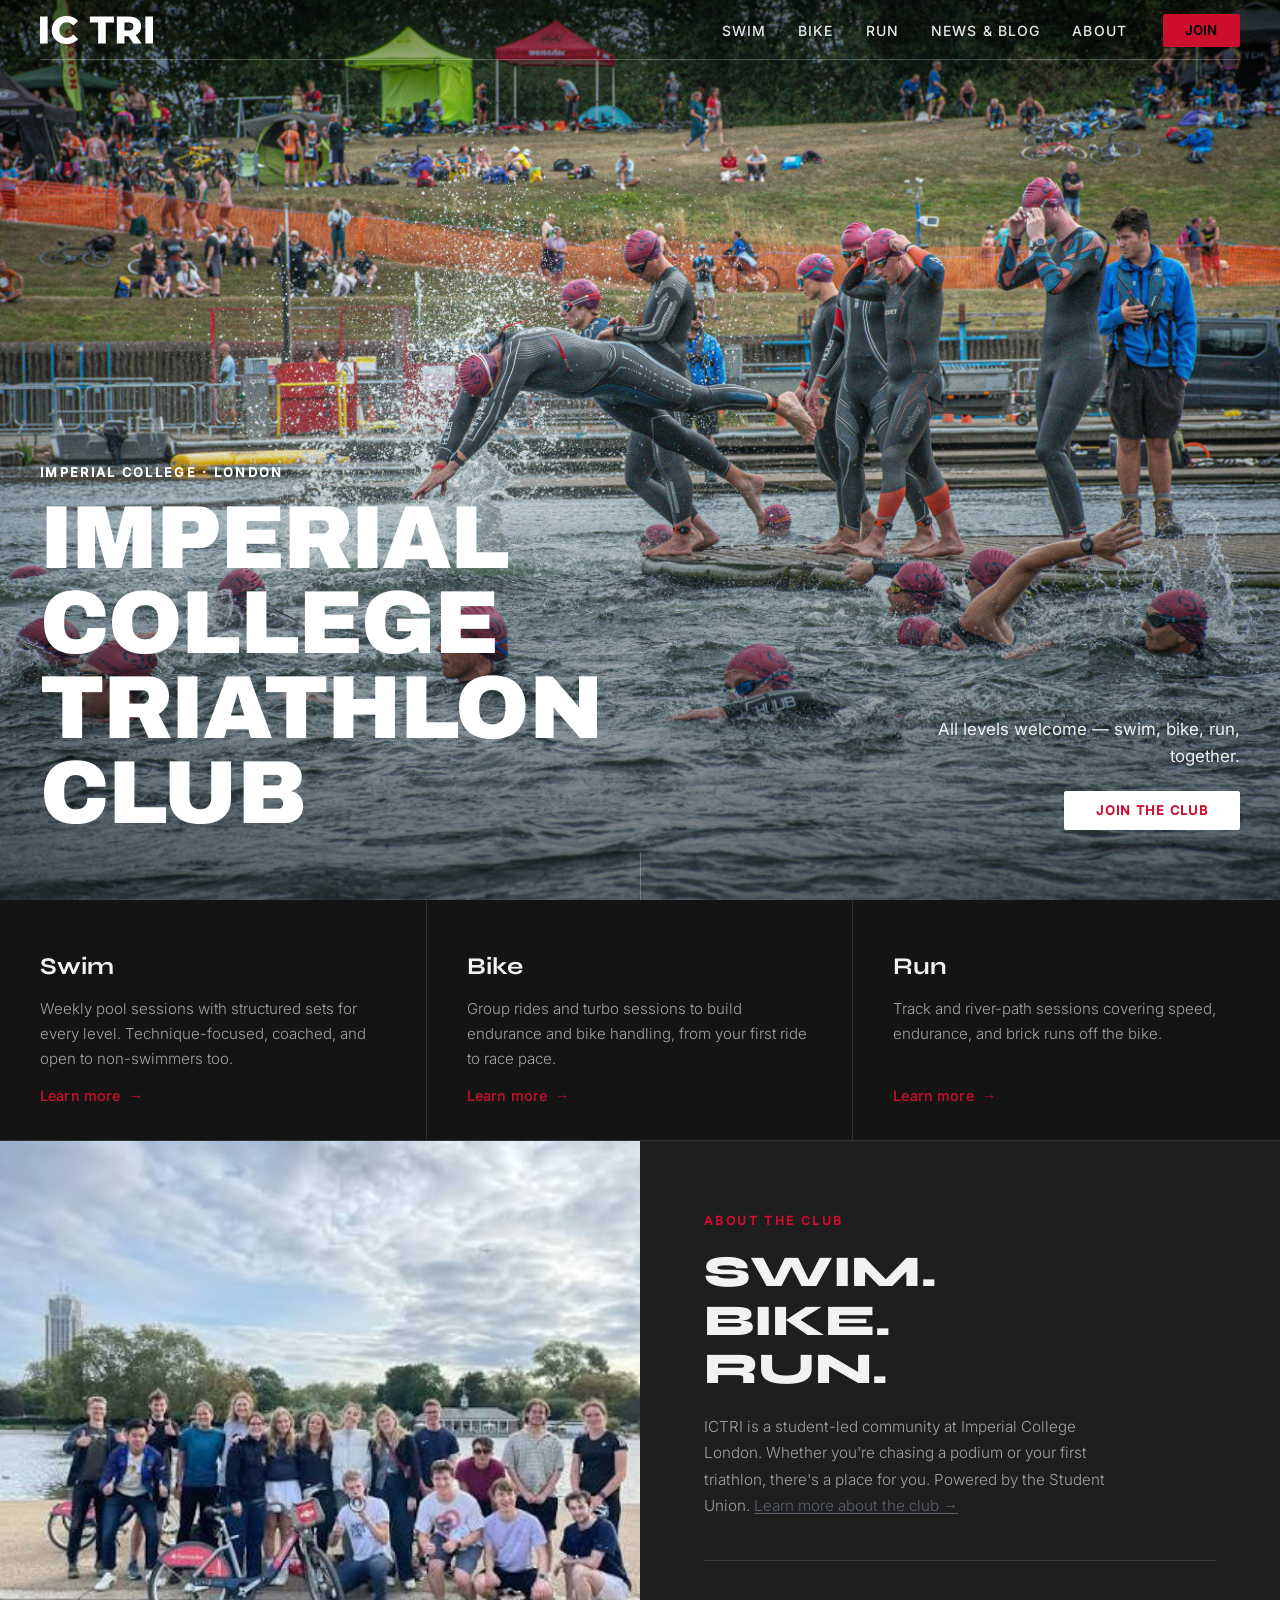
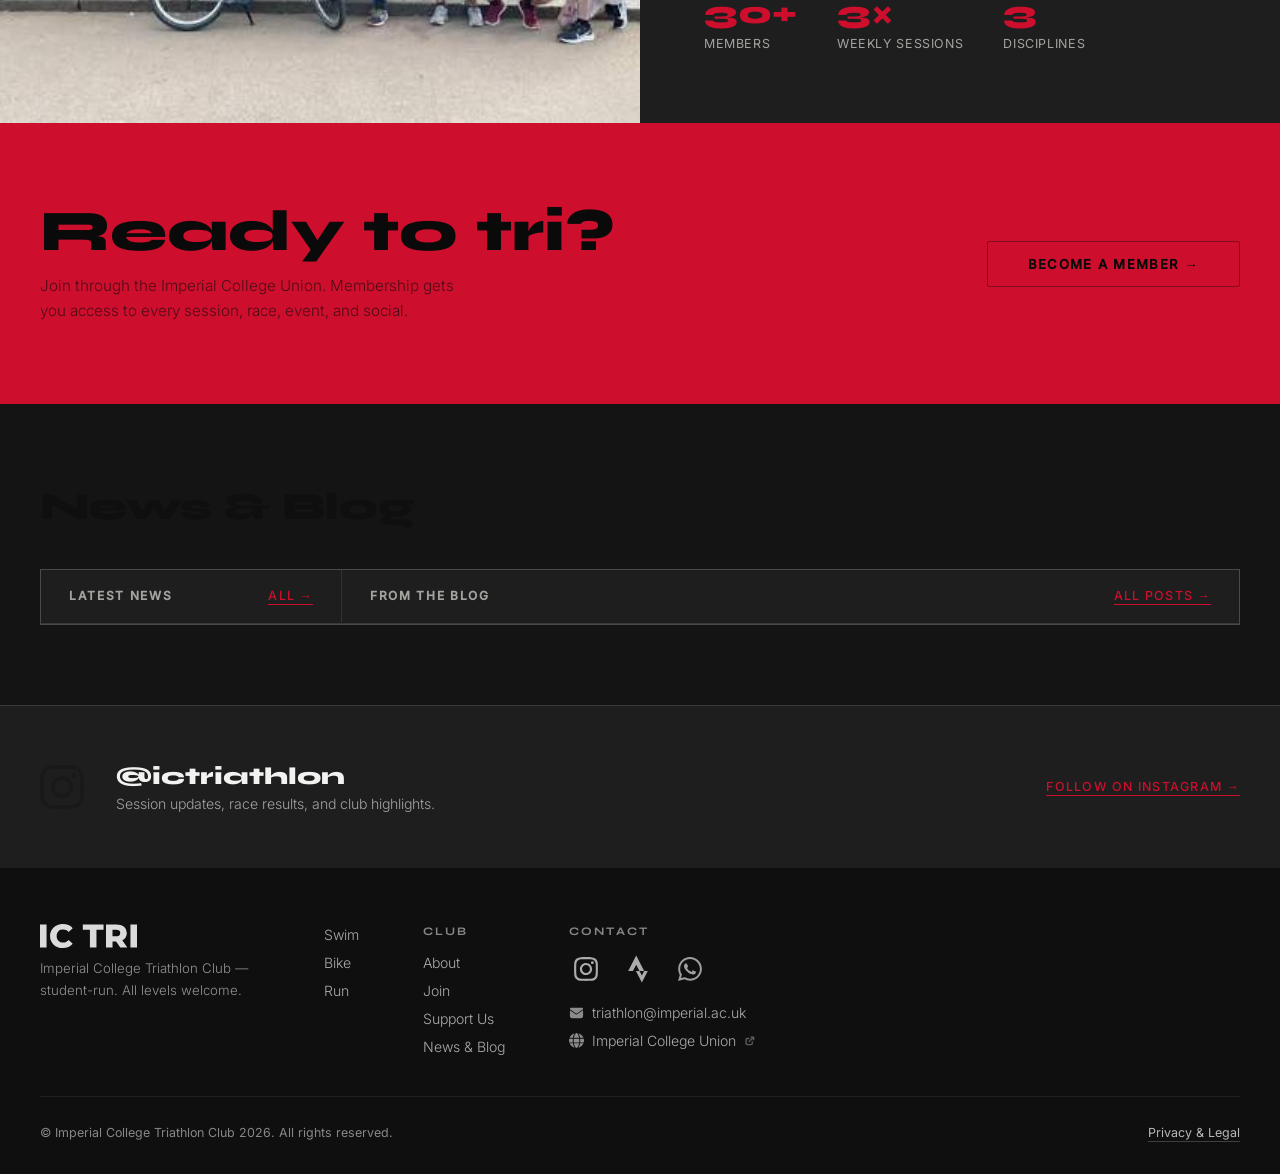
<file: tri-index-dark.html>
<!DOCTYPE html>
<html lang="en">
<head>
<meta charset="UTF-8">
<meta name="viewport" content="width=device-width, initial-scale=1.0">
<title>Imperial College Triathlon Club</title>

<!-- Favicon -->
<link rel="icon" href="/favicon.ico">

<!-- Open Graph -->
<meta property="og:site_name" content="Imperial College Triathlon Club">
<meta name="description" content="Imperial College Triathlon Club — student-run swim, bike, and run training in London. Weekly sessions, races, and socials for all levels, backed by Imperial College Union.">
<meta property="og:title" content="Imperial College Triathlon Club">
<meta property="og:description" content="Imperial College Triathlon Club — swim, bike, run in London.">
<meta property="og:url" content="https://ictriathlon.github.io/">
<meta property="og:type" content="website">
<meta name="twitter:card" content="summary_large_image">

<link rel="stylesheet" href="main.css">

<!-- Fonts: Syne/Inter wie im ICCC-Original selbst gehostet + Archivo nur für den Hero-Schriftzug -->
<link rel="preload" href="fonts/syne-700.woff2" as="font" type="font/woff2" crossorigin>
<link rel="preload" href="fonts/syne-800.woff2" as="font" type="font/woff2" crossorigin>
<link rel="preload" href="fonts/inter-400.woff2" as="font" type="font/woff2" crossorigin>
<link rel="preconnect" href="https://fonts.googleapis.com">
<link rel="preconnect" href="https://fonts.gstatic.com" crossorigin>
<link href="https://fonts.googleapis.com/css2?family=Archivo:wght@900&display=swap" rel="stylesheet">

<!-- ============================================================
     TRI-SPECIFIC OVERRIDES (inline)
     — Akzentfarbe: originales ICCC-Blau
     — nur der Hero-Schriftzug läuft in Archivo 900, sonst überall Syne
     — eigenes Logo (images/ictri.svg)
     — Dark Mode als Differenzierung: main.css nutzt --white/--off/--black
       fest verdrahtet für Hintergrund UND Text gleichzeitig, deshalb hier
       gezielt pro Sektion überschrieben statt die main.css-Variablen selbst
       umzubiegen (das würde z. B. den weißen Nav-Text über dem Hero-Foto
       zerstören).
     ============================================================ -->
<style>
  :root {
    /* Eine Akzentfarbe für alles — Text/Icons/Zahlen UND Flächen (Buttons, Join-Band).
       Auf der Fläche braucht Grün dunklen statt weißen Text für Kontrast. */
    --blue:      #ce0e2d;
    --blue-mid:  #808086;
    --blue-lt:   #DFFCEA;   /* helle Mint-Tint für Tag-Pills */
    --blue-deep: #0B4A2C;   /* dunkles Grün als Text auf dem hellen Tag-Pill-Chip */

    /* Neutraleres, kühleres Dunkelgrau statt vorher warmem Braun-Grau —
       passt besser zu einem Neon-Akzent, wirkt technischer/ruhiger, nicht erdrückend. */
    --dark-bg:     #141414;
    --dark-alt:    #1E1E1E;
    --dark-border: rgba(255,255,255,0.12);
    --dark-text:   #F2F2F0;
    --dark-muted:  #A3A3A0;
    --on-accent:   #0A0A0A;  /* Textfarbe auf der grünen Fläche */
  }

  body { background: var(--dark-bg); color: var(--dark-text); }

  /* Buttons + Join-Band laufen jetzt direkt in Grün — dafür dunkler statt
     main.css's weißem Standardtext, sonst kein Kontrast. */
  .nav-cta, .nav-drawer .drawer-cta, .wa-modal-close, .join {
    background: var(--blue);
  }
  .nav-cta, .nav-drawer .drawer-cta, .wa-modal-close {
    color: var(--on-accent);
  }
  .nav-cta:hover, .nav-drawer .drawer-cta:hover, .wa-modal-close:hover {
    background: var(--blue-mid);
  }
  .join h2 { color: var(--on-accent); }
  .join p { color: rgba(10,10,10,0.65); }
  .join .btn-outline-white {
    color: var(--on-accent); border-color: rgba(10,10,10,0.4);
  }
  .join .btn-outline-white:hover {
    border-color: var(--on-accent); background: rgba(10,10,10,0.08);
  }

  /* Tag-Pills: helle Mint-Fläche mit dunkelgrünem Text (das leuchtende Grün
     wäre auf einem hellen Chip selbst zu kontrastarm). */
  .tag-pill { color: var(--blue-deep); }

  /* Hero-Schriftzug wirkt wie eine Wortmarke — dort Archivo statt Syne,
     der Rest der Seite bleibt bei main.css's Syne. */
  .hero-title {
    text-transform: uppercase;
    font-family: 'Archivo', sans-serif;
    font-weight: 900;
  }

  /* Wasserzeichen im About-Bild: "ICCC" → "ICTRI", helles Ghost-Wasserzeichen */
  .about-image-wrap::after {
    content: 'ICTRI';
    color: rgba(242,242,240,0.05);
  }
  .about-image-wrap { background: linear-gradient(135deg, #1c1c1c, #141414); }

  /* ── Disciplines-Reihe ── */
  .disciplines { border-bottom-color: var(--dark-border); }
  .disc-item { border-right-color: var(--dark-border); }
  .disc-item:hover { background: var(--dark-alt); }
  .disc-title { color: var(--dark-text); }
  .disc-desc { color: var(--dark-muted); }

  /* ── About ── */
  .about-content { background: var(--dark-alt); }
  .about-content h2 { color: var(--dark-text); }
  .about-content p { color: var(--dark-muted); }
  .stats { border-top-color: var(--dark-border); }
  .stat-l { color: var(--dark-muted); }

  /* ── News + Blog ── */
  .news { background: var(--dark-bg); }
  .nb-layout { background: var(--dark-border); border-color: var(--dark-border); }
  .nb-col-label { background: var(--dark-alt); color: var(--dark-muted); border-bottom-color: var(--dark-border); }
  .nb-news, .nb-blog { background: var(--dark-bg); }
  .nb-news-item { border-bottom-color: var(--dark-border); }
  .nb-news-item:hover { background: var(--dark-alt); }
  .nb-news-title { color: var(--dark-text); }
  .nb-blog-card { background: var(--dark-bg); }
  .nb-blog-card:hover { background: var(--dark-alt); }
  .nb-blog-title { color: var(--dark-text); }
  .nb-blog-excerpt, .nb-blog-meta { color: var(--dark-muted); }

  /* ── Instagram-Band ── */
  .instagram { background: var(--dark-alt); border-top-color: var(--dark-border); }
  .ig-handle { color: var(--dark-text); }
  .ig-sub { color: var(--dark-muted); }

  /* ── Mobile Drawer + WhatsApp-Modal ── */
  .nav-drawer { background: var(--dark-alt); }
  .nav-drawer ul li a { color: var(--dark-muted); border-bottom-color: var(--dark-border); }
  .nav-drawer ul li a:hover, .nav-drawer ul li a.active { color: var(--dark-text); }
  .wa-modal { background: var(--dark-alt); }
  .wa-modal p { color: var(--dark-muted); }
</style>
</head>
<body>

<!-- HERO -->
<section class="hero">
  <!-- NAV -->
  <nav>
    <a href="tri-index.html" class="nav-logo">
      <img src="images/ictri.svg" alt="ICTRI">
    </a>
    <ul class="nav-links">
      <li><a href="swim.html">Swim</a></li>
      <li><a href="bike.html">Bike</a></li>
      <li><a href="run.html">Run</a></li>
      <li><a href="tri-index.html#news">News & Blog</a></li>
      <li><a href="tri-club.html">About</a></li>
    </ul>
    <a href="tri-club.html#join" class="nav-cta">Join</a>
    <button class="nav-hamburger" aria-label="Menu">
      <span></span><span></span><span></span>
    </button>
  </nav>
  <div class="nav-drawer">
    <ul>
      <li><a href="swim.html">Swim</a></li>
      <li><a href="bike.html">Bike</a></li>
      <li><a href="run.html">Run</a></li>
      <li><a href="tri-index.html#news">News & Blog</a></li>
      <li><a href="tri-club.html">About</a></li>
    </ul>
    <a href="tri-club.html#join" class="drawer-cta">Join the Club</a>
  </div>

  <!-- TODO: Hero-Bild manuell ersetzen -->
  <img class="hero-img" src="images/YOUR-TRI-PHOTO.jpg" alt="ICTRI Racing" style="object-position: center 50%;">
  <div class="hero-overlay"></div>
  <div class="hero-content">
    <div class="hero-text">
      <div class="hero-eyebrow">Imperial College · London</div>
      <h1 class="hero-title">
        Imperial<br>College<br>Triathlon<br>Club
      </h1>
    </div>
    <div class="hero-right">
      <p class="hero-desc">
        All levels welcome — swim, bike, run, together.
      </p>
      <a href="tri-club.html#join" class="btn-white">Join the Club</a>
    </div>
  </div>
  <div class="hero-scroll-line"></div>
</section>


<!-- DISCIPLINES -->
<div class="disciplines">
  <a class="disc-item" href="swim.html">
    <div class="disc-number">01</div>
    <div class="disc-title">Swim</div>
    <p class="disc-desc">Weekly pool sessions with structured sets for every level. Technique-focused, coached, and open to non-swimmers too.</p>
    <span class="disc-arrow">Learn more</span>
  </a>
  <a class="disc-item" href="bike.html">
    <div class="disc-number">02</div>
    <div class="disc-title">Bike</div>
    <p class="disc-desc">Group rides and turbo sessions to build endurance and bike handling, from your first ride to race pace.</p>
    <span class="disc-arrow">Learn more</span>
  </a>
  <a class="disc-item" href="run.html">
    <div class="disc-number">03</div>
    <div class="disc-title">Run</div>
    <p class="disc-desc">Track and river-path sessions covering speed, endurance, and brick runs off the bike.</p>
    <span class="disc-arrow">Learn more</span>
  </a>
</div>


<!-- ABOUT -->
<section class="about" id="about">
  <div class="about-image-wrap">
    <img src="images/4alt.jpg" alt="ICTRI Group Session">
  </div>
  <div class="about-content">
    <span class="label">About the Club</span>
    <h2>SWIM.<br>BIKE.<br>RUN.</h2>
    <p>ICTRI is a student-led community at Imperial College London. Whether you're chasing a podium or your first triathlon, there's a place for you. Powered by the Student Union. <a href="tri-club.html" style="color: var(--gray); text-decoration: underline; text-underline-offset: 2px;">Learn more about the club →</a></p>
    <div class="stats">
      <div>
        <div class="stat-n">30+</div>
        <div class="stat-l">Members</div>
      </div>
      <div>
        <div class="stat-n">3×</div>
        <div class="stat-l">Weekly sessions</div>
      </div>
      <div>
        <div class="stat-n">3</div>
        <div class="stat-l">Disciplines</div>
      </div>
    </div>
  </div>
</section>


<!-- JOIN -->
<section class="join" id="join">
  <div>
    <h2>Ready to tri?</h2>
    <p>Join through the Imperial College Union. Membership gets you access to every session, race, event, and social.</p>
  </div>
  <a href="tri-club.html#join" class="btn-outline-white">Become a Member →</a>
</section>


<!-- NEWS + BLOG -->
<!-- Lädt zur Demo den bestehenden ICCC-Feed über feed.js — später gegen einen eigenen Feed tauschen -->
<section class="news" id="news">
  <div class="section-header">
    <h2>News & Blog</h2>
  </div>
  <div class="nb-layout">
    <div class="nb-news">
      <div class="nb-col-label">
        <span>Latest News</span>
        <a href="#" class="text-link">All →</a>
      </div>
      <div class="nb-news-list" id="nb-news-list"></div>
    </div>
    <div class="nb-blog">
      <div class="nb-col-label">
        <span>From the Blog</span>
        <a href="#" class="text-link">All posts →</a>
      </div>
      <div class="nb-blog-grid" id="nb-blog-grid"></div>
    </div>
  </div>
</section>


<!-- INSTAGRAM -->
<div class="instagram">
  <img class="ig-icon" src="images/instagram.svg" width="44" height="44" style="opacity:0.15" alt="Instagram">
  <div>
    <div class="ig-handle">@ictriathlon</div>
    <div class="ig-sub">Session updates, race results, and club highlights.</div>
  </div>
  <a href="https://www.instagram.com/ictriathlon" target="_blank" rel="noopener" class="text-link">Follow on Instagram →</a>
</div>


<!-- FOOTER -->
<footer>
  <div class="footer-top">
    <div>
      <div class="footer-brand-name">
        <img src="images/ictri.svg" alt="ICTRI" style="height:24px; width:auto; opacity:0.85;">
      </div>
      <p class="footer-tagline">Imperial College Triathlon Club — student-run. All levels welcome.</p>
    </div>
    <div class="footer-col">
      <ul>
        <li><a href="swim.html">Swim</a></li>
        <li><a href="bike.html">Bike</a></li>
        <li><a href="run.html">Run</a></li>
      </ul>
    </div>
    <div class="footer-col">
      <h4>Club</h4>
      <ul>
        <li><a href="tri-club.html">About</a></li>
        <li><a href="tri-club.html#join">Join</a></li>
        <li><a href="tri-club.html#support">Support Us</a></li>
        <li><a href="tri-index.html#news">News & Blog</a></li>
      </ul>
    </div>
    <div class="footer-col">
      <h4>Contact</h4>
      <div class="footer-social">
        <a href="https://www.instagram.com/ictriathlon" target="_blank" rel="noopener" aria-label="Instagram" title="Instagram">
          <svg xmlns="http://www.w3.org/2000/svg" viewBox="0 0 640 640"><path d="M320.3 205C256.8 204.8 205.2 256.2 205 319.7C204.8 383.2 256.2 434.8 319.7 435C383.2 435.2 434.8 383.8 435 320.3C435.2 256.8 383.8 205.2 320.3 205zM319.7 245.4C360.9 245.2 394.4 278.5 394.6 319.7C394.8 360.9 361.5 394.4 320.3 394.6C279.1 394.8 245.6 361.5 245.4 320.3C245.2 279.1 278.5 245.6 319.7 245.4zM413.1 200.3C413.1 185.5 425.1 173.5 439.9 173.5C454.7 173.5 466.7 185.5 466.7 200.3C466.7 215.1 454.7 227.1 439.9 227.1C425.1 227.1 413.1 215.1 413.1 200.3zM542.8 227.5C541.1 191.6 532.9 159.8 506.6 133.6C480.4 107.4 448.6 99.2 412.7 97.4C375.7 95.3 264.8 95.3 227.8 97.4C192 99.1 160.2 107.3 133.9 133.5C107.6 159.7 99.5 191.5 97.7 227.4C95.6 264.4 95.6 375.3 97.7 412.3C99.4 448.2 107.6 480 133.9 506.2C160.2 532.4 191.9 540.6 227.8 542.4C264.8 544.5 375.7 544.5 412.7 542.4C448.6 540.7 480.4 532.5 506.6 506.2C532.8 480 541 448.2 542.8 412.3C544.9 375.3 544.9 264.5 542.8 227.5zM495 452C487.2 471.6 472.1 486.7 452.4 494.6C422.9 506.3 352.9 503.6 320.3 503.6C287.7 503.6 217.6 506.2 188.2 494.6C168.6 486.8 153.5 471.7 145.6 452C133.9 422.5 136.6 352.5 136.6 319.9C136.6 287.3 134 217.2 145.6 187.8C153.4 168.2 168.5 153.1 188.2 145.2C217.7 133.5 287.7 136.2 320.3 136.2C352.9 136.2 423 133.6 452.4 145.2C472 153 487.1 168.1 495 187.8C506.7 217.3 504 287.3 504 319.9C504 352.5 506.7 422.6 495 452z"/></svg>
        </a>
        <a href="#" target="_blank" rel="noopener" aria-label="Strava" title="Strava">
          <svg xmlns="http://www.w3.org/2000/svg" viewBox="0 0 640 640"><path d="M286.4 64L135 356L224.2 356L286.4 239.9L348.1 356L436.6 356L286.4 64zM436.6 356L392.7 444.2L348.1 356L280.5 356L392.7 576L504.2 356L436.6 356z"/></svg>
        </a>
        <button type="button" class="footer-social-btn" data-wa-trigger aria-label="WhatsApp" title="WhatsApp">
          <svg xmlns="http://www.w3.org/2000/svg" viewBox="0 0 640 640"><path d="M476.9 161.1C435 119.1 379.2 96 319.9 96C197.5 96 97.9 195.6 97.9 318C97.9 357.1 108.1 395.3 127.5 429L96 544L213.7 513.1C246.1 530.8 282.6 540.1 319.8 540.1L319.9 540.1C442.2 540.1 544 440.5 544 318.1C544 258.8 518.8 203.1 476.9 161.1zM319.9 502.7C286.7 502.7 254.2 493.8 225.9 477L219.2 473L149.4 491.3L168 423.2L163.6 416.2C145.1 386.8 135.4 352.9 135.4 318C135.4 216.3 218.2 133.5 320 133.5C369.3 133.5 415.6 152.7 450.4 187.6C485.2 222.5 506.6 268.8 506.5 318.1C506.5 419.9 421.6 502.7 319.9 502.7zM421.1 364.5C415.6 361.7 388.3 348.3 383.2 346.5C378.1 344.6 374.4 343.7 370.7 349.3C367 354.9 356.4 367.3 353.1 371.1C349.9 374.8 346.6 375.3 341.1 372.5C308.5 356.2 287.1 343.4 265.6 306.5C259.9 296.7 271.3 297.4 281.9 276.2C283.7 272.5 282.8 269.3 281.4 266.5C280 263.7 268.9 236.4 264.3 225.3C259.8 214.5 255.2 216 251.8 215.8C248.6 215.6 244.9 215.6 241.2 215.6C237.5 215.6 231.5 217 226.4 222.5C221.3 228.1 207 241.5 207 268.8C207 296.1 226.9 322.5 229.6 326.2C232.4 329.9 268.7 385.9 324.4 410C359.6 425.2 373.4 426.5 391 423.9C401.7 422.3 423.8 410.5 428.4 397.5C433 384.5 433 373.4 431.6 371.1C430.3 368.6 426.6 367.2 421.1 364.5z"/></svg>
        </button>
      </div>
      <ul>
        <li>
          <a href="mailto:triathlon@imperial.ac.uk" class="footer-contact-line">
            <svg class="line-icon" viewBox="0 0 512 512"><path d="M64 96C46.3 96 32 110.3 32 128C32 138.7 37.3 148.7 46.1 154.8L237.9 288.6C248.7 296.2 263.3 296.2 274.1 288.6L465.9 154.8C474.7 148.7 480 138.7 480 128C480 110.3 465.7 96 448 96L64 96zM32 176L32 384C32 419.3 60.7 448 96 448L416 448C451.3 448 480 419.3 480 384L480 176L288.3 310.8C265.8 326.6 235.9 326.6 213.5 310.8L32 176z"/></svg>
            triathlon@imperial.ac.uk
          </a>
        </li>
        <li>
          <a href="https://www.imperialcollegeunion.org/activities/a-to-z/" target="_blank" rel="noopener" class="footer-contact-line">
            <svg class="line-icon" viewBox="0 0 512 512"><path d="M352 256c0 22.2-1.2 43.6-3.3 64H163.3c-2.1-20.4-3.3-41.8-3.3-64s1.2-43.6 3.3-64H348.7c2.1 20.4 3.3 41.8 3.3 64zm28.8-64H503.9c5.3 20.5 8.1 41.9 8.1 64s-2.8 43.5-8.1 64H380.8c2.1-20.6 3.2-42 3.2-64s-1.1-43.4-3.2-64zm112.6-32H376.7c-10-63.9-29.8-117.4-55.3-151.6c78.3 20.7 142 77.5 171.9 151.6zm-149.1 0H167.7c6.1-36.4 15.5-68.6 27-94.7c10.5-23.6 22.2-40.7 33.5-51.5C239.4 3.2 248.7 0 256 0s16.6 3.2 27.8 13.8c11.3 10.8 23 27.9 33.5 51.5c11.6 26 20.9 58.2 27 94.7zm-209 0H18.6C48.6 85.9 112.2 29.1 190.6 8.4C165.1 42.6 145.3 96.1 135.3 160zM8.1 192H131.2c-2.1 20.6-3.2 42-3.2 64s1.1 43.4 3.2 64H8.1C2.8 299.5 0 278.1 0 256s2.8-43.5 8.1-64zM194.7 446.6c-11.6-26-20.9-58.2-27-94.6H344.3c-6.1 36.4-15.5 68.6-27 94.6c-10.5 23.6-22.2 40.7-33.5 51.5C272.6 508.8 263.3 512 256 512s-16.6-3.2-27.8-13.8c-11.3-10.8-23-27.9-33.5-51.6zM135.3 352c10 63.9 29.8 117.4 55.3 151.6C112.2 482.9 48.6 426.1 18.6 352H135.3zm358.1 0c-30 74.1-93.6 130.9-171.9 151.6c25.5-34.2 45.2-87.7 55.2-151.6H493.4z"/></svg>
            Imperial College Union
            <svg class="ext-icon" viewBox="0 0 512 512"><path d="M320 64C302.3 64 288 78.3 288 96C288 113.7 302.3 128 320 128L370.7 128L212.3 286.3C199.8 298.8 199.8 319.1 212.3 331.6C224.8 344.1 245.1 344.1 257.6 331.6L416 173.3L416 224C416 241.7 430.3 256 448 256C465.7 256 480 241.7 480 224L480 96C480 78.3 465.7 64 448 64L320 64zM144 128C99.8 128 64 163.8 64 208L64 400C64 444.2 99.8 480 144 480L336 480C380.2 480 416 444.2 416 400L416 320C416 302.3 401.7 288 384 288C366.3 288 352 302.3 352 320L352 400C352 408.8 344.8 416 336 416L144 416C135.2 416 128 408.8 128 400L128 208C128 199.2 135.2 192 144 192L224 192C241.7 192 256 177.7 256 160C256 142.3 241.7 128 224 128L144 128z"/></svg>
          </a>
        </li>
      </ul>
    </div>
  </div>
  <div class="footer-bottom">
    <span>© Imperial College Triathlon Club 2026. All rights reserved.</span>
    <a href="privacy.html">Privacy &amp; Legal</a>
  </div>

  <div class="wa-modal-overlay" id="waOverlay">
    <div class="wa-modal">
      <p>WhatsApp group for members only.<br>Get in contact if you want to be added.</p>
      <button class="wa-modal-close" data-wa-close>Got it</button>
    </div>
  </div>
</footer>

<script src="main.js"></script>
<script src="feed.js"></script>
</body>
</html>
</file>
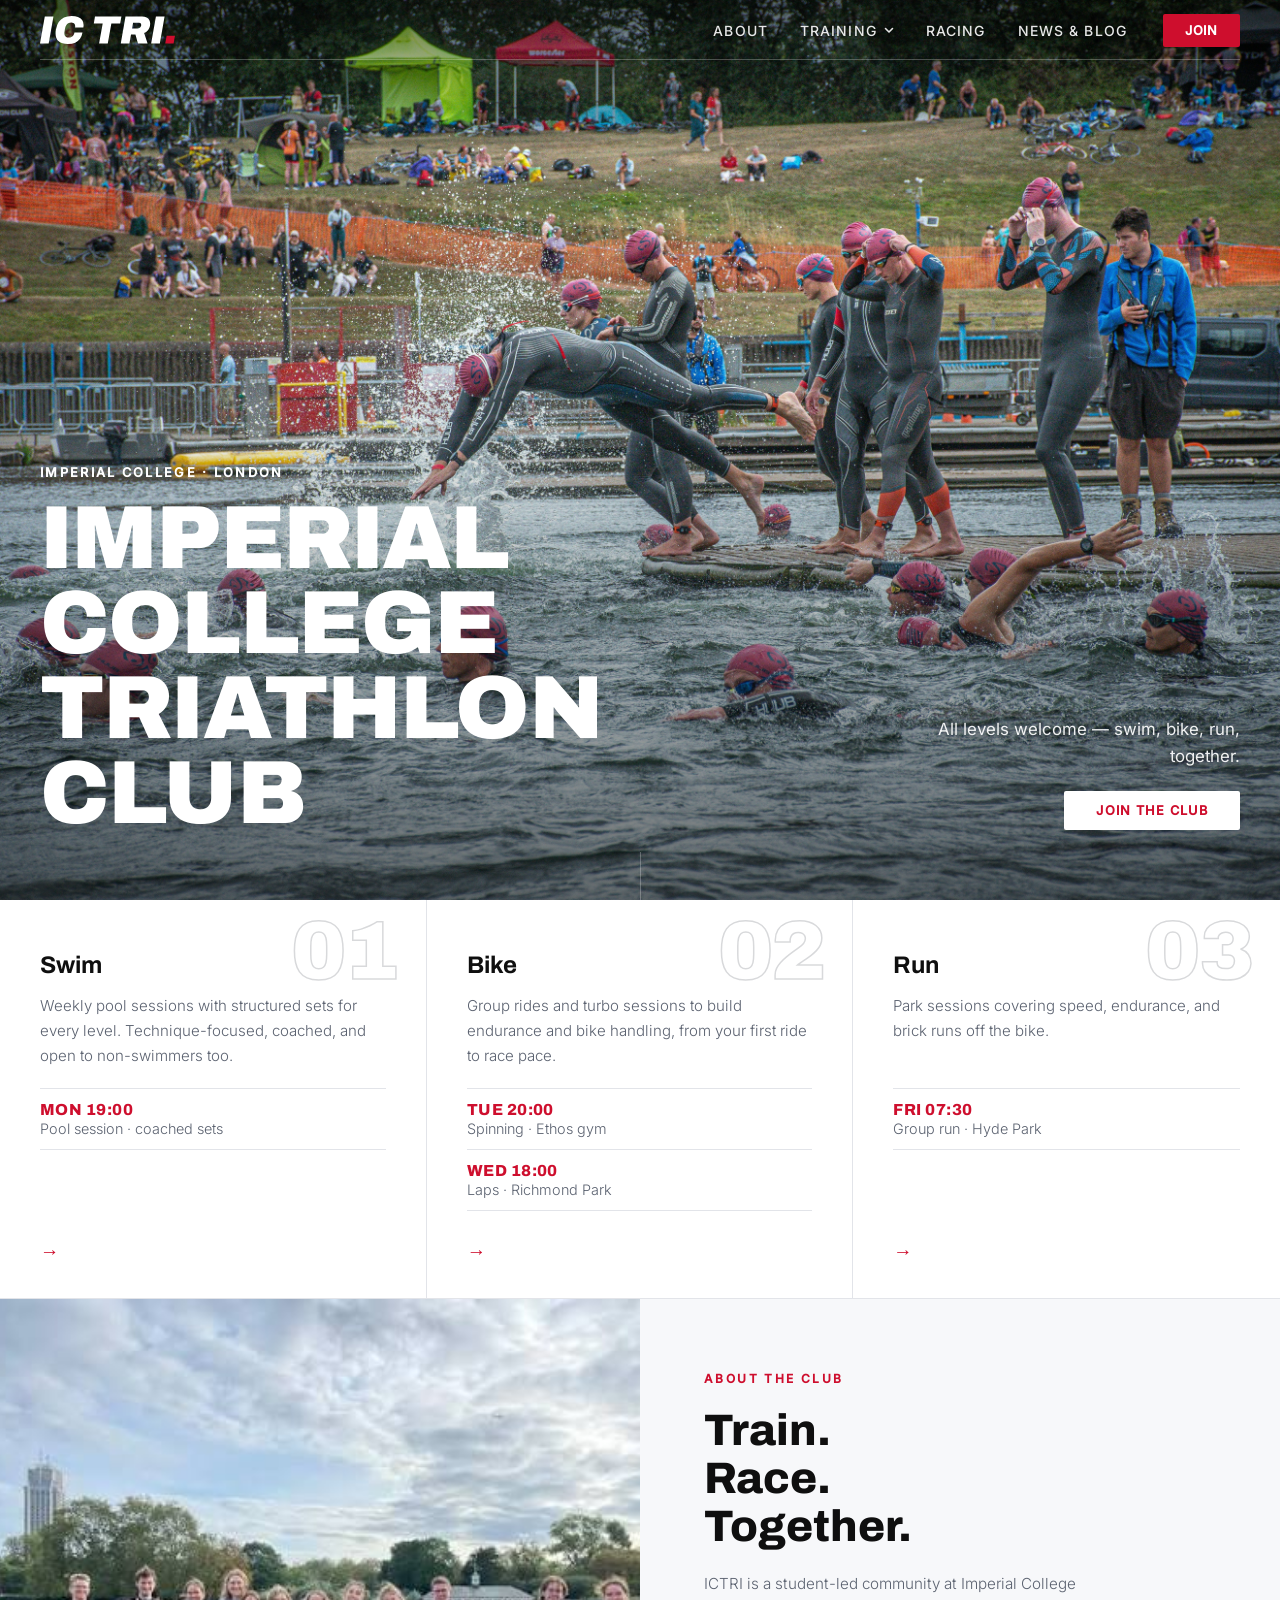
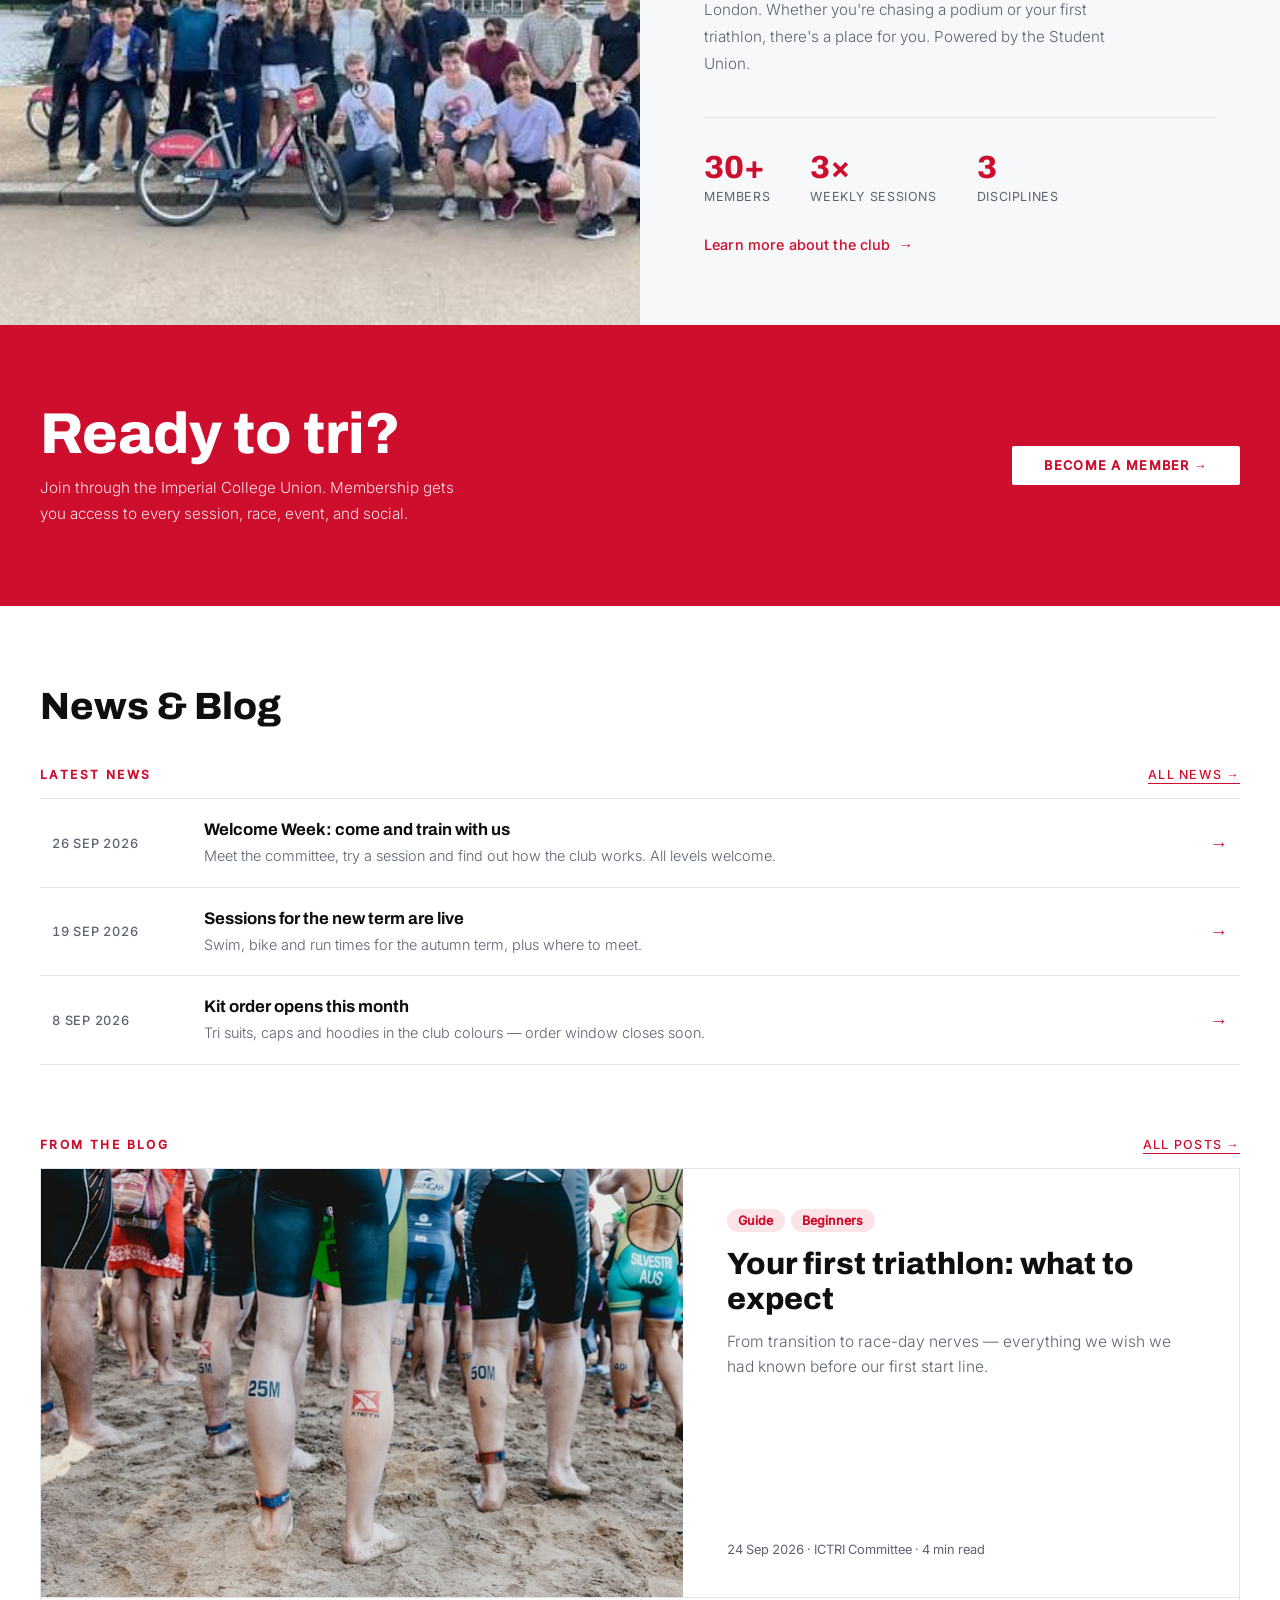
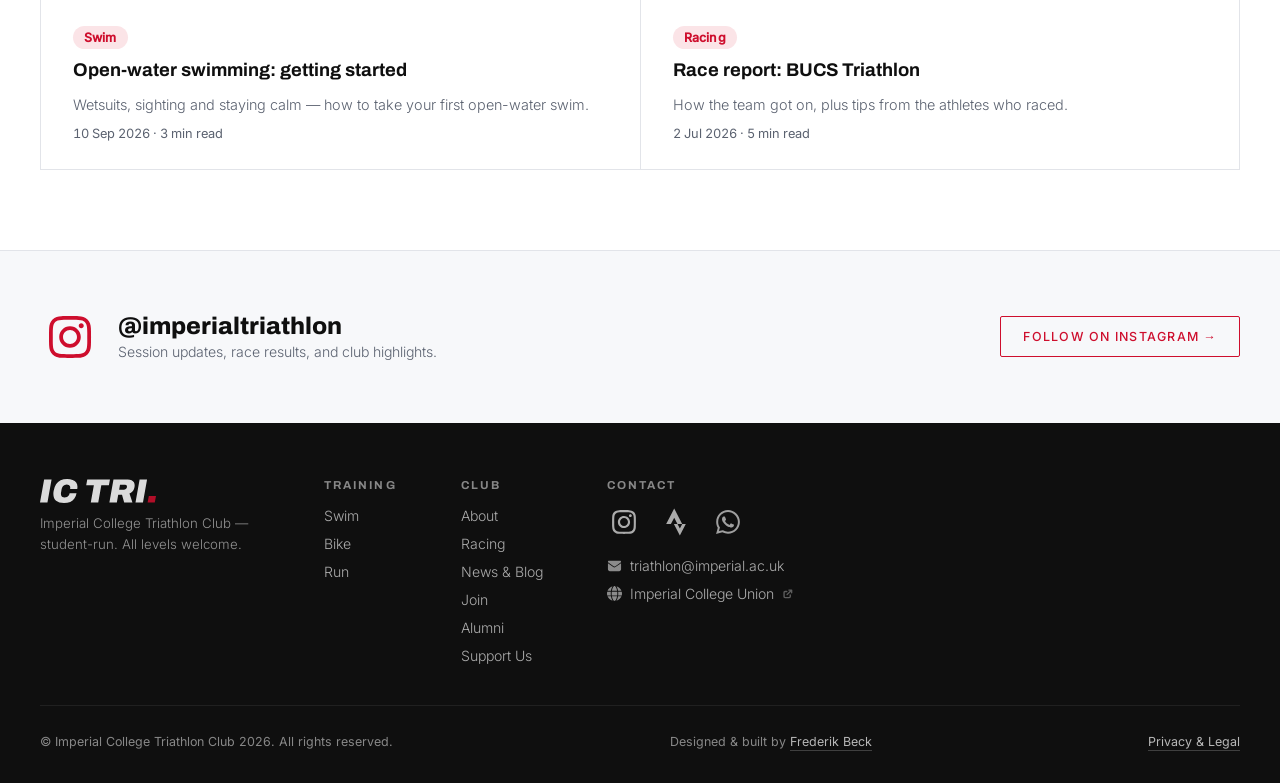
<file: tri-index.html>
<!DOCTYPE html>
<html lang="en">
<head>
<meta charset="UTF-8">
<meta name="viewport" content="width=device-width, initial-scale=1.0">
<title>Imperial College Triathlon Club</title>

<!-- Favicon -->
<link rel="icon" href="/favicon.ico">

<!-- Open Graph -->
<meta property="og:site_name" content="Imperial College Triathlon Club">
<meta name="description" content="Imperial College Triathlon Club — student-run swim, bike, and run training in London. Weekly sessions, races, and socials for all levels, backed by Imperial College Union.">
<meta property="og:title" content="Imperial College Triathlon Club">
<meta property="og:description" content="Imperial College Triathlon Club — swim, bike, run in London.">
<meta property="og:url" content="https://ictriathlon.github.io/">
<meta property="og:type" content="website">
<meta name="twitter:card" content="summary_large_image">

<link rel="stylesheet" href="main.css">

<!-- Fonts: selbst gehostet. IC Tri nutzt Archivo (Display) + Inter (Text); @font-face liegt in main.css -->
<link rel="preload" href="fonts/archivo-900.woff2" as="font" type="font/woff2" crossorigin>
<link rel="preload" href="fonts/inter-400.woff2" as="font" type="font/woff2" crossorigin>

<!-- ============================================================
     TRI-SPEZIFISCH: nur Identität (Akzentfarbe + Display-Schrift).
     Alles andere kommt aus main.css.
     ============================================================ -->
<style>
  :root {
    --blue:     #CE0E2D;   /* Ironman-inspiriertes Rot als Akzent */
    --blue-mid: #A80B24;   /* Hover */
    --blue-lt:  #FBE4E7;   /* helle Tint-Fläche (Tag-Pills) */

    --font-display:   'Archivo', sans-serif;
    --hero-weight:    900;
    --hero-transform: uppercase;
  }
</style>
</head>
<body>

<!-- HERO -->
<section class="hero">
  <!-- NAV -->
  <nav>
    <a href="tri-index.html" class="nav-logo">
      <img src="images/ictri-archivo.svg" alt="ICTRI">
    </a>
    <ul class="nav-links">
      <li><a href="tri-club.html">About</a></li>
      <li class="has-dropdown">
        <button type="button" class="nav-dd-trigger" aria-haspopup="true" aria-expanded="false" aria-controls="nav-train-menu">Training<svg width="10" height="10" viewBox="0 0 10 10" aria-hidden="true"><path d="M1.5 3.5 5 7l3.5-3.5" fill="none" stroke="currentColor" stroke-width="1.6" stroke-linecap="round" stroke-linejoin="round"/></svg></button>
        <ul class="nav-dropdown" id="nav-train-menu">
          <li><a href="swim.html">Swim</a></li>
          <li><a href="bike.html">Bike</a></li>
          <li><a href="run.html">Run</a></li>
        </ul>
      </li>
      <li><a href="racing.html">Racing</a></li>
      <li><a href="tri-index.html#news">News & Blog</a></li>
    </ul>
    <a href="tri-club.html#join" class="nav-cta">Join</a>
    <button class="nav-hamburger" aria-label="Menu">
      <span></span><span></span><span></span>
    </button>
  </nav>
  <div class="nav-drawer">
    <ul>
      <li><a href="tri-club.html">About</a></li>
      <li class="drawer-group">
        <span class="drawer-group-label">Training</span>
        <ul class="drawer-sub">
          <li><a href="swim.html">Swim</a></li>
          <li><a href="bike.html">Bike</a></li>
          <li><a href="run.html">Run</a></li>
        </ul>
      </li>
      <li><a href="racing.html">Racing</a></li>
      <li><a href="tri-index.html#news">News & Blog</a></li>
    </ul>
    <a href="tri-club.html#join" class="drawer-cta">Join the Club</a>
  </div>

  <!-- TODO: Hero-Bild manuell ersetzen -->
  <img class="hero-img" src="images/YOUR-TRI-PHOTO.jpg" alt="ICTRI Racing" style="object-position: center 50%;">
  <div class="hero-overlay"></div>
  <div class="hero-content">
    <div class="hero-text">
      <div class="hero-eyebrow">Imperial College · London</div>
      <h1 class="hero-title">
        Imperial<br>College<br>Triathlon<br>Club
      </h1>
    </div>
    <div class="hero-right">
      <p class="hero-desc">
        All levels welcome — swim, bike, run, together.
      </p>
      <a href="tri-club.html#join" class="btn-white">Join the Club</a>
    </div>
  </div>
  <div class="hero-scroll-line"></div>
</section>


<!-- DISCIPLINES -->
<!-- TODO: Zeiten/Orte prüfen — Bike (Ethos, Richmond Park) und Run (Hyde Park) stammen von dir; Swim-Zeit und Run-Zeit sind Platzhalter -->
<div class="disciplines disciplines--numbered" id="train">
  <a class="disc-item" href="swim.html">
    <div class="disc-number">01</div>
    <div class="disc-title">Swim</div>
    <p class="disc-desc">Weekly pool sessions with structured sets for every level. Technique-focused, coached, and open to non-swimmers too.</p>
    <ul class="disc-sessions">
      <li><span class="sess-when">Mon 19:00</span><span class="sess-what">Pool session · coached sets</span></li>
    </ul>
    <span class="disc-arrow" aria-hidden="true"></span>
  </a>
  <a class="disc-item" href="bike.html">
    <div class="disc-number">02</div>
    <div class="disc-title">Bike</div>
    <p class="disc-desc">Group rides and turbo sessions to build endurance and bike handling, from your first ride to race pace.</p>
    <ul class="disc-sessions">
      <li><span class="sess-when">Tue 20:00</span><span class="sess-what">Spinning · Ethos gym</span></li>
      <li><span class="sess-when">Wed 18:00</span><span class="sess-what">Laps · Richmond Park</span></li>
    </ul>
    <span class="disc-arrow" aria-hidden="true"></span>
  </a>
  <a class="disc-item" href="run.html">
    <div class="disc-number">03</div>
    <div class="disc-title">Run</div>
    <p class="disc-desc">Park sessions covering speed, endurance, and brick runs off the bike.</p>
    <ul class="disc-sessions">
      <li><span class="sess-when">Fri 07:30</span><span class="sess-what">Group run · Hyde Park</span></li>
    </ul>
    <span class="disc-arrow" aria-hidden="true"></span>
  </a>
</div>


<!-- ABOUT -->
<section class="about" id="about">
  <div class="about-image-wrap">
    <img src="images/4alt.jpg" alt="ICTRI Group Session">
  </div>
  <div class="about-content">
    <span class="label">About the Club</span>
    <h2>Train.<br>Race.<br>Together.</h2>
    <p>ICTRI is a student-led community at Imperial College London. Whether you're chasing a podium or your first triathlon, there's a place for you. Powered by the Student Union.</p>
    <div class="stats">
      <div>
        <div class="stat-n">30+</div>
        <div class="stat-l">Members</div>
      </div>
      <div>
        <div class="stat-n">3×</div>
        <div class="stat-l">Weekly sessions</div>
      </div>
      <div>
        <div class="stat-n">3</div>
        <div class="stat-l">Disciplines</div>
      </div>
    </div>
    <a href="tri-club.html" class="arrow-link">Learn more about the club</a>
  </div>
</section>


<!-- JOIN -->
<section class="join" id="join">
  <div>
    <h2>Ready to tri?</h2>
    <p>Join through the Imperial College Union. Membership gets you access to every session, race, event, and social.</p>
  </div>
  <a href="tri-club.html#join" class="btn-white">Become a Member →</a>
</section>


<!-- NEWS + BLOG -->
<!-- Platzhalter-Inhalte (statisch). Später: aus Hugo/Feed befüllen — Felder: Datum, Titel, Summary, Bild, Bildausschnitt (--focus), Tags, Autor, Lesezeit -->
<section class="news" id="news">
  <div class="section-header">
    <h2>News & Blog</h2>
  </div>

  <!-- News -->
  <div class="nb2-sub">
    <span class="label">Latest news</span>
    <a href="#" class="text-link">All news →</a>
  </div>
  <ul class="nb2-news">
    <li>
      <a href="#" class="nb2-news-row">
        <time class="nb2-news-date" datetime="2026-09-26">26 Sep 2026</time>
        <span>
          <span class="nb2-news-title">Welcome Week: come and train with us</span>
          <span class="nb2-news-summary">Meet the committee, try a session and find out how the club works. All levels welcome.</span>
        </span>
        <span class="nb2-arrow" aria-hidden="true">→</span>
      </a>
    </li>
    <li>
      <a href="#" class="nb2-news-row">
        <time class="nb2-news-date" datetime="2026-09-19">19 Sep 2026</time>
        <span>
          <span class="nb2-news-title">Sessions for the new term are live</span>
          <span class="nb2-news-summary">Swim, bike and run times for the autumn term, plus where to meet.</span>
        </span>
        <span class="nb2-arrow" aria-hidden="true">→</span>
      </a>
    </li>
    <li>
      <a href="#" class="nb2-news-row">
        <time class="nb2-news-date" datetime="2026-09-08">8 Sep 2026</time>
        <span>
          <span class="nb2-news-title">Kit order opens this month</span>
          <span class="nb2-news-summary">Tri suits, caps and hoodies in the club colours — order window closes soon.</span>
        </span>
        <span class="nb2-arrow" aria-hidden="true">→</span>
      </a>
    </li>
  </ul>

  <!-- Blog -->
  <div class="nb2-sub nb2-sub--blog">
    <span class="label">From the blog</span>
    <a href="#" class="text-link">All posts →</a>
  </div>
  <div class="nb2-blog">
    <!-- Hochformat-Foto? Klasse nb2-card--portrait ergänzen (wird per JS automatisch erkannt). Ausschnitt: --focus -->
    <a href="#" class="nb2-card nb2-card--featured">
      <div class="nb2-media">
        <img src="images/tri-example.jpg" alt="Athletes at a triathlon start" style="--focus: 50% 50%">
      </div>
      <div class="nb2-body">
        <div class="tag-row"><span class="tag-pill">Guide</span><span class="tag-pill">Beginners</span></div>
        <h3 class="nb2-title">Your first triathlon: what to expect</h3>
        <p class="nb2-excerpt">From transition to race-day nerves — everything we wish we had known before our first start line.</p>
        <div class="nb2-byline">24 Sep 2026 · ICTRI Committee · 4 min read</div>
      </div>
    </a>
    <a href="#" class="nb2-card">
      <div class="nb2-body">
        <div class="tag-row"><span class="tag-pill">Swim</span></div>
        <h3 class="nb2-title">Open-water swimming: getting started</h3>
        <p class="nb2-excerpt">Wetsuits, sighting and staying calm — how to take your first open-water swim.</p>
        <div class="nb2-byline">10 Sep 2026 · 3 min read</div>
      </div>
    </a>
    <a href="#" class="nb2-card">
      <div class="nb2-body">
        <div class="tag-row"><span class="tag-pill">Racing</span></div>
        <h3 class="nb2-title">Race report: BUCS Triathlon</h3>
        <p class="nb2-excerpt">How the team got on, plus tips from the athletes who raced.</p>
        <div class="nb2-byline">2 Jul 2026 · 5 min read</div>
      </div>
    </a>
  </div>
  <a href="#" class="arrow-link nb2-more">All posts</a>
</section>


<!-- INSTAGRAM -->
<div class="instagram instagram--cta">
  <svg class="ig-icon" width="60" height="60" aria-hidden="true" xmlns="http://www.w3.org/2000/svg" viewBox="0 0 640 640"><path d="M320.3 205C256.8 204.8 205.2 256.2 205 319.7C204.8 383.2 256.2 434.8 319.7 435C383.2 435.2 434.8 383.8 435 320.3C435.2 256.8 383.8 205.2 320.3 205zM319.7 245.4C360.9 245.2 394.4 278.5 394.6 319.7C394.8 360.9 361.5 394.4 320.3 394.6C279.1 394.8 245.6 361.5 245.4 320.3C245.2 279.1 278.5 245.6 319.7 245.4zM413.1 200.3C413.1 185.5 425.1 173.5 439.9 173.5C454.7 173.5 466.7 185.5 466.7 200.3C466.7 215.1 454.7 227.1 439.9 227.1C425.1 227.1 413.1 215.1 413.1 200.3zM542.8 227.5C541.1 191.6 532.9 159.8 506.6 133.6C480.4 107.4 448.6 99.2 412.7 97.4C375.7 95.3 264.8 95.3 227.8 97.4C192 99.1 160.2 107.3 133.9 133.5C107.6 159.7 99.5 191.5 97.7 227.4C95.6 264.4 95.6 375.3 97.7 412.3C99.4 448.2 107.6 480 133.9 506.2C160.2 532.4 191.9 540.6 227.8 542.4C264.8 544.5 375.7 544.5 412.7 542.4C448.6 540.7 480.4 532.5 506.6 506.2C532.8 480 541 448.2 542.8 412.3C544.9 375.3 544.9 264.5 542.8 227.5zM495 452C487.2 471.6 472.1 486.7 452.4 494.6C422.9 506.3 352.9 503.6 320.3 503.6C287.7 503.6 217.6 506.2 188.2 494.6C168.6 486.8 153.5 471.7 145.6 452C133.9 422.5 136.6 352.5 136.6 319.9C136.6 287.3 134 217.2 145.6 187.8C153.4 168.2 168.5 153.1 188.2 145.2C217.7 133.5 287.7 136.2 320.3 136.2C352.9 136.2 423 133.6 452.4 145.2C472 153 487.1 168.1 495 187.8C506.7 217.3 504 287.3 504 319.9C504 352.5 506.7 422.6 495 452z"/></svg>
  <div>
    <div class="ig-handle">@imperialtriathlon</div>
    <div class="ig-sub">Session updates, race results, and club highlights.</div>
  </div>
  <a href="https://www.instagram.com/imperialtriathlon" target="_blank" rel="noopener" class="text-link">Follow on Instagram →</a>
</div>


<!-- FOOTER -->
<footer>
  <div class="footer-top">
    <div>
      <div class="footer-brand-name">
        <img src="images/ictri-archivo.svg" alt="ICTRI" style="height:24px; width:auto; opacity:0.85;">
      </div>
      <p class="footer-tagline">Imperial College Triathlon Club — student-run. All levels welcome.</p>
    </div>
    <div class="footer-col">
      <h4>Training</h4>
      <ul>
        <li><a href="swim.html">Swim</a></li>
        <li><a href="bike.html">Bike</a></li>
        <li><a href="run.html">Run</a></li>
      </ul>
    </div>
    <div class="footer-col">
      <h4>Club</h4>
      <ul>
        <li><a href="tri-club.html">About</a></li>
        <li><a href="racing.html">Racing</a></li>
        <li><a href="tri-index.html#news">News & Blog</a></li>
        <li><a href="tri-club.html#join">Join</a></li>
        <li><a href="tri-club.html#alumni">Alumni</a></li>
        <li><a href="tri-club.html#support">Support Us</a></li>
      </ul>
    </div>
    <div class="footer-col">
      <h4>Contact</h4>
      <div class="footer-social">
        <a href="https://www.instagram.com/ictriathlon" target="_blank" rel="noopener" aria-label="Instagram" title="Instagram">
          <svg xmlns="http://www.w3.org/2000/svg" viewBox="0 0 640 640"><path d="M320.3 205C256.8 204.8 205.2 256.2 205 319.7C204.8 383.2 256.2 434.8 319.7 435C383.2 435.2 434.8 383.8 435 320.3C435.2 256.8 383.8 205.2 320.3 205zM319.7 245.4C360.9 245.2 394.4 278.5 394.6 319.7C394.8 360.9 361.5 394.4 320.3 394.6C279.1 394.8 245.6 361.5 245.4 320.3C245.2 279.1 278.5 245.6 319.7 245.4zM413.1 200.3C413.1 185.5 425.1 173.5 439.9 173.5C454.7 173.5 466.7 185.5 466.7 200.3C466.7 215.1 454.7 227.1 439.9 227.1C425.1 227.1 413.1 215.1 413.1 200.3zM542.8 227.5C541.1 191.6 532.9 159.8 506.6 133.6C480.4 107.4 448.6 99.2 412.7 97.4C375.7 95.3 264.8 95.3 227.8 97.4C192 99.1 160.2 107.3 133.9 133.5C107.6 159.7 99.5 191.5 97.7 227.4C95.6 264.4 95.6 375.3 97.7 412.3C99.4 448.2 107.6 480 133.9 506.2C160.2 532.4 191.9 540.6 227.8 542.4C264.8 544.5 375.7 544.5 412.7 542.4C448.6 540.7 480.4 532.5 506.6 506.2C532.8 480 541 448.2 542.8 412.3C544.9 375.3 544.9 264.5 542.8 227.5zM495 452C487.2 471.6 472.1 486.7 452.4 494.6C422.9 506.3 352.9 503.6 320.3 503.6C287.7 503.6 217.6 506.2 188.2 494.6C168.6 486.8 153.5 471.7 145.6 452C133.9 422.5 136.6 352.5 136.6 319.9C136.6 287.3 134 217.2 145.6 187.8C153.4 168.2 168.5 153.1 188.2 145.2C217.7 133.5 287.7 136.2 320.3 136.2C352.9 136.2 423 133.6 452.4 145.2C472 153 487.1 168.1 495 187.8C506.7 217.3 504 287.3 504 319.9C504 352.5 506.7 422.6 495 452z"/></svg>
        </a>
        <a href="#" target="_blank" rel="noopener" aria-label="Strava" title="Strava">
          <svg xmlns="http://www.w3.org/2000/svg" viewBox="0 0 640 640"><path d="M286.4 64L135 356L224.2 356L286.4 239.9L348.1 356L436.6 356L286.4 64zM436.6 356L392.7 444.2L348.1 356L280.5 356L392.7 576L504.2 356L436.6 356z"/></svg>
        </a>
        <button type="button" class="footer-social-btn" data-wa-trigger aria-label="WhatsApp" title="WhatsApp">
          <svg xmlns="http://www.w3.org/2000/svg" viewBox="0 0 640 640"><path d="M476.9 161.1C435 119.1 379.2 96 319.9 96C197.5 96 97.9 195.6 97.9 318C97.9 357.1 108.1 395.3 127.5 429L96 544L213.7 513.1C246.1 530.8 282.6 540.1 319.8 540.1L319.9 540.1C442.2 540.1 544 440.5 544 318.1C544 258.8 518.8 203.1 476.9 161.1zM319.9 502.7C286.7 502.7 254.2 493.8 225.9 477L219.2 473L149.4 491.3L168 423.2L163.6 416.2C145.1 386.8 135.4 352.9 135.4 318C135.4 216.3 218.2 133.5 320 133.5C369.3 133.5 415.6 152.7 450.4 187.6C485.2 222.5 506.6 268.8 506.5 318.1C506.5 419.9 421.6 502.7 319.9 502.7zM421.1 364.5C415.6 361.7 388.3 348.3 383.2 346.5C378.1 344.6 374.4 343.7 370.7 349.3C367 354.9 356.4 367.3 353.1 371.1C349.9 374.8 346.6 375.3 341.1 372.5C308.5 356.2 287.1 343.4 265.6 306.5C259.9 296.7 271.3 297.4 281.9 276.2C283.7 272.5 282.8 269.3 281.4 266.5C280 263.7 268.9 236.4 264.3 225.3C259.8 214.5 255.2 216 251.8 215.8C248.6 215.6 244.9 215.6 241.2 215.6C237.5 215.6 231.5 217 226.4 222.5C221.3 228.1 207 241.5 207 268.8C207 296.1 226.9 322.5 229.6 326.2C232.4 329.9 268.7 385.9 324.4 410C359.6 425.2 373.4 426.5 391 423.9C401.7 422.3 423.8 410.5 428.4 397.5C433 384.5 433 373.4 431.6 371.1C430.3 368.6 426.6 367.2 421.1 364.5z"/></svg>
        </button>
      </div>
      <ul>
        <li>
          <a href="mailto:triathlon@imperial.ac.uk" class="footer-contact-line">
            <svg class="line-icon" viewBox="0 0 512 512"><path d="M64 96C46.3 96 32 110.3 32 128C32 138.7 37.3 148.7 46.1 154.8L237.9 288.6C248.7 296.2 263.3 296.2 274.1 288.6L465.9 154.8C474.7 148.7 480 138.7 480 128C480 110.3 465.7 96 448 96L64 96zM32 176L32 384C32 419.3 60.7 448 96 448L416 448C451.3 448 480 419.3 480 384L480 176L288.3 310.8C265.8 326.6 235.9 326.6 213.5 310.8L32 176z"/></svg>
            triathlon@imperial.ac.uk
          </a>
        </li>
        <li>
          <a href="https://www.imperialcollegeunion.org/activities/a-to-z/" target="_blank" rel="noopener" class="footer-contact-line">
            <svg class="line-icon" viewBox="0 0 512 512"><path d="M352 256c0 22.2-1.2 43.6-3.3 64H163.3c-2.1-20.4-3.3-41.8-3.3-64s1.2-43.6 3.3-64H348.7c2.1 20.4 3.3 41.8 3.3 64zm28.8-64H503.9c5.3 20.5 8.1 41.9 8.1 64s-2.8 43.5-8.1 64H380.8c2.1-20.6 3.2-42 3.2-64s-1.1-43.4-3.2-64zm112.6-32H376.7c-10-63.9-29.8-117.4-55.3-151.6c78.3 20.7 142 77.5 171.9 151.6zm-149.1 0H167.7c6.1-36.4 15.5-68.6 27-94.7c10.5-23.6 22.2-40.7 33.5-51.5C239.4 3.2 248.7 0 256 0s16.6 3.2 27.8 13.8c11.3 10.8 23 27.9 33.5 51.5c11.6 26 20.9 58.2 27 94.7zm-209 0H18.6C48.6 85.9 112.2 29.1 190.6 8.4C165.1 42.6 145.3 96.1 135.3 160zM8.1 192H131.2c-2.1 20.6-3.2 42-3.2 64s1.1 43.4 3.2 64H8.1C2.8 299.5 0 278.1 0 256s2.8-43.5 8.1-64zM194.7 446.6c-11.6-26-20.9-58.2-27-94.6H344.3c-6.1 36.4-15.5 68.6-27 94.6c-10.5 23.6-22.2 40.7-33.5 51.5C272.6 508.8 263.3 512 256 512s-16.6-3.2-27.8-13.8c-11.3-10.8-23-27.9-33.5-51.6zM135.3 352c10 63.9 29.8 117.4 55.3 151.6C112.2 482.9 48.6 426.1 18.6 352H135.3zm358.1 0c-30 74.1-93.6 130.9-171.9 151.6c25.5-34.2 45.2-87.7 55.2-151.6H493.4z"/></svg>
            Imperial College Union
            <svg class="ext-icon" viewBox="0 0 512 512"><path d="M320 64C302.3 64 288 78.3 288 96C288 113.7 302.3 128 320 128L370.7 128L212.3 286.3C199.8 298.8 199.8 319.1 212.3 331.6C224.8 344.1 245.1 344.1 257.6 331.6L416 173.3L416 224C416 241.7 430.3 256 448 256C465.7 256 480 241.7 480 224L480 96C480 78.3 465.7 64 448 64L320 64zM144 128C99.8 128 64 163.8 64 208L64 400C64 444.2 99.8 480 144 480L336 480C380.2 480 416 444.2 416 400L416 320C416 302.3 401.7 288 384 288C366.3 288 352 302.3 352 320L352 400C352 408.8 344.8 416 336 416L144 416C135.2 416 128 408.8 128 400L128 208C128 199.2 135.2 192 144 192L224 192C241.7 192 256 177.7 256 160C256 142.3 241.7 128 224 128L144 128z"/></svg>
          </a>
        </li>
      </ul>
    </div>
  </div>
  <div class="footer-bottom">
    <span>© Imperial College Triathlon Club 2026. All rights reserved.</span>
    <span>Designed &amp; built by <a href="/iccc-hub/authors/frederik-beck/">Frederik Beck</a></span>
    <a href="privacy.html">Privacy &amp; Legal</a>
  </div>

  <div class="wa-modal-overlay" id="waOverlay">
    <div class="wa-modal">
      <p>WhatsApp group for members only.<br>Get in contact if you want to be added.</p>
      <button class="wa-modal-close" data-wa-close>Got it</button>
    </div>
  </div>
</footer>

<script src="main.js"></script>
</body>
</html>
</file>
<file: main.css>
/* ============================================================
   ICCC — main.css
   Shared styles for index.html, road.html, and all subpages
   ============================================================ */

/* ── FONTS (local) ── */
@font-face { font-family: 'Syne'; src: url('fonts/syne-700.woff2') format('woff2'); font-weight: 700; font-display: swap; }
@font-face { font-family: 'Syne'; src: url('fonts/syne-800.woff2') format('woff2'); font-weight: 800; font-display: swap; }
@font-face { font-family: 'Inter'; src: url('fonts/inter-300.woff2') format('woff2'); font-weight: 300; font-display: swap; }
@font-face { font-family: 'Inter'; src: url('fonts/inter-400.woff2') format('woff2'); font-weight: 400; font-display: swap; }
@font-face { font-family: 'Inter'; src: url('fonts/inter-500.woff2') format('woff2'); font-weight: 500; font-display: swap; }
/* Archivo: Display-Schrift von IC Tri (wird nur geladen, wenn --font-display darauf zeigt) */
@font-face { font-family: 'Archivo'; src: url('fonts/archivo-700.woff2') format('woff2'); font-weight: 700; font-display: swap; }
@font-face { font-family: 'Archivo'; src: url('fonts/archivo-800.woff2') format('woff2'); font-weight: 800; font-display: swap; }
@font-face { font-family: 'Archivo'; src: url('fonts/archivo-900.woff2') format('woff2'); font-weight: 900; font-display: swap; }

/* ── RESET & BASE ── */
*, *::before, *::after { margin: 0; padding: 0; box-sizing: border-box; }

:root {
  --blue:    #003E8C;
  --blue-mid:#0057BE;
  --blue-lt: #E8EFF9;
  --black:   #0F0F0F;
  --gray:    #5B6270;   /* etwas dunkler als #6B7280: besser lesbar bei dünner Inter-300 */
  --border:  #E2E4E9;
  --white:   #FFFFFF;
  --off:     #F7F8FA;

  /* Schrift-Identität pro Club — Standard = ICCC. IC Tri überschreibt das inline. */
  /* Layout: Hero + farbige Bänder gehen über die volle Breite, der Inhalt bleibt in --content-max */
  --content-max: 1600px;
  --gutter: max(40px, calc((100% - var(--content-max)) / 2));

  --font-display:   'Syne', sans-serif;
  --hero-weight:    800;
  --hero-transform: none;
}

html { scroll-behavior: smooth; }

body {
  font-family: 'Inter', sans-serif;
  background: var(--white);
  color: var(--black);
  overflow-x: hidden;
}

img { display: block; max-width: 100%; }

/* ── TYPOGRAPHY ── */
h1, h2, h3, h4 {
  font-family: var(--font-display);
}

/* ── NAV ── */
nav {
  position: absolute; top: 0; left: 0; right: 0; z-index: 10;
  height: 60px;
  display: flex; align-items: center; justify-content: space-between;
  padding: 0 var(--gutter);
  background: transparent;
}
nav::after {
  content: "";
  position: absolute;
  bottom: 0; left: var(--gutter); right: var(--gutter);   /* bündig mit Logo / Join, schneidet das Hero nicht durch */
  height: 1px;
  background: rgba(255,255,255,0.25);
}

/* Static nav variant — for pages with no hero image behind it (e.g. privacy.html) */
.nav--static {
  position: relative;
  background: rgba(255,255,255,0.97);
  backdrop-filter: blur(8px);
  border-bottom: 1px solid var(--border);
}
.nav--static::after { display: none; }
.nav--static .nav-logo { color: var(--black); }
.nav--static .nav-links a,
.nav--static .nav-links .nav-dd-trigger {
  color: #3d424d;
  text-shadow: none;
}
.nav--static .nav-links a:hover,
.nav--static .nav-links a.active,
.nav--static .nav-links a:focus-visible,
.nav--static .nav-links .nav-dd-trigger:hover,
.nav--static .nav-links .nav-dd-trigger.active,
.nav--static .nav-links .nav-dd-trigger:focus-visible,
.nav--static .has-dropdown:hover > .nav-dd-trigger,
.nav--static .has-dropdown.open > .nav-dd-trigger { color: var(--black); }
.nav--static .nav-links a::after,
.nav--static .nav-links .nav-dd-trigger::after {
  background: var(--blue);
  bottom: -1px;
}
.nav--static .nav-hamburger span { background: var(--black); }
.nav--static + .nav-drawer { position: fixed; top: 60px; }

.nav-logo {
  font-family: var(--font-display);
  font-weight: 800; font-size: 1.1rem; letter-spacing: 0.04em;
  color: var(--white); text-decoration: none;
  display: flex; align-items: center;
}
.nav-logo img { height: 28px; width: auto; }
.nav-logo .slash { color: var(--blue); }

/* Links: rechtsbündig direkt vor dem Join-Button */
.nav-links {
  display: flex; gap: 32px; list-style: none;
  align-self: stretch;
  margin: 0 36px 0 auto;
}
.nav-links > li { display: flex; position: relative; }
.nav-links a,
.nav-links .nav-dd-trigger {
  position: relative;
  display: flex; align-items: center;
  font-family: inherit; font-size: 0.875rem; font-weight: 500; letter-spacing: 0.08em;
  text-transform: uppercase;
  color: rgba(255,255,255,0.9);
  text-decoration: none; transition: color 0.2s;
  text-shadow: 0 1px 3px rgba(0,0,0,0.4);
  background: none; border: 0; padding: 0; cursor: pointer;
}
/* Unterstreichung sitzt auf der Trennlinie */
.nav-links a::after,
.nav-links .nav-dd-trigger::after {
  content: "";
  position: absolute; left: 0; right: 0; bottom: 0;
  height: 2px;
  background: var(--white);
  transform: scaleX(0); transform-origin: left;
  transition: transform 0.25s ease;
}
.nav-links a:hover,
.nav-links a.active,
.nav-links a:focus-visible,
.nav-links .nav-dd-trigger:hover,
.nav-links .nav-dd-trigger.active,
.nav-links .nav-dd-trigger:focus-visible { color: var(--white); }
.nav-links a:hover::after,
.nav-links a.active::after,
.nav-links a:focus-visible::after,
.nav-links .nav-dd-trigger:hover::after,
.nav-links .nav-dd-trigger.active::after,
.nav-links .nav-dd-trigger:focus-visible::after,
.has-dropdown:hover > .nav-dd-trigger::after,
.has-dropdown.open > .nav-dd-trigger::after { transform: scaleX(1); }
.nav-links .nav-dd-trigger { color: rgba(255,255,255,0.9); }
.has-dropdown:hover > .nav-dd-trigger,
.has-dropdown.open > .nav-dd-trigger { color: var(--white); }
.nav-dd-trigger svg { margin-left: 7px; transition: transform 0.2s; }
.has-dropdown:hover > .nav-dd-trigger svg,
.has-dropdown.open > .nav-dd-trigger svg { transform: rotate(180deg); }

/* Dropdown-Panel (Train ▾) */
.nav-dropdown {
  position: absolute; top: 100%; left: -20px; min-width: 180px;
  list-style: none; padding: 8px 0;
  background: var(--white);
  border: 1px solid var(--border); border-top: none;
  box-shadow: 0 14px 30px rgba(0,0,0,0.14);
  opacity: 0; visibility: hidden; transform: translateY(-4px);
  transition: opacity 0.18s ease, transform 0.18s ease, visibility 0.18s;
  z-index: 20;
}
.has-dropdown:hover > .nav-dropdown,
.has-dropdown.open > .nav-dropdown { opacity: 1; visibility: visible; transform: none; }
.has-dropdown:has(:focus-visible) > .nav-dropdown { opacity: 1; visibility: visible; transform: none; }
.nav-links .nav-dropdown li { display: block; }
.nav-links .nav-dropdown a {
  display: block; padding: 11px 22px;
  color: var(--gray); text-shadow: none;
}
.nav-links .nav-dropdown a::after { display: none; }
.nav-links .nav-dropdown a:hover,
.nav-links .nav-dropdown a:focus-visible,
.nav-links .nav-dropdown a.active { color: var(--black); background: var(--off); }

.nav-cta {
  font-size: 0.8rem; font-weight: 600; letter-spacing: 0.06em; text-transform: uppercase;
  background: var(--blue); color: var(--white);
  padding: 9px 22px; text-decoration: none;
  border-radius: 2px;
  transition: background 0.2s;
}
.nav-cta:hover { background: var(--blue-mid); }

/* Hamburger button — mobile only */
.nav-hamburger {
  display: none;
  flex-direction: column; justify-content: center; gap: 5px;
  width: 36px; height: 36px; padding: 4px;
  background: none; border: none; cursor: pointer;
}
.nav-hamburger span {
  display: block; height: 2px; width: 100%;
  background: var(--white); border-radius: 2px;
  transition: transform 0.25s ease, opacity 0.2s;
}
.nav-hamburger.open span:nth-child(1) { transform: translateY(7px) rotate(45deg); }
.nav-hamburger.open span:nth-child(2) { opacity: 0; }
.nav-hamburger.open span:nth-child(3) { transform: translateY(-7px) rotate(-45deg); }


/* Mobile drawer */
.nav-drawer {
  display: none;
  position: absolute; top: 60px; left: 0; right: 0; z-index: 9;
  background: var(--white);
  border-bottom: 1px solid var(--border);
  padding: 16px 20px 24px;
  transform: translateY(-8px);
  opacity: 0;
  transition: transform 0.25s ease, opacity 0.2s;
  pointer-events: none;
}
.nav-drawer.open {
  transform: translateY(0);
  opacity: 1;
  pointer-events: auto;
}
.nav-drawer ul {
  list-style: none;
  display: flex; flex-direction: column;
}
.nav-drawer ul li a {
  display: block; padding: 13px 0;
  font-size: 0.95rem; font-weight: 500; letter-spacing: 0.06em; text-transform: uppercase;
  color: var(--gray); text-decoration: none;
  border-bottom: 1px solid var(--border);
  transition: color 0.2s;
}
.nav-drawer ul li:last-child a { border-bottom: none; }
.nav-drawer .drawer-group-label {
  display: block; padding: 16px 0 2px;
  font-size: 0.75rem; font-weight: 600; letter-spacing: 0.16em; text-transform: uppercase;
  color: var(--blue);
}
.nav-drawer .drawer-sub { padding-left: 16px; }
.nav-drawer .drawer-sub li:last-child a { border-bottom: 1px solid var(--border); }
.nav-drawer ul li a:hover,
.nav-drawer ul li a.active { color: var(--black); }
.nav-drawer .drawer-cta {
  display: block; margin-top: 16px;
  text-align: center;
  font-size: 0.85rem; font-weight: 600; letter-spacing: 0.08em; text-transform: uppercase;
  background: var(--blue); color: var(--white);
  padding: 13px; text-decoration: none; border-radius: 2px;
  transition: background 0.2s;
}
.nav-drawer .drawer-cta:hover { background: var(--blue-mid); }


/* ── BUTTONS ── */
.btn-white {
  font-size: 0.8rem; font-weight: 600; letter-spacing: 0.1em; text-transform: uppercase;
  background: var(--white); color: var(--blue);
  padding: 12px 32px; text-decoration: none; border-radius: 2px;
  transition: background 0.2s;
  white-space: nowrap; display: inline-block;
}
.btn-white:hover { background: var(--blue-lt); }

.btn-blue {
  font-size: 0.8rem; font-weight: 600; letter-spacing: 0.1em; text-transform: uppercase;
  background: var(--blue); color: var(--white);
  padding: 12px 32px; text-decoration: none; border-radius: 2px;
  transition: background 0.2s;
  white-space: nowrap; display: inline-block;
}
.btn-blue:hover { background: var(--blue-mid); }

.btn-outline-white {
  font-size: 0.82rem; font-weight: 600; letter-spacing: 0.1em; text-transform: uppercase;
  border: 1.5px solid rgba(255,255,255,0.5); color: var(--white);
  padding: 14px 40px; text-decoration: none; border-radius: 2px;
  white-space: nowrap; display: inline-block;
  transition: border-color 0.2s, background 0.2s;
  flex-shrink: 0;
}
.btn-outline-white:hover {
  border-color: var(--white);
  background: rgba(255,255,255,0.08);
}

.text-link {
  font-size: 0.78rem; font-weight: 500; letter-spacing: 0.1em; text-transform: uppercase;
  color: var(--blue); text-decoration: none;
  border-bottom: 1px solid var(--blue); padding-bottom: 1px;
  transition: opacity 0.2s;
}
.text-link:hover { opacity: 0.65; }

/* ── SHARED LABELS ── */
.label {
  font-size: 0.75rem; font-weight: 600; letter-spacing: 0.2em; text-transform: uppercase;
  color: var(--blue); margin-bottom: 20px; display: block;
}

.section-header {
  display: flex; align-items: baseline; justify-content: space-between;
  margin-bottom: 40px;
}
.section-header h2 {
  font-weight: 800; font-size: clamp(24px, 3vw, 38px);
  color: var(--black);
}

/* ── PAGE HERO (subpages) ── */
.page-hero {
  position: relative;
  height: 52vh; min-height: 380px;
  overflow: hidden;
  display: flex; align-items: flex-end;
}

.page-hero-bg {
  position: absolute; inset: 0;
  width: 100%; height: 100%;
  object-fit: cover; object-position: center 40%;
  background: linear-gradient(160deg, #1a2f55 0%, #2d4f8a 100%); /* placeholder */
}

.page-hero-overlay {
  position: absolute; inset: 0;
  background: linear-gradient(
    to bottom,
    rgba(0,0,0,0.1) 0%,
    rgba(0,0,0,0.55) 100%
  );
}

.page-hero-content {
  position: relative; z-index: 2;
  padding: 0 var(--gutter) 48px;
}

.page-hero-eyebrow {
  font-size: 0.8rem; font-weight: 600; letter-spacing: 0.18em; text-transform: uppercase;
  color: var(--white); margin-bottom: 14px;
}

.page-hero-title {
  font-family: var(--font-display);
  font-weight: 800; font-size: clamp(36px, 6vw, 72px);
  line-height: 0.95; letter-spacing: -0.02em;
  color: var(--white);
}

.page-hero-sub {
  font-size: 1.05rem; font-weight: 400; line-height: 1.65;
  color: rgba(255,255,255,0.9);
  text-shadow: 0 2px 8px rgba(0,0,0,0.5);
  max-width: 520px; margin-top: 16px;
}

/* ── INDEX HERO ── */
.hero {
  position: relative;
  height: 100vh; min-height: 640px;
  overflow: hidden;
}

.hero-img {
  position: absolute; inset: 0;
  width: 100%; height: 100%;
  object-fit: cover; object-position: center 30%;
  background: linear-gradient(160deg, #1a2f55 0%, #2d4f8a 40%, #1a3060 100%);
}

/* Ein einziger Verlauf: oben für die Lesbarkeit der Nav, unten für Headline + Tagline */
.hero-overlay {
  position: absolute; inset: 0;
  background: linear-gradient(
    to bottom,
    rgba(0,0,0,0.55) 0,
    rgba(0,0,0,0.0)  150px,
    rgba(0,0,0,0.0)  40%,
    rgba(0,0,0,0.55) 100%
  );
}

.hero-content {
  position: absolute;
  bottom: 64px; left: var(--gutter); right: var(--gutter);
  display: flex; align-items: flex-end; justify-content: space-between;
  gap: 24px; flex-wrap: wrap;
}

.hero-eyebrow {
  font-size: 0.8rem; font-weight: 600; letter-spacing: 0.18em; text-transform: uppercase;
  color: var(--white); margin-bottom: 16px;
  /* kein text-shadow: bei kleiner, gesperrter Schrift wirkt er auf iPhones wie ein Schmierfilm */
}

.hero-title {
  font-family: var(--font-display);
  font-weight: var(--hero-weight); text-transform: var(--hero-transform);
  font-size: clamp(42px, 7vw, 96px);
  line-height: 0.95; letter-spacing: -0.02em;
  color: var(--white);
}

.hero-right {
  display: flex; flex-direction: column; align-items: flex-end; gap: 20px;
  padding-bottom: 6px;
}

.hero-desc {
  font-size: 1.05rem; font-weight: 400; line-height: 1.65;
  color: rgba(255,255,255,0.92);
  text-shadow: 0 2px 8px rgba(0,0,0,0.5);
  max-width: 320px; text-align: right;
}

.hero-scroll-line {
  position: absolute; bottom: 0; left: 50%; transform: translateX(-50%);
  width: 1px; height: 48px; background: rgba(255,255,255,0.25);
}

/* ── DISCIPLINES (index) ── */
.disciplines {
  display: grid; grid-template-columns: repeat(3, 1fr);
  padding-inline: calc(var(--gutter) - 40px);   /* Karten haben selbst 40px Innenabstand */
  border-bottom: 1px solid var(--border);
}

.disc-item {
  position: relative; overflow: hidden;
  padding: 52px 40px 36px;
  border-right: 1px solid var(--border);
  text-decoration: none; color: inherit;
  transition: background 0.2s;
  display: flex; flex-direction: column; gap: 16px;
}
.disc-item:last-child { border-right: none; }
.disc-item:hover { background: var(--off); }

/* Nummerierung nur wenn gewünscht (Tri): <div class="disciplines disciplines--numbered"> */
.disc-number { display: none; }
.disciplines--numbered .disc-number {
  display: block; position: absolute; top: 10px; right: 28px;
  font-family: var(--font-display); font-weight: 900;
  font-size: clamp(64px, 6.5vw, 92px); line-height: 1; letter-spacing: -0.02em;
  color: transparent;
  -webkit-text-stroke: 1.5px rgba(15,20,30,0.16);
  pointer-events: none;
  transition: -webkit-text-stroke-color 0.25s;
}
.disciplines--numbered .disc-item:hover .disc-number { -webkit-text-stroke-color: var(--blue); }
/* Ab hier ist das Raster eingerückt → Außenlinien, damit die Karten geschlossen bleiben.
   1681px = --content-max (1600px) + 80px; bei Änderung von --content-max mitziehen. */
@media (min-width: 1681px) {
  .disc-item:first-child { border-left: 1px solid var(--border); }
  .disc-item:last-child  { border-right: 1px solid var(--border); }
}
.disc-title {
  font-family: var(--font-display);
  font-weight: 700; font-size: 1.5rem; color: var(--black);
}
.disc-desc {
  font-size: 0.94rem; font-weight: 300; line-height: 1.65;
  color: var(--gray); flex: 1;
}
/* Trainingszeiten pro Karte (1–2 Termine) */
.disc-sessions {
  list-style: none; margin-top: 4px;
  border-top: 1px solid var(--border);
}
.disc-sessions li {
  display: flex; flex-direction: column; gap: 2px;
  padding: 12px 0; border-bottom: 1px solid var(--border);
}
.sess-when {
  font-family: var(--font-display);
  font-weight: 800; font-size: 1rem; letter-spacing: 0.03em; text-transform: uppercase;
  color: var(--blue); font-variant-numeric: tabular-nums;
}
.sess-what { font-size: 0.9rem; font-weight: 300; color: var(--gray); }
@media (min-width: 861px) {
  .disc-sessions { min-height: 138px; }   /* Platz für 2 Termine → Linien laufen über alle Karten auf einer Höhe */
}
.disc-arrow {
  font-size: 0.9rem; font-weight: 500; letter-spacing: 0.01em;
  color: var(--blue);
  display: flex; align-items: center; gap: 8px;
  transition: gap 0.2s;
}
.disc-item:hover .disc-arrow { gap: 14px; }
.disc-arrow::after { content: '→'; }
.disc-arrow:empty { font-size: 1.2rem; line-height: 1; }   /* nur Pfeil, kein Text */
.disc-arrow:empty::after { display: inline-block; transition: transform 0.2s; }
.disc-item:hover .disc-arrow:empty::after { transform: translateX(6px); }

/* Freistehender Pfeil-Link (gleiche Optik wie .disc-arrow) */
.arrow-link {
  display: inline-flex; align-items: center; gap: 8px; align-self: flex-start;
  font-size: 0.9rem; font-weight: 500; letter-spacing: 0.01em;
  color: var(--blue); text-decoration: none;
  transition: gap 0.2s;
}
.arrow-link::after { content: '→'; }
.arrow-link:hover { gap: 14px; }
.about-content .arrow-link { margin-top: 32px; }

/* ── NEWS & BLOG v2 (Tri; statisch oder später vom Feed befüllt) ── */
.nb2-sub {
  display: flex; align-items: baseline; justify-content: space-between;
  padding-bottom: 14px; margin-bottom: 0;
}
.nb2-sub .label { margin-bottom: 0; }
.nb2-sub--blog { margin-top: 72px; }

.nb2-news { list-style: none; border-top: 1px solid var(--border); }
.nb2-news-row {
  display: grid; grid-template-columns: 128px 1fr 28px; align-items: center; column-gap: 24px;
  padding: 20px 12px;
  border-bottom: 1px solid var(--border);
  text-decoration: none; color: inherit;
  transition: background 0.2s;
}
.nb2-news-row:hover { background: var(--off); }
.nb2-news-date {
  font-size: 0.8rem; font-weight: 500; letter-spacing: 0.06em; text-transform: uppercase;
  color: var(--gray); font-variant-numeric: tabular-nums;
}
.nb2-news-title {
  display: block;
  font-family: var(--font-display); font-weight: 700; font-size: 1.05rem;
  line-height: 1.3; color: var(--black); transition: color 0.2s;
}
.nb2-news-summary {
  display: block; margin-top: 4px;
  font-size: 0.9rem; font-weight: 300; line-height: 1.5; color: var(--gray);
}
.nb2-news-row:hover .nb2-news-title { color: var(--blue); }
.nb2-arrow {
  justify-self: end; font-size: 1.15rem; color: var(--blue);
  transition: transform 0.2s;
}
.nb2-news-row:hover .nb2-arrow,
.nb2-card:hover .nb2-arrow { transform: translateX(5px); }

.nb2-blog {
  display: grid; grid-template-columns: 1fr 1fr;
  border: 1px solid var(--border);
}
.nb2-card {
  display: flex; text-decoration: none; color: inherit;
  background: var(--white); transition: background 0.2s;
}
.nb2-card:hover { background: var(--off); }
.nb2-media { position: relative; overflow: hidden; background: var(--blue-lt); flex: none; }
.nb2-media img {
  position: absolute; inset: 0; width: 100%; height: 100%;
  object-fit: cover; object-position: var(--focus, 50% 50%);   /* Bildausschnitt pro Post steuerbar → Hoch-/Querformat egal */
  transition: transform 0.5s ease;
}
.nb2-card:hover .nb2-media img { transform: scale(1.03); }
.nb2-body { display: flex; flex-direction: column; gap: 10px; padding: 22px 26px; min-width: 0; }
.nb2-title {
  font-family: var(--font-display); font-weight: 700; font-size: 1.05rem; line-height: 1.3;
  color: var(--black);
}
.nb2-excerpt { font-size: 0.9rem; font-weight: 300; line-height: 1.6; color: var(--gray); }
.nb2-byline { margin-top: auto; font-size: 0.8rem; color: var(--gray); font-variant-numeric: tabular-nums; }

.nb2-card--featured {
  /* Höhe = wie eine 3:2-Fläche in der linken Spalte; Breite = Höhe × Seitenverhältnis */
  --feat-h: min(calc(min(100vw - 80px, var(--content-max)) * 0.3566), 540px);
  --ratio: 1.5;                                   /* Querformat 3:2 */
  grid-column: 1 / -1; display: grid; grid-template-columns: auto 1fr;
  border-bottom: 1px solid var(--border);
}
.nb2-card--portrait { --ratio: 0.75; }            /* Hochformat 3:4: gleiche Höhe, schmaler → mehr Platz für den Text */
.nb2-card--featured .nb2-media { width: calc(var(--feat-h) * var(--ratio)); min-height: var(--feat-h); }
.nb2-card--featured .nb2-body { padding: 40px 44px; gap: 14px; }
.nb2-card--featured .nb2-title { font-weight: 800; font-size: clamp(1.4rem, 2.4vw, 2rem); line-height: 1.15; }
.nb2-card--featured .nb2-excerpt { font-size: 0.97rem; max-width: 460px; }
/* kleine Karten: nur Text */
.nb2-card:not(.nb2-card--featured) .nb2-body { flex: 1; padding: 28px 32px; }
.nb2-card:not(.nb2-card--featured) .nb2-title { font-size: 1.15rem; }
.nb2-card:not(.nb2-card--featured) + .nb2-card:not(.nb2-card--featured) { border-left: 1px solid var(--border); }
.nb2-title { transition: color 0.2s; }
.nb2-more { display: none; }   /* Link am Ende der Liste: nur mobil, am Desktop steht "All posts" direkt darüber */
.nb2-card:hover .nb2-title { color: var(--blue); }

@media (max-width: 860px) {
  .nb2-sub--blog { margin-top: 56px; }
  .nb2-more { display: inline-flex; margin-top: 28px; }
  .nb2-news-row { grid-template-columns: 1fr 24px; row-gap: 6px; padding: 18px 8px; }
  .nb2-news-date { grid-column: 1 / -1; }
  .nb2-blog { grid-template-columns: 1fr; }
  .nb2-card--featured { grid-template-columns: 1fr; }
  .nb2-card--featured .nb2-media { width: 100%; min-height: 0; aspect-ratio: 3 / 2; }
  /* Hochformat mobil: ganzes Foto zentriert, links/rechts graue Fläche */
  .nb2-card--portrait .nb2-media { aspect-ratio: 1 / 1; background: #E7E9EE; }
  .nb2-card--portrait .nb2-media img { object-fit: contain; }
  .nb2-card--featured .nb2-body { padding: 26px 22px 28px; }
  .nb2-card:not(.nb2-card--featured) .nb2-body { padding: 22px; }
  .nb2-card:not(.nb2-card--featured) + .nb2-card:not(.nb2-card--featured) { border-left: none; border-top: 1px solid var(--border); }
}

/* ── ABOUT (index) ── */
.about {
  display: grid; grid-template-columns: 1fr 1fr;
  min-height: 520px;
  margin-inline: calc(var(--gutter) - 40px);   /* wie .disciplines: bündig mit den Karten, unterhalb der Maximalbreite randlos */
}

.about-image-wrap {
  overflow: hidden; position: relative;
  background: linear-gradient(135deg, #d0dff5, #e8f0fb);
}
.about-image-wrap img {
  width: 100%; height: 100%;
  object-fit: cover;
  transition: transform 0.6s ease;
}
.about:hover .about-image-wrap img { transform: scale(1.03); }
.about-content {
  padding: 72px 64px;
  display: flex; flex-direction: column; justify-content: center;
  background: var(--off);
}
.about-content h2 {
  font-weight: 800; font-size: clamp(28px, 3.5vw, 44px);
  line-height: 1.1; color: var(--black); margin-bottom: 20px;
}
.about-content p {
  font-size: 0.95rem; font-weight: 300; line-height: 1.75;
  color: var(--gray); margin-bottom: 40px; max-width: 420px;
}

.stats {
  display: flex; gap: 40px;
  padding-top: 32px; border-top: 1px solid var(--border);
}
.stat-n {
  font-family: var(--font-display);
  font-weight: 800; font-size: 2rem; color: var(--blue);
}
.stat-l {
  font-size: 0.78rem; font-weight: 400; letter-spacing: 0.05em;
  text-transform: uppercase; color: var(--gray); margin-top: 4px;
}

/* ── JOIN BAND ── */
.join {
  background: var(--blue);
  padding: 80px var(--gutter);
  display: flex; align-items: center; justify-content: space-between;
  gap: 40px; flex-wrap: wrap;
}
.join h2 {
  font-weight: 800; font-size: clamp(32px, 4.5vw, 60px);
  line-height: 1; color: var(--white);
}
.join p {
  font-size: 0.95rem; font-weight: 300; line-height: 1.7;
  color: rgba(255,255,255,0.88); margin-top: 12px; max-width: 420px;
}

/* ── NEWS + BLOG ── */
.news {
  padding: 80px var(--gutter);
  background: var(--white);
}

.nb-layout {
  display: grid; grid-template-columns: 300px 1fr;
  gap: 1px; background: var(--border);
  border: 1px solid var(--border);
}

.nb-col-label {
  display: flex; justify-content: space-between; align-items: baseline;
  padding: 18px 28px; border-bottom: 1px solid var(--border);
  font-size: 0.75rem; font-weight: 600; letter-spacing: 0.14em; text-transform: uppercase;
  color: var(--gray); background: var(--off);
}

.nb-news { background: var(--white); display: flex; flex-direction: column; }
.nb-news-list { display: flex; flex-direction: column; flex: 1; }
.nb-news-item {
  display: flex; flex-direction: column; gap: 4px;
  padding: 20px 28px; border-bottom: 1px solid var(--border);
  text-decoration: none; transition: background 0.15s;
}
.nb-news-item:last-child { border-bottom: none; }
.nb-news-item:hover { background: var(--off); }
.nb-news-title {
  font-family: var(--font-display);
  font-weight: 600; font-size: 0.97rem; line-height: 1.3; color: var(--black);
}

.nb-blog { background: var(--white); display: flex; flex-direction: column; }
.nb-blog-grid {
  display: grid; grid-template-columns: 1fr 1fr;
  gap: 1px; background: var(--border); flex: 1;
}
.nb-blog-card {
  background: var(--white); padding: 28px;
  text-decoration: none; display: flex; flex-direction: column; gap: 8px;
  transition: background 0.15s;
}
.nb-blog-card:hover { background: var(--off); }
.nb-blog-featured { grid-row: span 2; padding: 32px 28px; }
.nb-blog-featured .nb-blog-title { font-size: 1.15rem; }
.nb-blog-featured .nb-blog-excerpt { display: block; }

/* ── TAGS — same style as iccc-hub, for the fetched news/blog widget ── */
.tag-row { display: flex; flex-wrap: wrap; gap: 6px; }
.nb-news-item .tag-row, .nb-blog-card .tag-row { margin-bottom: 0; }
.tag-pill {
  display: inline-block;
  font-size: 0.78rem; font-weight: 600; letter-spacing: 0.01em;
  color: var(--blue); background: var(--blue-lt);
  padding: 4px 11px; border-radius: 20px;
}
.nb-blog-title {
  font-family: var(--font-display);
  font-weight: 700; font-size: 1rem; line-height: 1.3; color: var(--black);
}
.nb-blog-excerpt {
  font-size: 0.9rem; font-weight: 300; line-height: 1.6;
  color: var(--gray); display: none;
}
.nb-blog-meta {
  font-size: 0.8rem; color: var(--gray); margin-top: auto; padding-top: 8px;
}

/* ── INSTAGRAM ── */
.instagram {
  padding: 56px var(--gutter); background: var(--off);
  border-top: 1px solid var(--border);
  display: flex; align-items: center; gap: 32px; flex-wrap: wrap;
}
.ig-icon { flex-shrink: 0; }

/* ── DISCIPLINE CROSS-LINK BAND (mirrors .instagram band) ── */
.disc-cross-link {
  padding: 56px var(--gutter); background: var(--white);
  border-top: 1px solid var(--border);
  display: flex; align-items: center; gap: 32px; flex-wrap: wrap;
}
.dcl-icon { flex-shrink: 0; opacity: 0.15; }
.dcl-title {
  font-family: var(--font-display);
  font-weight: 800; font-size: 1.5rem; color: var(--black);
}
.dcl-sub {
  font-size: 0.9rem; font-weight: 300; color: var(--gray); margin-top: 4px;
}
.disc-cross-link .text-link { margin-left: auto; }
@media (max-width: 640px) {
  .disc-cross-link { padding: 40px 20px; }
  .disc-cross-link .text-link { margin-left: 0; }
}
.ig-handle {
  font-family: var(--font-display);
  font-weight: 800; font-size: 1.5rem; color: var(--black);
}
.ig-sub {
  font-size: 0.88rem; font-weight: 300; color: var(--gray); margin-top: 4px;
}
.instagram .text-link { margin-left: auto; }

/* Variante mit Nachdruck: rotes, größeres Icon, Link als Outline-Button rechts (wie im Join-Band) */
.instagram--cta { gap: 18px; }
.instagram--cta .ig-icon { width: 60px; height: 60px; color: var(--blue); fill: currentColor; }
.instagram--cta .text-link {
  margin-left: auto; padding: 12px 22px;
  border: 1.5px solid var(--blue); border-radius: 2px;
  transition: background 0.2s, color 0.2s;
}
.instagram--cta .text-link:hover { background: var(--blue); color: var(--white); }

/* ── FOOTER ── */
footer {
  background: var(--black);
  padding: 56px var(--gutter) 32px;
}
.footer-social {
  display: flex;
  align-items: center;
  gap: 18px;
  margin-bottom: 18px;
}
.footer-social a,
.footer-social-btn {
  display: inline-flex;
  align-items: center;
  justify-content: center;
  width: 34px;
  height: 34px;
  background: none;
  border: none;
  padding: 0;
  cursor: pointer;
  color: rgba(255,255,255,0.6);
  transition: color 0.2s;
}
.footer-social a:hover,
.footer-social-btn:hover { color: rgba(255,255,255,0.85); }
.footer-social svg {
  display: block;
  width: 100%;
  height: 100%;
  fill: currentColor;
}
.footer-contact-line {
  display: inline-flex;
  align-items: center;
  gap: 8px;
}
.footer-contact-line .line-icon {
  width: 15px;
  height: 15px;
  flex-shrink: 0;
  fill: currentColor;
  opacity: 0.8;
}
.footer-contact-line .ext-icon {
  width: 11px;
  height: 11px;
  flex-shrink: 0;
  fill: currentColor;
  opacity: 0.5;
}

/* WhatsApp popup */
.wa-modal-overlay {
  display: none;
  position: fixed;
  inset: 0;
  z-index: 999;
  background: rgba(0,0,0,0.6);
  align-items: center;
  justify-content: center;
}
.wa-modal-overlay.open { display: flex; }
.wa-modal {
  background: var(--white);
  max-width: 320px;
  padding: 32px 28px;
  border-radius: 2px;
  text-align: center;
}
.wa-modal p {
  font-size: 0.9rem; font-weight: 300; line-height: 1.6;
  color: var(--gray); margin-bottom: 20px;
}
.wa-modal-close {
  font-size: 0.8rem; font-weight: 600; letter-spacing: 0.1em; text-transform: uppercase;
  background: var(--blue); color: var(--white);
  padding: 10px 24px; border: none; border-radius: 2px;
  cursor: pointer; transition: background 0.2s;
}
.wa-modal-close:hover { background: var(--blue-mid); }
.footer-top {
  display: flex; gap: 64px; flex-wrap: wrap;
  border-bottom: 1px solid rgba(255,255,255,0.07);
  padding-bottom: 40px; margin-bottom: 28px;
}
.footer-brand-name {
  font-family: var(--font-display);
  font-weight: 800; font-size: 1rem; letter-spacing: 0.04em;
  color: var(--white); margin-bottom: 10px;
}
.footer-brand-name .slash { color: var(--blue-mid); }
.footer-tagline {
  font-size: 0.83rem; font-weight: 300; line-height: 1.6;
  color: rgba(255,255,255,0.55); max-width: 220px;
}
.footer-col h4 {
  font-size: 0.72rem; font-weight: 600; letter-spacing: 0.18em; text-transform: uppercase;
  color: rgba(255,255,255,0.5); margin-bottom: 14px;
}
.footer-col ul { list-style: none; display: flex; flex-direction: column; gap: 8px; }
.footer-col a {
  font-size: 0.88rem; font-weight: 300;
  color: rgba(255,255,255,0.65); text-decoration: none; transition: color 0.2s;
}
.footer-col a:hover { color: rgba(255,255,255,0.85); }
.footer-bottom {
  display: flex; justify-content: space-between; flex-wrap: wrap; gap: 8px;
  font-size: 0.78rem; color: rgba(255,255,255,0.5);
}
.footer-bottom a { color: rgba(255,255,255,0.7); text-decoration: none; border-bottom: 1px solid rgba(255,255,255,0.2); padding-bottom: 1px; transition: color 0.2s, border-color 0.2s; }
.footer-bottom a:hover { color: rgba(255,255,255,0.85); border-color: rgba(255,255,255,0.5); }

/* ── PAGE CONTENT SECTIONS ── */

/* Info grid: two-column text layout for subpages */
.content-section {
  padding: 80px var(--gutter);
}
.content-section.bg-off { background: var(--off); }
.content-section.bg-blue { background: var(--blue); }

.content-section h2 {
  font-weight: 800; font-size: clamp(24px, 3vw, 36px);
  color: var(--black); margin-bottom: 32px;
}
.content-section.bg-blue h2 { color: var(--white); }

.two-col {
  display: grid; grid-template-columns: 1fr 1fr; gap: 48px;
}
.three-col {
  display: grid; grid-template-columns: repeat(3, 1fr); gap: 1px;
  border: 1px solid var(--border); background: var(--border);
}

/* Ride cards */
.ride-card {
  background: var(--white); padding: 36px 32px;
  display: flex; flex-direction: column; gap: 14px;
}
.ride-card.bg-off { background: var(--off); }

.ride-card-tag {
  font-size: 0.75rem; font-weight: 600; letter-spacing: 0.16em; text-transform: uppercase;
  color: var(--blue);
}
.ride-card h3 {
  font-weight: 700; font-size: 1.2rem; color: var(--black);
}
.ride-card p {
  font-size: 0.9rem; font-weight: 300; line-height: 1.7; color: var(--gray);
}
.ride-card .ride-meta {
  margin-top: auto; padding-top: 16px;
  border-top: 1px solid var(--border);
  display: flex; flex-direction: column; gap: 6px;
}
.ride-meta-item {
  display: flex; gap: 10px;
  font-size: 0.82rem; font-weight: 300; color: var(--gray);
}
.ride-meta-item strong {
  font-weight: 600; color: var(--black);
  min-width: 80px;
}

/* FAQ */
.faq-list {
  display: flex; flex-direction: column;
  border: 1px solid var(--border);
}
.faq-item {
  border-bottom: 1px solid var(--border);
  overflow: hidden;
}
.faq-item:last-child { border-bottom: none; }
.faq-question {
  width: 100%; text-align: left;
  padding: 22px 32px;
  font-family: var(--font-display); font-weight: 600; font-size: 0.95rem;
  color: var(--black); background: var(--white);
  border: none; cursor: pointer;
  display: flex; justify-content: space-between; align-items: center;
  gap: 16px; transition: background 0.15s;
}
.faq-question:hover { background: var(--off); }
.faq-question::after {
  content: '+'; font-size: 1.2rem; font-weight: 300;
  color: var(--blue); flex-shrink: 0; transition: transform 0.2s;
}
.faq-item.open .faq-question { background: var(--off); }
.faq-item.open .faq-question::after { transform: rotate(45deg); }
.faq-answer {
  display: none; padding: 0 32px 22px;
  font-size: 0.9rem; font-weight: 300; line-height: 1.75;
  color: var(--gray); background: var(--off);
}
.faq-item.open .faq-answer { display: block; }

/* Gallery grid */
.gallery-grid {
  display: grid;
  grid-template-columns: repeat(4, 1fr);
  gap: 3px;
}
.gallery-grid img {
  width: 100%; aspect-ratio: 1;
  object-fit: cover;
  transition: opacity 0.2s;
}
.gallery-grid img:hover { opacity: 0.85; cursor: zoom-in; }
.gallery-grid .wide {
  grid-column: span 2;
  aspect-ratio: 2/1;
}

/* What to bring list */
.bring-list {
  list-style: none;
  display: flex; flex-direction: column; gap: 10px;
}
.bring-list li {
  display: flex; align-items: flex-start; gap: 12px;
  font-size: 0.9rem; font-weight: 300; line-height: 1.55; color: var(--gray);
}
.bring-list li::before {
  content: '—';
  color: var(--blue); font-weight: 600; flex-shrink: 0; margin-top: 1px;
}

/* Text content */
.text-block {
  max-width: 680px;
}
.text-block p {
  font-size: 0.95rem; font-weight: 300; line-height: 1.8;
  color: var(--gray); margin-bottom: 16px;
}
.text-block p:last-child { margin-bottom: 0; }

/* ── ANIMATIONS ── */
@keyframes fadeUp {
  from { opacity: 0; transform: translateY(20px); }
  to   { opacity: 1; transform: translateY(0); }
}
.hero-eyebrow { animation: fadeUp 0.8s 0.1s both; }
.hero-title   { animation: fadeUp 0.8s 0.2s both; }
.hero-right   { animation: fadeUp 0.8s 0.35s both; }
.page-hero-content { animation: fadeUp 0.8s 0.1s both; }

/* ── RESPONSIVE ── */
@media (max-width: 960px) {
  .two-col   { grid-template-columns: 1fr; gap: 32px; }
  .three-col { grid-template-columns: 1fr; }
  .gallery-grid { grid-template-columns: repeat(2, 1fr); }
  .gallery-grid .wide { grid-column: span 2; }
}

@media (max-width: 860px) {
  nav { padding: 0 20px; }
  nav::after { left: 20px; right: 20px; }
  .nav-links { display: none; }
  .nav-cta   { display: none; }
  .nav-hamburger { display: flex; }
  .nav-drawer    { display: block; }

  .hero { min-height: 0; height: max(min(100vh, calc(100vw * 4 / 3)), 520px); }

  .hero-content { bottom: 40px; left: 20px; right: 20px; flex-direction: column; align-items: flex-start; }
  .hero-right { align-items: flex-start; }
  .hero-desc { text-align: left; }

  .page-hero-content { padding: 0 20px 40px; }

  .disciplines { grid-template-columns: 1fr; padding-inline: 0; }
  .disc-item { border-right: none; border-bottom: 1px solid var(--border); padding: 44px 20px 32px; }   /* 20px wie alle anderen Abschnitte mobil */
  .disciplines--numbered .disc-number { right: 20px; }
  .disc-item:last-child { border-bottom: none; }

  .about { grid-template-columns: 1fr; }
  .about-image-wrap { min-height: 260px; }
  .about-content { padding: 48px 20px; }

  .join { padding: 56px 20px; }

  .news { padding: 60px 20px; }
  .nb-layout { grid-template-columns: 1fr; }
  .nb-blog-grid { grid-template-columns: 1fr; }
  .nb-blog-featured { grid-row: span 1; }

  .instagram { padding: 40px 20px; }
  .instagram .text-link { margin-left: 0; }

  .content-section { padding: 56px 20px; }

  footer { padding: 40px 20px 24px; }
  .footer-top { gap: 32px; }

  .gallery-grid { grid-template-columns: repeat(2, 1fr); }
}

@media (max-width: 520px) {
  .gallery-grid { grid-template-columns: 1fr 1fr; }
  .stats { gap: 24px; flex-wrap: wrap; }
}
</file>
